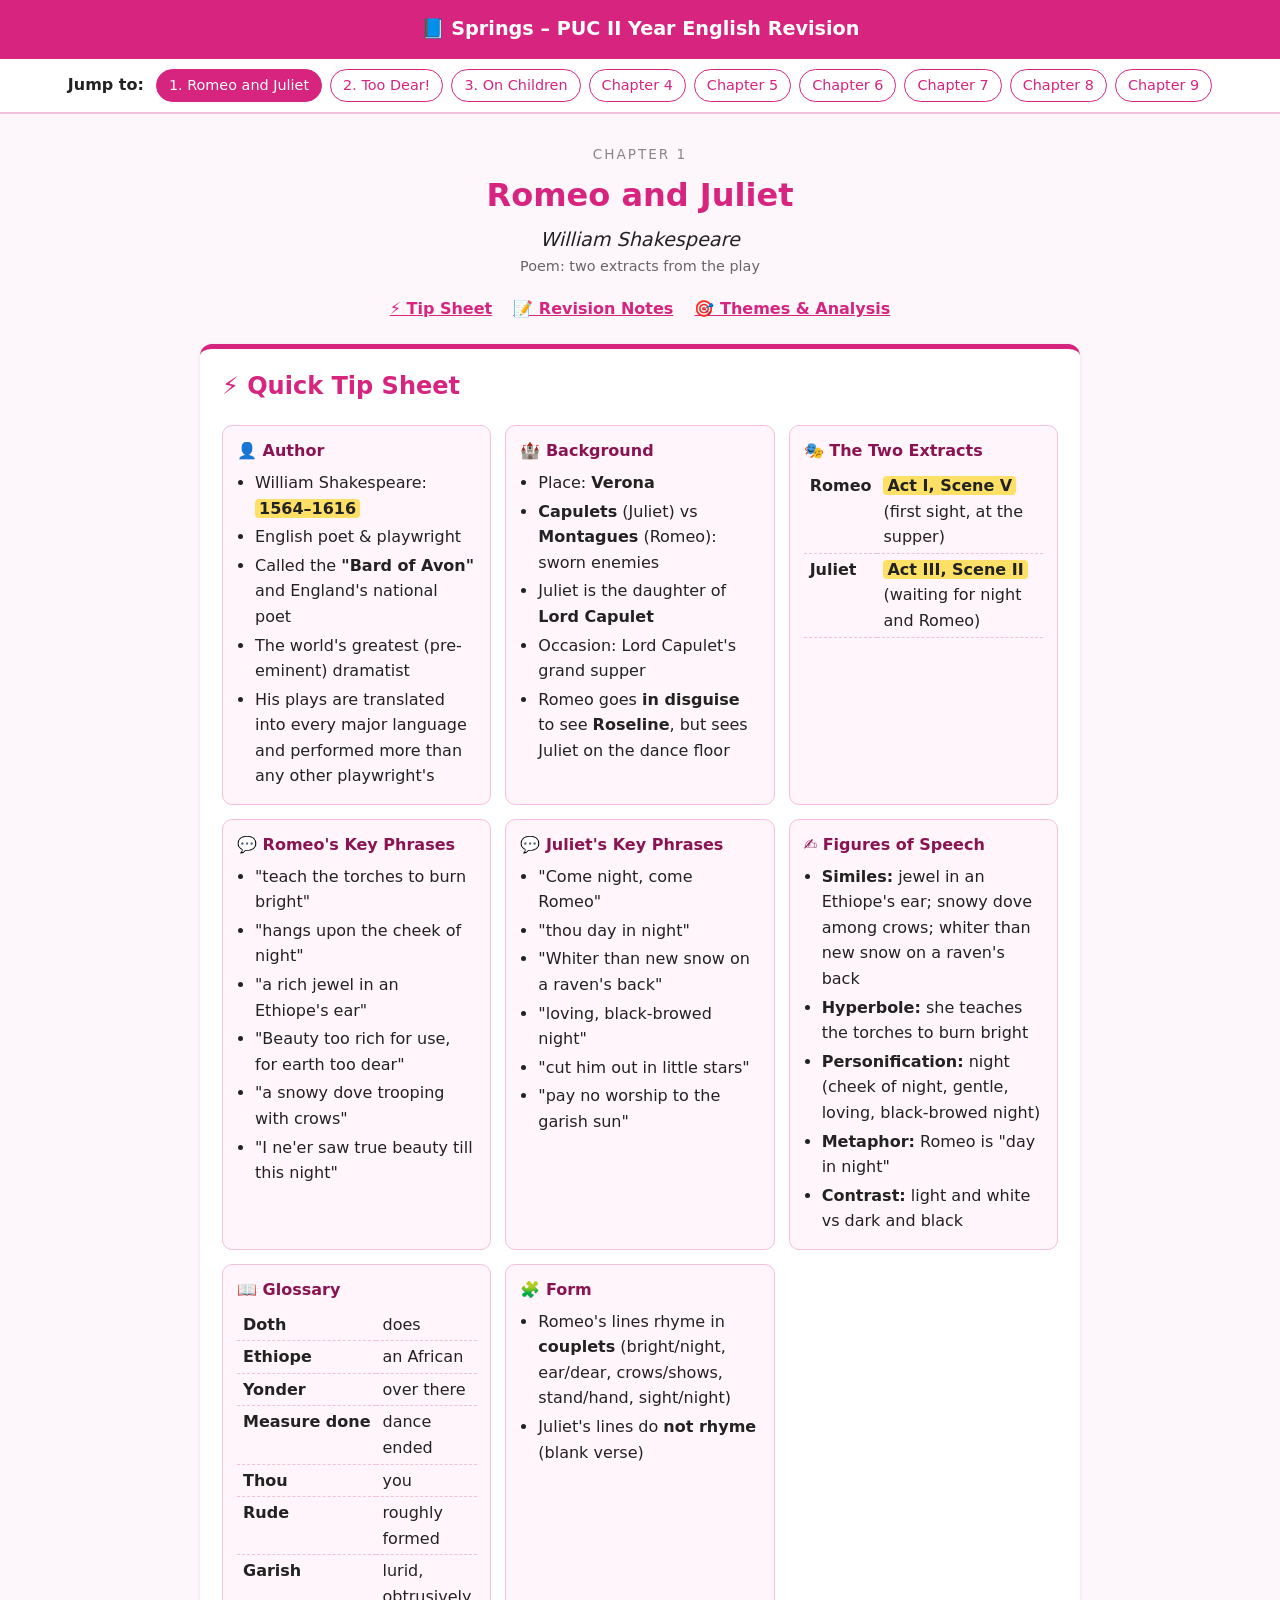
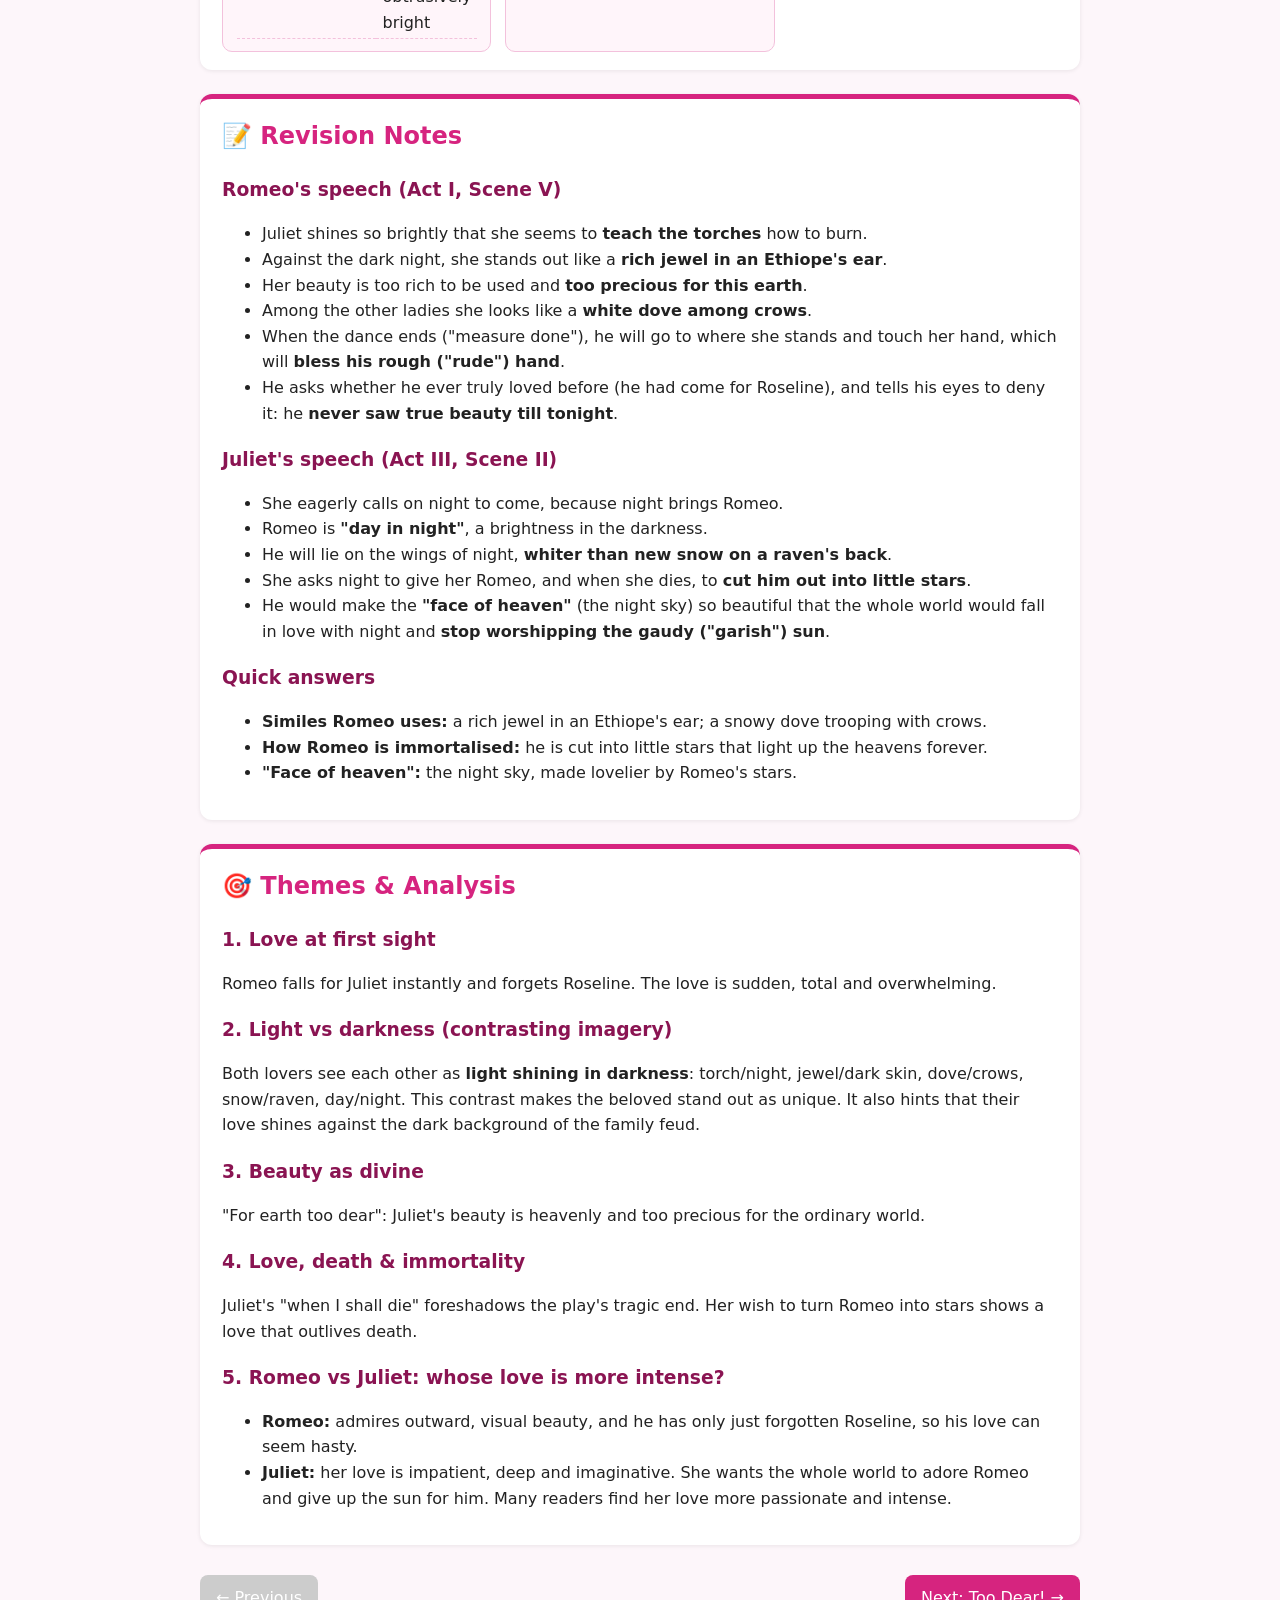
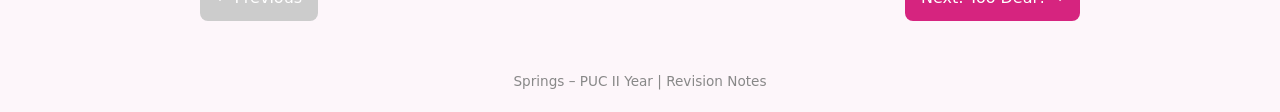
<file: index.html>
<!DOCTYPE html>
<html lang="en">
<head>
  <meta charset="UTF-8">
  <meta name="viewport" content="width=device-width, initial-scale=1.0">
  <title>Ch 1: Romeo and Juliet | Springs Revision</title>
  <link rel="stylesheet" href="style.css">
</head>
<body>

<header class="site">
  <a href="index.html">📘 Springs – PUC II Year English Revision</a>
</header>

<nav class="chapters">
  <span class="label">Jump to:</span>
  <a href="index.html" class="current">1. Romeo and Juliet</a>
  <a href="chapter2.html">2. Too Dear!</a>
  <a href="chapter3.html">3. On Children</a>
  <a href="chapter4.html">Chapter 4</a>
  <a href="chapter5.html">Chapter 5</a>
  <a href="chapter6.html">Chapter 6</a>
  <a href="chapter7.html">Chapter 7</a>
  <a href="chapter8.html">Chapter 8</a>
  <a href="chapter9.html">Chapter 9</a>
</nav>

<main>

  <div class="chapter-title">
    <div class="num">Chapter 1</div>
    <h1>Romeo and Juliet</h1>
    <div class="author">William Shakespeare</div>
    <div class="meta">Poem: two extracts from the play</div>
  </div>

  <div class="section-links">
    <a href="#tips">⚡ Tip Sheet</a>
    <a href="#notes">📝 Revision Notes</a>
    <a href="#themes">🎯 Themes &amp; Analysis</a>
  </div>

  <!-- ================= TIP SHEET ================= -->
  <section id="tips">
    <h2>⚡ Quick Tip Sheet</h2>
    <div class="tips">

      <div class="tip-card">
        <h3>👤 Author</h3>
        <ul>
          <li>William Shakespeare: <span class="hl">1564–1616</span></li>
          <li>English poet &amp; playwright</li>
          <li>Called the <b>"Bard of Avon"</b> and England's national poet</li>
          <li>The world's greatest (pre-eminent) dramatist</li>
          <li>His plays are translated into every major language and performed more than any other playwright's</li>
        </ul>
      </div>

      <div class="tip-card">
        <h3>🏰 Background</h3>
        <ul>
          <li>Place: <b>Verona</b></li>
          <li><b>Capulets</b> (Juliet) vs <b>Montagues</b> (Romeo): sworn enemies</li>
          <li>Juliet is the daughter of <b>Lord Capulet</b></li>
          <li>Occasion: Lord Capulet's grand supper</li>
          <li>Romeo goes <b>in disguise</b> to see <b>Roseline</b>, but sees Juliet on the dance floor</li>
        </ul>
      </div>

      <div class="tip-card">
        <h3>🎭 The Two Extracts</h3>
        <table>
          <tr><td>Romeo</td><td><span class="hl">Act I, Scene V</span> (first sight, at the supper)</td></tr>
          <tr><td>Juliet</td><td><span class="hl">Act III, Scene II</span> (waiting for night and Romeo)</td></tr>
        </table>
      </div>

      <div class="tip-card">
        <h3>💬 Romeo's Key Phrases</h3>
        <ul>
          <li>"teach the torches to burn bright"</li>
          <li>"hangs upon the cheek of night"</li>
          <li>"a rich jewel in an Ethiope's ear"</li>
          <li>"Beauty too rich for use, for earth too dear"</li>
          <li>"a snowy dove trooping with crows"</li>
          <li>"I ne'er saw true beauty till this night"</li>
        </ul>
      </div>

      <div class="tip-card">
        <h3>💬 Juliet's Key Phrases</h3>
        <ul>
          <li>"Come night, come Romeo"</li>
          <li>"thou day in night"</li>
          <li>"Whiter than new snow on a raven's back"</li>
          <li>"loving, black-browed night"</li>
          <li>"cut him out in little stars"</li>
          <li>"pay no worship to the garish sun"</li>
        </ul>
      </div>

      <div class="tip-card">
        <h3>✍️ Figures of Speech</h3>
        <ul>
          <li><b>Similes:</b> jewel in an Ethiope's ear; snowy dove among crows; whiter than new snow on a raven's back</li>
          <li><b>Hyperbole:</b> she teaches the torches to burn bright</li>
          <li><b>Personification:</b> night (cheek of night, gentle, loving, black-browed night)</li>
          <li><b>Metaphor:</b> Romeo is "day in night"</li>
          <li><b>Contrast:</b> light and white vs dark and black</li>
        </ul>
      </div>

      <div class="tip-card">
        <h3>📖 Glossary</h3>
        <table>
          <tr><td>Doth</td><td>does</td></tr>
          <tr><td>Ethiope</td><td>an African</td></tr>
          <tr><td>Yonder</td><td>over there</td></tr>
          <tr><td>Measure done</td><td>dance ended</td></tr>
          <tr><td>Thou</td><td>you</td></tr>
          <tr><td>Rude</td><td>roughly formed</td></tr>
          <tr><td>Garish</td><td>lurid, obtrusively bright</td></tr>
        </table>
      </div>

      <div class="tip-card">
        <h3>🧩 Form</h3>
        <ul>
          <li>Romeo's lines rhyme in <b>couplets</b> (bright/night, ear/dear, crows/shows, stand/hand, sight/night)</li>
          <li>Juliet's lines do <b>not rhyme</b> (blank verse)</li>
        </ul>
      </div>

    </div>
  </section>

  <!-- ================= REVISION NOTES ================= -->
  <section id="notes">
    <h2>📝 Revision Notes</h2>

    <h3>Romeo's speech (Act I, Scene V)</h3>
    <ul>
      <li>Juliet shines so brightly that she seems to <b>teach the torches</b> how to burn.</li>
      <li>Against the dark night, she stands out like a <b>rich jewel in an Ethiope's ear</b>.</li>
      <li>Her beauty is too rich to be used and <b>too precious for this earth</b>.</li>
      <li>Among the other ladies she looks like a <b>white dove among crows</b>.</li>
      <li>When the dance ends ("measure done"), he will go to where she stands and touch her hand, which will <b>bless his rough ("rude") hand</b>.</li>
      <li>He asks whether he ever truly loved before (he had come for Roseline), and tells his eyes to deny it: he <b>never saw true beauty till tonight</b>.</li>
    </ul>

    <h3>Juliet's speech (Act III, Scene II)</h3>
    <ul>
      <li>She eagerly calls on night to come, because night brings Romeo.</li>
      <li>Romeo is <b>"day in night"</b>, a brightness in the darkness.</li>
      <li>He will lie on the wings of night, <b>whiter than new snow on a raven's back</b>.</li>
      <li>She asks night to give her Romeo, and when she dies, to <b>cut him out into little stars</b>.</li>
      <li>He would make the <b>"face of heaven"</b> (the night sky) so beautiful that the whole world would fall in love with night and <b>stop worshipping the gaudy ("garish") sun</b>.</li>
    </ul>

    <h3>Quick answers</h3>
    <ul>
      <li><b>Similes Romeo uses:</b> a rich jewel in an Ethiope's ear; a snowy dove trooping with crows.</li>
      <li><b>How Romeo is immortalised:</b> he is cut into little stars that light up the heavens forever.</li>
      <li><b>"Face of heaven":</b> the night sky, made lovelier by Romeo's stars.</li>
    </ul>
  </section>

  <!-- ================= THEMES ================= -->
  <section id="themes">
    <h2>🎯 Themes &amp; Analysis</h2>

    <h3>1. Love at first sight</h3>
    <p>Romeo falls for Juliet instantly and forgets Roseline. The love is sudden, total and overwhelming.</p>

    <h3>2. Light vs darkness (contrasting imagery)</h3>
    <p>Both lovers see each other as <b>light shining in darkness</b>: torch/night, jewel/dark skin, dove/crows, snow/raven, day/night. This contrast makes the beloved stand out as unique. It also hints that their love shines against the dark background of the family feud.</p>

    <h3>3. Beauty as divine</h3>
    <p>"For earth too dear": Juliet's beauty is heavenly and too precious for the ordinary world.</p>

    <h3>4. Love, death &amp; immortality</h3>
    <p>Juliet's "when I shall die" foreshadows the play's tragic end. Her wish to turn Romeo into stars shows a love that outlives death.</p>

    <h3>5. Romeo vs Juliet: whose love is more intense?</h3>
    <ul>
      <li><b>Romeo:</b> admires outward, visual beauty, and he has only just forgotten Roseline, so his love can seem hasty.</li>
      <li><b>Juliet:</b> her love is impatient, deep and imaginative. She wants the whole world to adore Romeo and give up the sun for him. Many readers find her love more passionate and intense.</li>
    </ul>
  </section>

  <div class="pager">
    <span class="disabled">← Previous</span>
    <a href="chapter2.html">Next: Too Dear! →</a>
  </div>

</main>

<footer>Springs – PUC II Year | Revision Notes</footer>

</body>
</html>
</file>
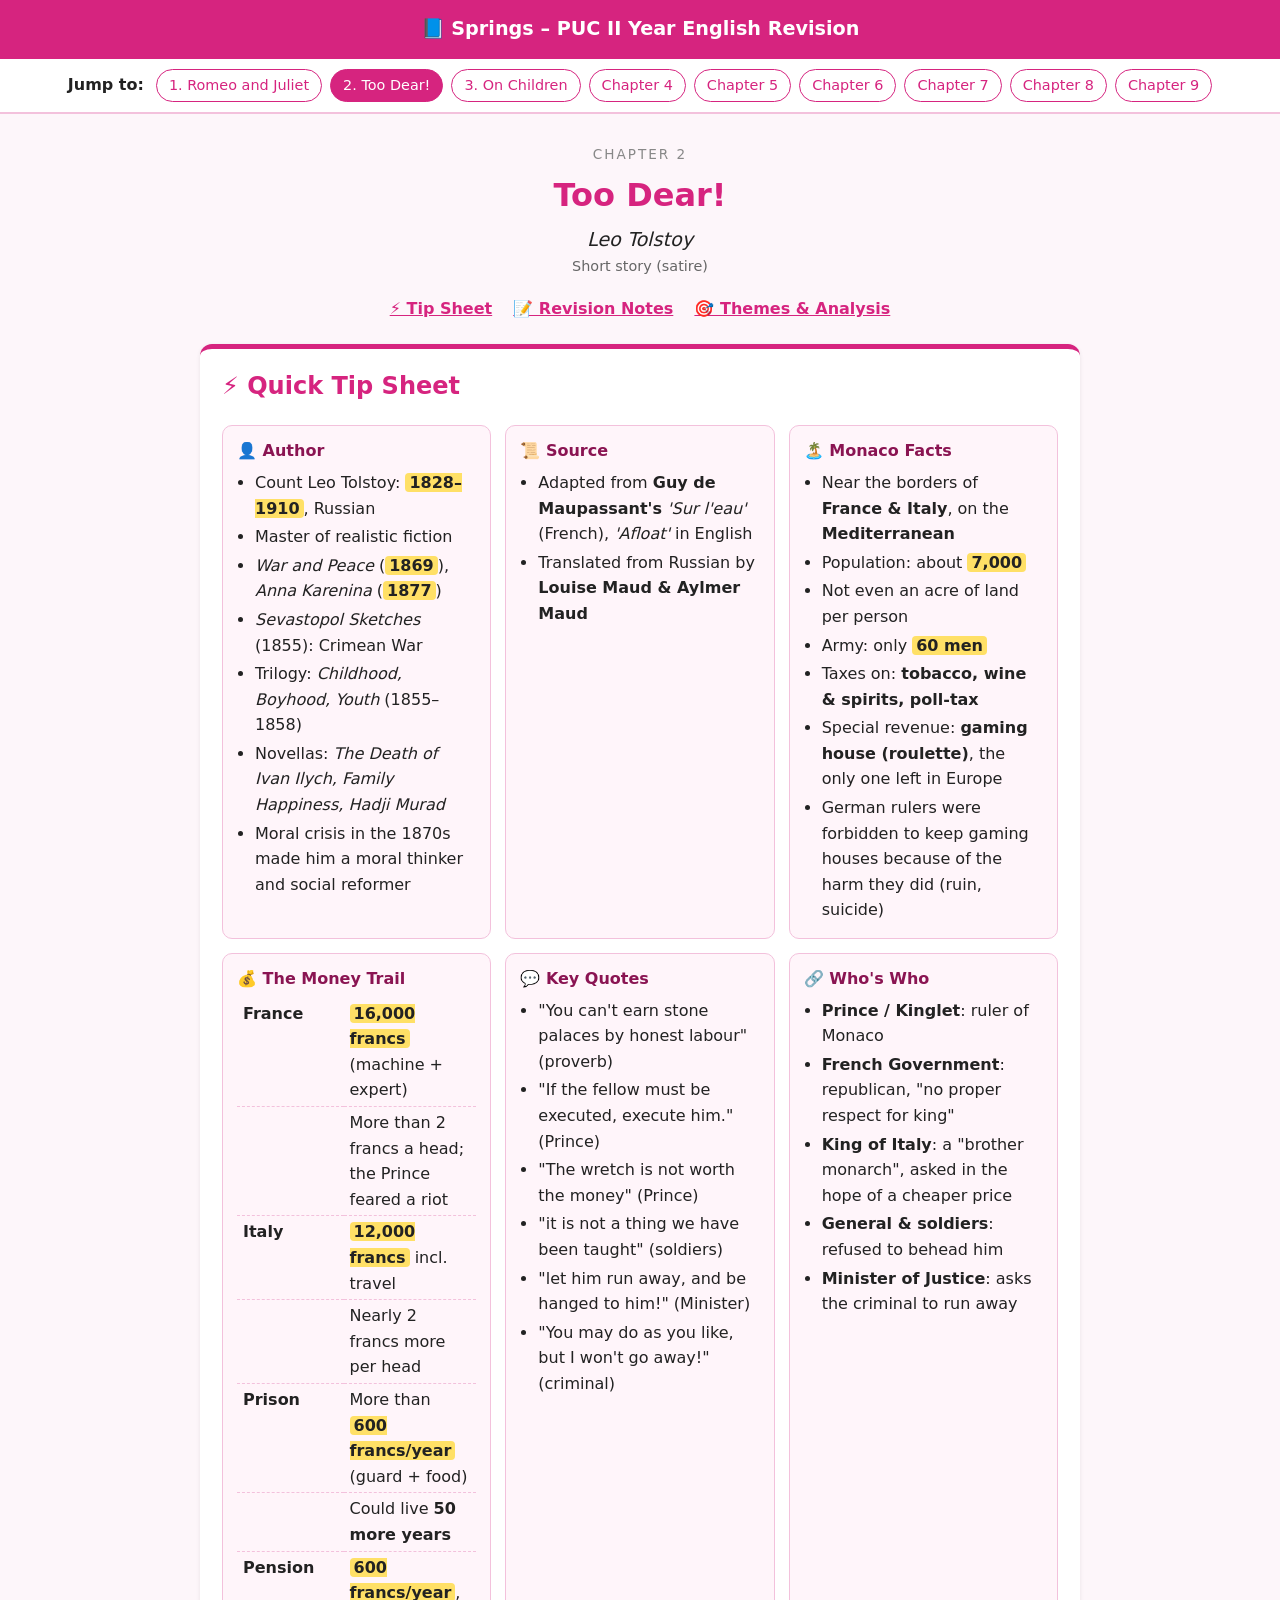
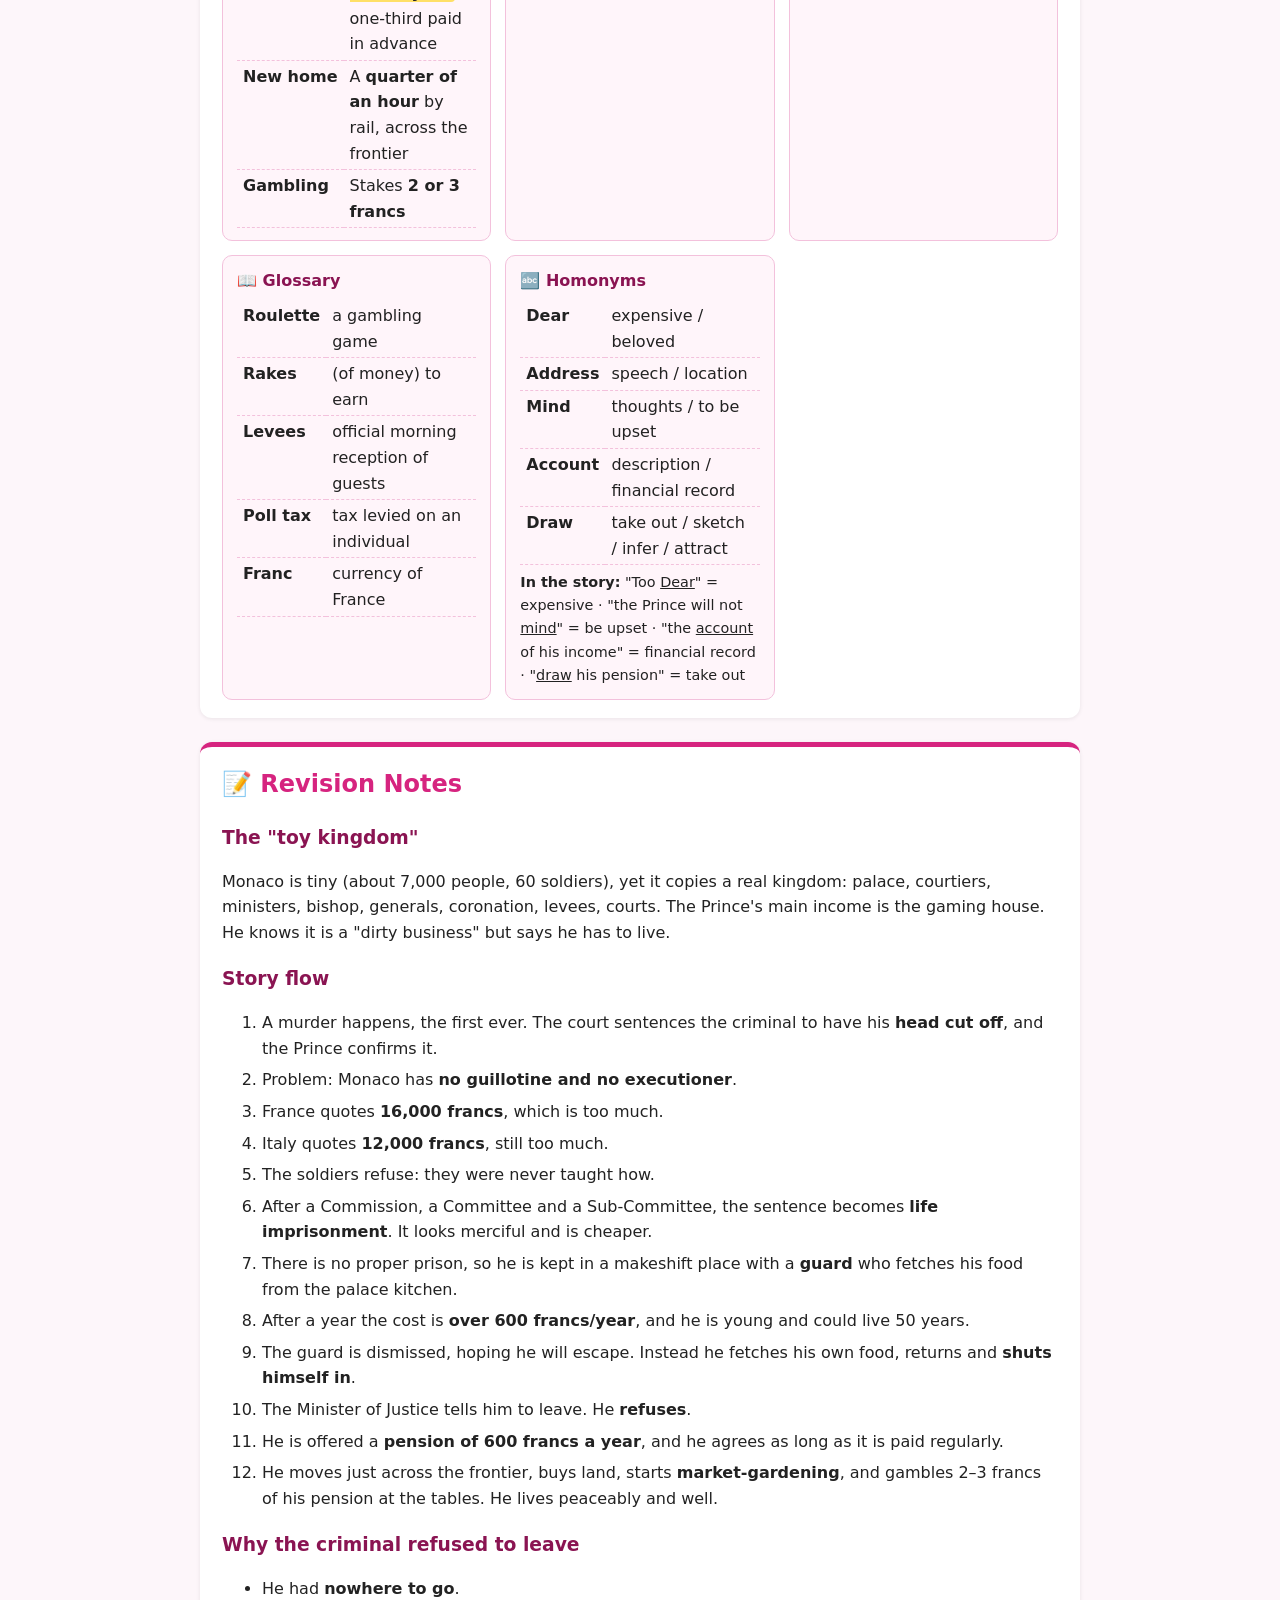
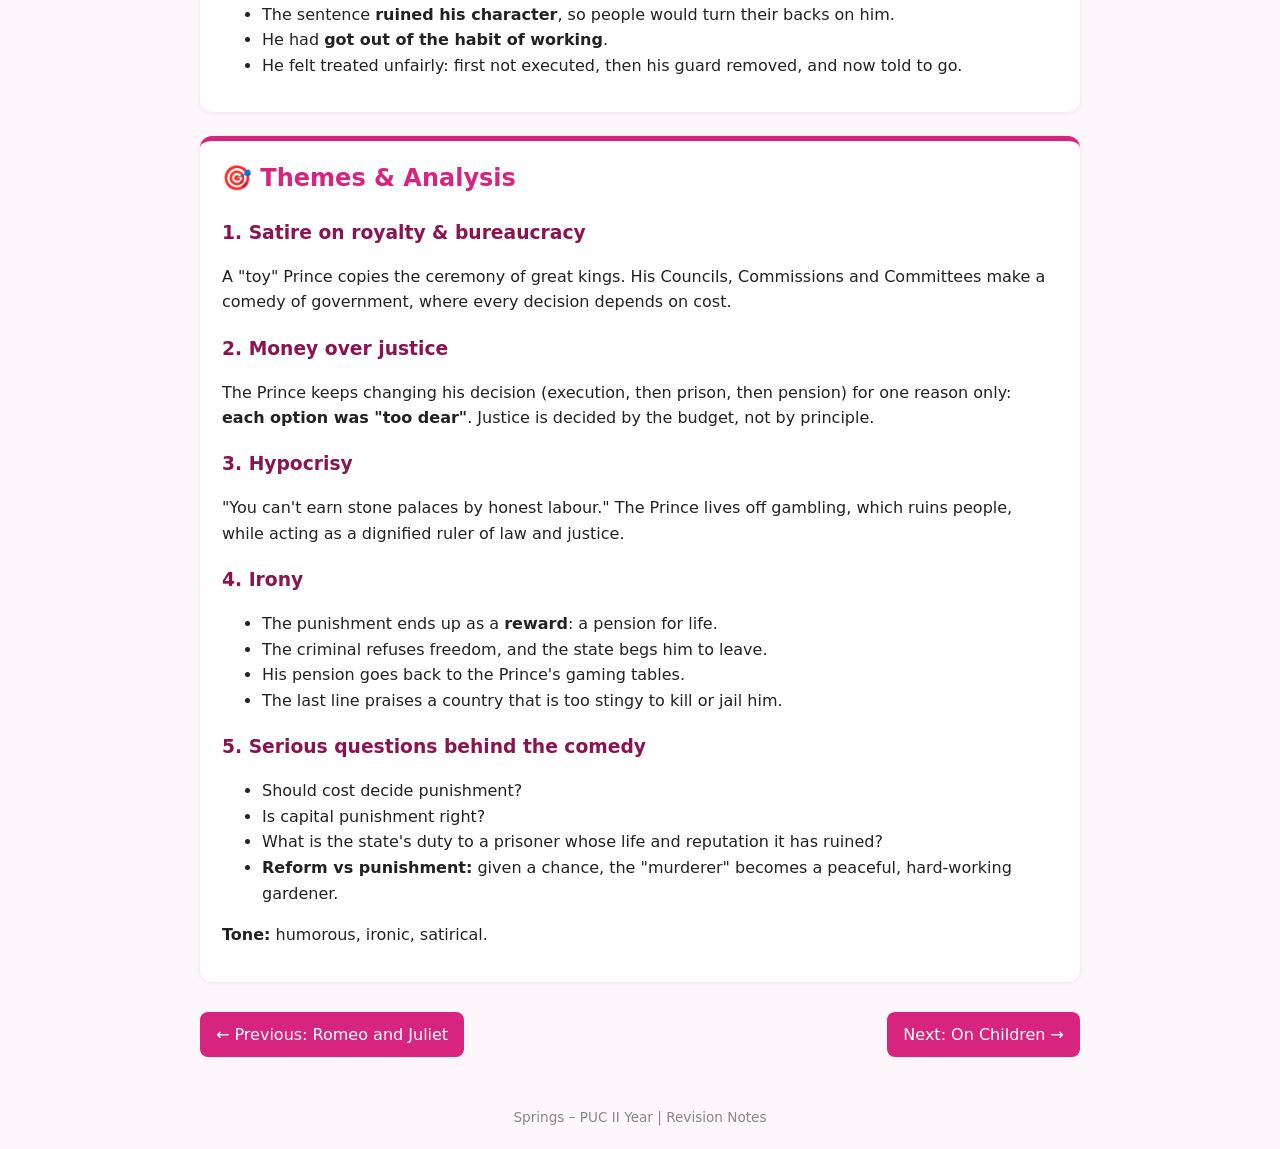
<file: chapter2.html>
<!DOCTYPE html>
<html lang="en">
<head>
  <meta charset="UTF-8">
  <meta name="viewport" content="width=device-width, initial-scale=1.0">
  <title>Ch 2: Too Dear! | Springs Revision</title>
  <link rel="stylesheet" href="style.css">
</head>
<body>

<header class="site">
  <a href="index.html">📘 Springs – PUC II Year English Revision</a>
</header>

<nav class="chapters">
  <span class="label">Jump to:</span>
  <a href="index.html">1. Romeo and Juliet</a>
  <a href="chapter2.html" class="current">2. Too Dear!</a>
  <a href="chapter3.html">3. On Children</a>
  <a href="chapter4.html">Chapter 4</a>
  <a href="chapter5.html">Chapter 5</a>
  <a href="chapter6.html">Chapter 6</a>
  <a href="chapter7.html">Chapter 7</a>
  <a href="chapter8.html">Chapter 8</a>
  <a href="chapter9.html">Chapter 9</a>
</nav>

<main>

  <div class="chapter-title">
    <div class="num">Chapter 2</div>
    <h1>Too Dear!</h1>
    <div class="author">Leo Tolstoy</div>
    <div class="meta">Short story (satire)</div>
  </div>

  <div class="section-links">
    <a href="#tips">⚡ Tip Sheet</a>
    <a href="#notes">📝 Revision Notes</a>
    <a href="#themes">🎯 Themes &amp; Analysis</a>
  </div>

  <!-- ================= TIP SHEET ================= -->
  <section id="tips">
    <h2>⚡ Quick Tip Sheet</h2>
    <div class="tips">

      <div class="tip-card">
        <h3>👤 Author</h3>
        <ul>
          <li>Count Leo Tolstoy: <span class="hl">1828–1910</span>, Russian</li>
          <li>Master of realistic fiction</li>
          <li><i>War and Peace</i> (<span class="hl">1869</span>), <i>Anna Karenina</i> (<span class="hl">1877</span>)</li>
          <li><i>Sevastopol Sketches</i> (1855): Crimean War</li>
          <li>Trilogy: <i>Childhood, Boyhood, Youth</i> (1855–1858)</li>
          <li>Novellas: <i>The Death of Ivan Ilych, Family Happiness, Hadji Murad</i></li>
          <li>Moral crisis in the 1870s made him a moral thinker and social reformer</li>
        </ul>
      </div>

      <div class="tip-card">
        <h3>📜 Source</h3>
        <ul>
          <li>Adapted from <b>Guy de Maupassant's</b> <i>'Sur l'eau'</i> (French), <i>'Afloat'</i> in English</li>
          <li>Translated from Russian by <b>Louise Maud &amp; Aylmer Maud</b></li>
        </ul>
      </div>

      <div class="tip-card">
        <h3>🏝️ Monaco Facts</h3>
        <ul>
          <li>Near the borders of <b>France &amp; Italy</b>, on the <b>Mediterranean</b></li>
          <li>Population: about <span class="hl">7,000</span></li>
          <li>Not even an acre of land per person</li>
          <li>Army: only <span class="hl">60 men</span></li>
          <li>Taxes on: <b>tobacco, wine &amp; spirits, poll-tax</b></li>
          <li>Special revenue: <b>gaming house (roulette)</b>, the only one left in Europe</li>
          <li>German rulers were forbidden to keep gaming houses because of the harm they did (ruin, suicide)</li>
        </ul>
      </div>

      <div class="tip-card">
        <h3>💰 The Money Trail</h3>
        <table>
          <tr><td>France</td><td><span class="hl">16,000 francs</span> (machine + expert)</td></tr>
          <tr><td></td><td>More than 2 francs a head; the Prince feared a riot</td></tr>
          <tr><td>Italy</td><td><span class="hl">12,000 francs</span> incl. travel</td></tr>
          <tr><td></td><td>Nearly 2 francs more per head</td></tr>
          <tr><td>Prison</td><td>More than <span class="hl">600 francs/year</span> (guard + food)</td></tr>
          <tr><td></td><td>Could live <b>50 more years</b></td></tr>
          <tr><td>Pension</td><td><span class="hl">600 francs/year</span>, one-third paid in advance</td></tr>
          <tr><td>New home</td><td>A <b>quarter of an hour</b> by rail, across the frontier</td></tr>
          <tr><td>Gambling</td><td>Stakes <b>2 or 3 francs</b></td></tr>
        </table>
      </div>

      <div class="tip-card">
        <h3>💬 Key Quotes</h3>
        <ul>
          <li>"You can't earn stone palaces by honest labour" (proverb)</li>
          <li>"If the fellow must be executed, execute him." (Prince)</li>
          <li>"The wretch is not worth the money" (Prince)</li>
          <li>"it is not a thing we have been taught" (soldiers)</li>
          <li>"let him run away, and be hanged to him!" (Minister)</li>
          <li>"You may do as you like, but I won't go away!" (criminal)</li>
        </ul>
      </div>

      <div class="tip-card">
        <h3>🔗 Who's Who</h3>
        <ul>
          <li><b>Prince / Kinglet</b>: ruler of Monaco</li>
          <li><b>French Government</b>: republican, "no proper respect for king"</li>
          <li><b>King of Italy</b>: a "brother monarch", asked in the hope of a cheaper price</li>
          <li><b>General &amp; soldiers</b>: refused to behead him</li>
          <li><b>Minister of Justice</b>: asks the criminal to run away</li>
        </ul>
      </div>

      <div class="tip-card">
        <h3>📖 Glossary</h3>
        <table>
          <tr><td>Roulette</td><td>a gambling game</td></tr>
          <tr><td>Rakes</td><td>(of money) to earn</td></tr>
          <tr><td>Levees</td><td>official morning reception of guests</td></tr>
          <tr><td>Poll tax</td><td>tax levied on an individual</td></tr>
          <tr><td>Franc</td><td>currency of France</td></tr>
        </table>
      </div>

      <div class="tip-card">
        <h3>🔤 Homonyms</h3>
        <table>
          <tr><td>Dear</td><td>expensive / beloved</td></tr>
          <tr><td>Address</td><td>speech / location</td></tr>
          <tr><td>Mind</td><td>thoughts / to be upset</td></tr>
          <tr><td>Account</td><td>description / financial record</td></tr>
          <tr><td>Draw</td><td>take out / sketch / infer / attract</td></tr>
        </table>
        <p style="margin:6px 0 0;font-size:0.9rem;"><b>In the story:</b> "Too <u>Dear</u>" = expensive · "the Prince will not <u>mind</u>" = be upset · "the <u>account</u> of his income" = financial record · "<u>draw</u> his pension" = take out</p>
      </div>

    </div>
  </section>

  <!-- ================= REVISION NOTES ================= -->
  <section id="notes">
    <h2>📝 Revision Notes</h2>

    <h3>The "toy kingdom"</h3>
    <p>Monaco is tiny (about 7,000 people, 60 soldiers), yet it copies a real kingdom: palace, courtiers, ministers, bishop, generals, coronation, levees, courts. The Prince's main income is the gaming house. He knows it is a "dirty business" but says he has to live.</p>

    <h3>Story flow</h3>
    <ol class="flow">
      <li>A murder happens, the first ever. The court sentences the criminal to have his <b>head cut off</b>, and the Prince confirms it.</li>
      <li>Problem: Monaco has <b>no guillotine and no executioner</b>.</li>
      <li>France quotes <b>16,000 francs</b>, which is too much.</li>
      <li>Italy quotes <b>12,000 francs</b>, still too much.</li>
      <li>The soldiers refuse: they were never taught how.</li>
      <li>After a Commission, a Committee and a Sub-Committee, the sentence becomes <b>life imprisonment</b>. It looks merciful and is cheaper.</li>
      <li>There is no proper prison, so he is kept in a makeshift place with a <b>guard</b> who fetches his food from the palace kitchen.</li>
      <li>After a year the cost is <b>over 600 francs/year</b>, and he is young and could live 50 years.</li>
      <li>The guard is dismissed, hoping he will escape. Instead he fetches his own food, returns and <b>shuts himself in</b>.</li>
      <li>The Minister of Justice tells him to leave. He <b>refuses</b>.</li>
      <li>He is offered a <b>pension of 600 francs a year</b>, and he agrees as long as it is paid regularly.</li>
      <li>He moves just across the frontier, buys land, starts <b>market-gardening</b>, and gambles 2–3 francs of his pension at the tables. He lives peaceably and well.</li>
    </ol>

    <h3>Why the criminal refused to leave</h3>
    <ul>
      <li>He had <b>nowhere to go</b>.</li>
      <li>The sentence <b>ruined his character</b>, so people would turn their backs on him.</li>
      <li>He had <b>got out of the habit of working</b>.</li>
      <li>He felt treated unfairly: first not executed, then his guard removed, and now told to go.</li>
    </ul>
  </section>

  <!-- ================= THEMES ================= -->
  <section id="themes">
    <h2>🎯 Themes &amp; Analysis</h2>

    <h3>1. Satire on royalty &amp; bureaucracy</h3>
    <p>A "toy" Prince copies the ceremony of great kings. His Councils, Commissions and Committees make a comedy of government, where every decision depends on cost.</p>

    <h3>2. Money over justice</h3>
    <p>The Prince keeps changing his decision (execution, then prison, then pension) for one reason only: <b>each option was "too dear"</b>. Justice is decided by the budget, not by principle.</p>

    <h3>3. Hypocrisy</h3>
    <p>"You can't earn stone palaces by honest labour." The Prince lives off gambling, which ruins people, while acting as a dignified ruler of law and justice.</p>

    <h3>4. Irony</h3>
    <ul>
      <li>The punishment ends up as a <b>reward</b>: a pension for life.</li>
      <li>The criminal refuses freedom, and the state begs him to leave.</li>
      <li>His pension goes back to the Prince's gaming tables.</li>
      <li>The last line praises a country that is too stingy to kill or jail him.</li>
    </ul>

    <h3>5. Serious questions behind the comedy</h3>
    <ul>
      <li>Should cost decide punishment?</li>
      <li>Is capital punishment right?</li>
      <li>What is the state's duty to a prisoner whose life and reputation it has ruined?</li>
      <li><b>Reform vs punishment:</b> given a chance, the "murderer" becomes a peaceful, hard-working gardener.</li>
    </ul>

    <p><b>Tone:</b> humorous, ironic, satirical.</p>
  </section>

  <div class="pager">
    <a href="index.html">← Previous: Romeo and Juliet</a>
    <a href="chapter3.html">Next: On Children →</a>
  </div>

</main>

<footer>Springs – PUC II Year | Revision Notes</footer>

</body>
</html>
</file>
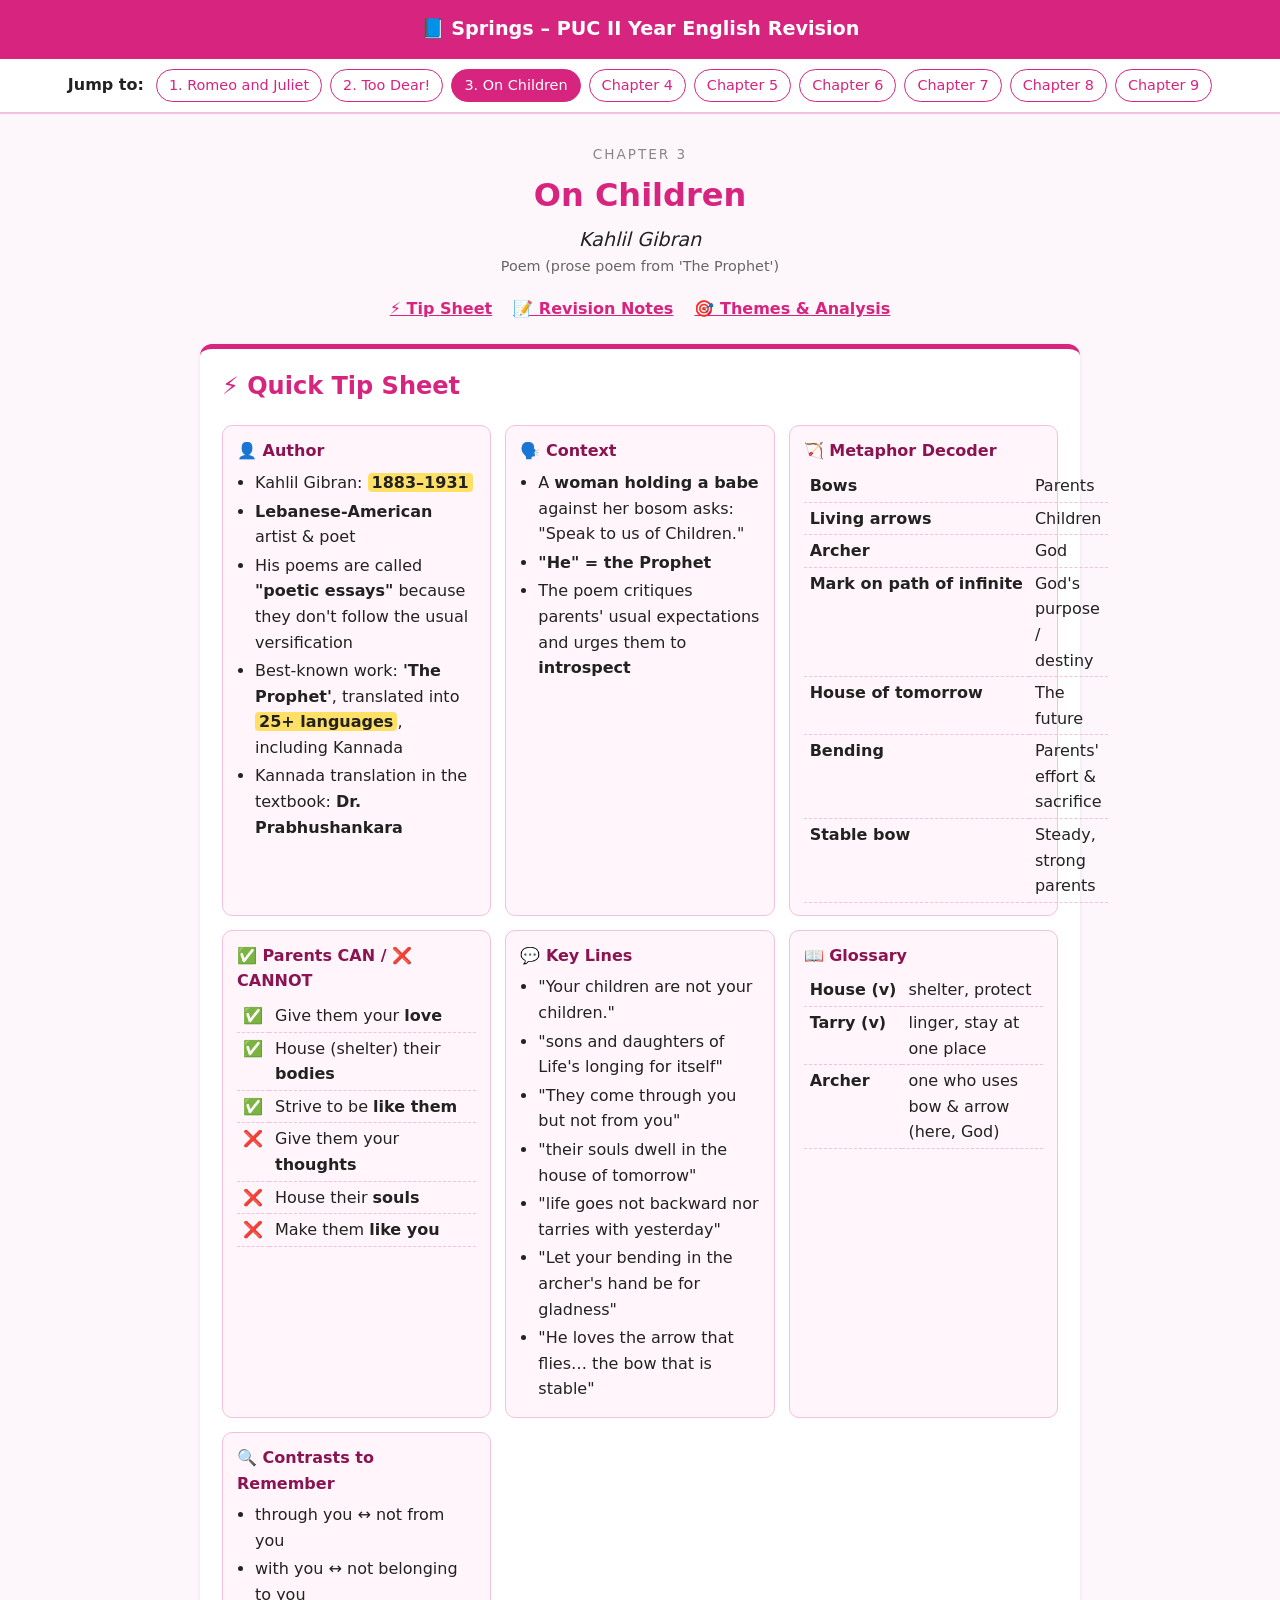
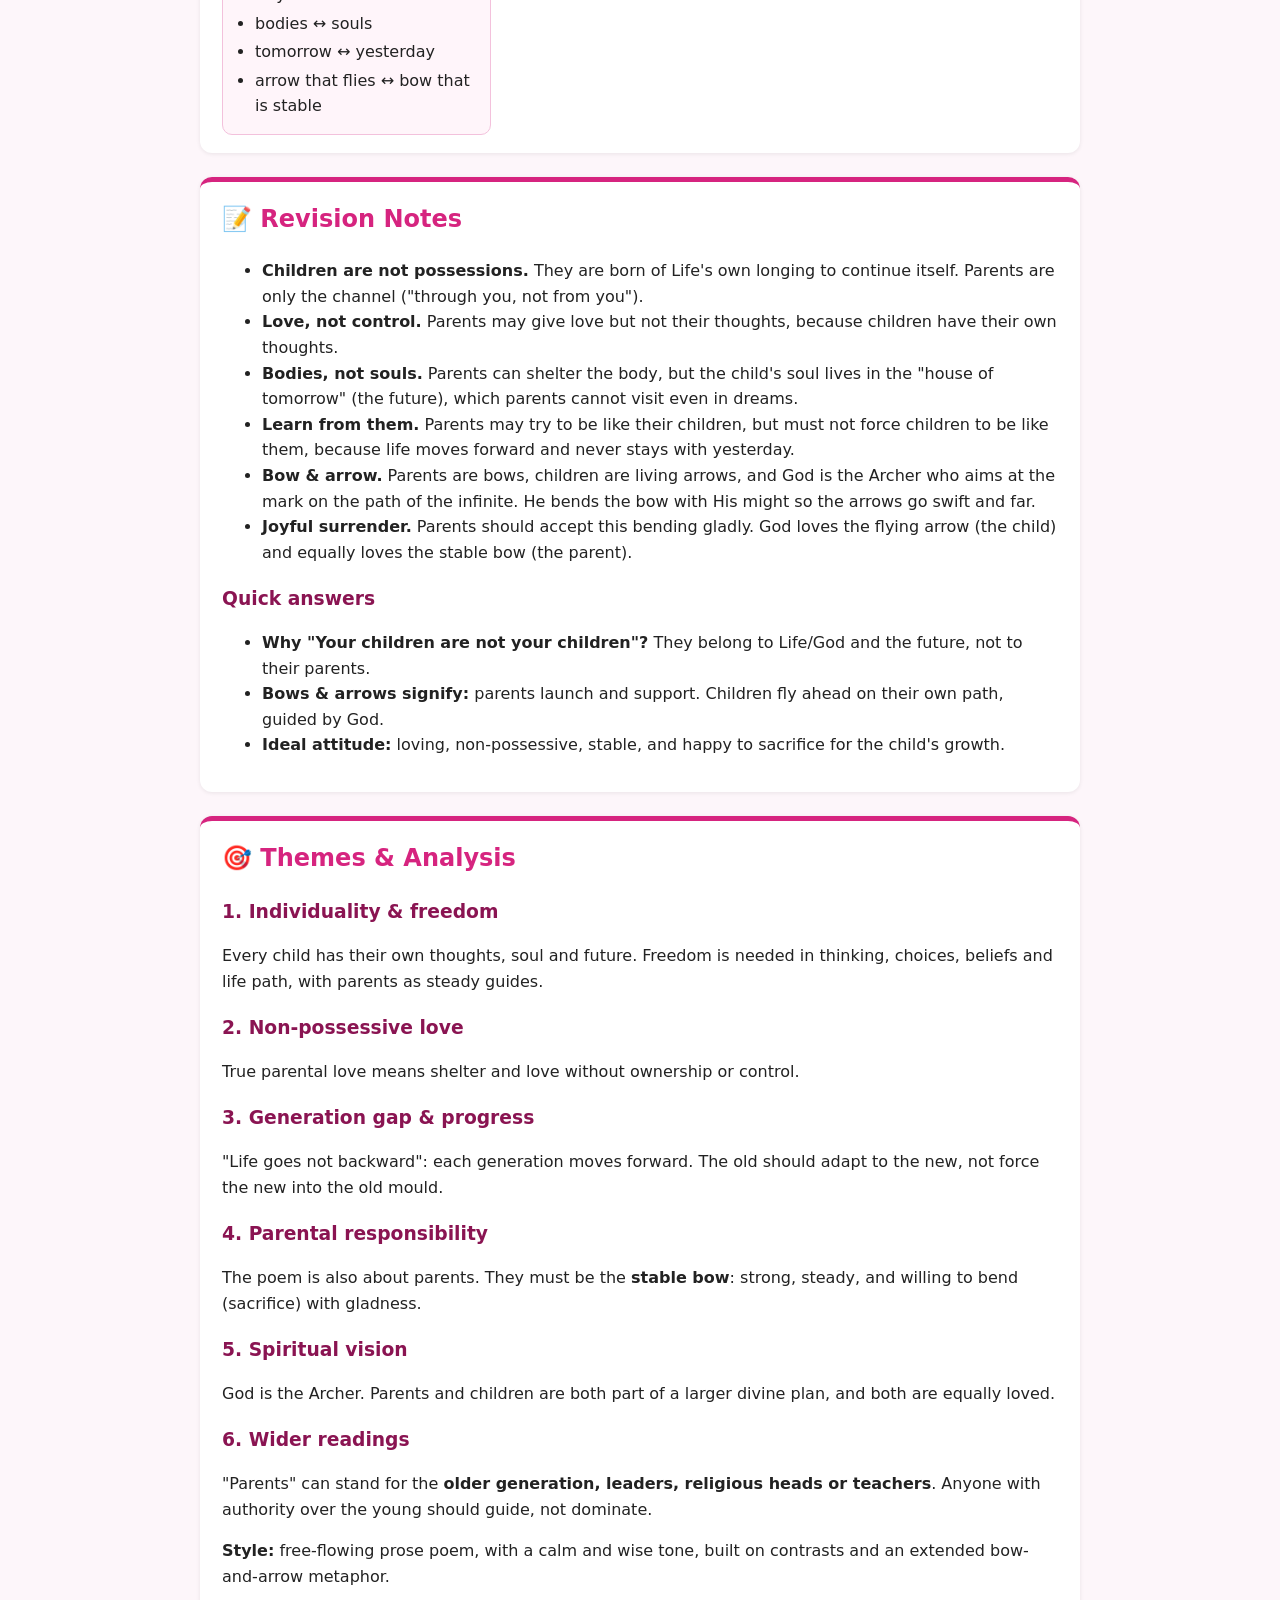
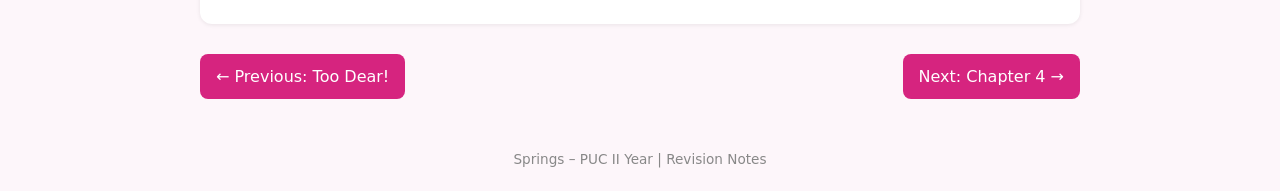
<file: chapter3.html>
<!DOCTYPE html>
<html lang="en">
<head>
  <meta charset="UTF-8">
  <meta name="viewport" content="width=device-width, initial-scale=1.0">
  <title>Ch 3: On Children | Springs Revision</title>
  <link rel="stylesheet" href="style.css">
</head>
<body>

<header class="site">
  <a href="index.html">📘 Springs – PUC II Year English Revision</a>
</header>

<nav class="chapters">
  <span class="label">Jump to:</span>
  <a href="index.html">1. Romeo and Juliet</a>
  <a href="chapter2.html">2. Too Dear!</a>
  <a href="chapter3.html" class="current">3. On Children</a>
  <a href="chapter4.html">Chapter 4</a>
  <a href="chapter5.html">Chapter 5</a>
  <a href="chapter6.html">Chapter 6</a>
  <a href="chapter7.html">Chapter 7</a>
  <a href="chapter8.html">Chapter 8</a>
  <a href="chapter9.html">Chapter 9</a>
</nav>

<main>

  <div class="chapter-title">
    <div class="num">Chapter 3</div>
    <h1>On Children</h1>
    <div class="author">Kahlil Gibran</div>
    <div class="meta">Poem (prose poem from 'The Prophet')</div>
  </div>

  <div class="section-links">
    <a href="#tips">⚡ Tip Sheet</a>
    <a href="#notes">📝 Revision Notes</a>
    <a href="#themes">🎯 Themes &amp; Analysis</a>
  </div>

  <!-- ================= TIP SHEET ================= -->
  <section id="tips">
    <h2>⚡ Quick Tip Sheet</h2>
    <div class="tips">

      <div class="tip-card">
        <h3>👤 Author</h3>
        <ul>
          <li>Kahlil Gibran: <span class="hl">1883–1931</span></li>
          <li><b>Lebanese-American</b> artist &amp; poet</li>
          <li>His poems are called <b>"poetic essays"</b> because they don't follow the usual versification</li>
          <li>Best-known work: <b>'The Prophet'</b>, translated into <span class="hl">25+ languages</span>, including Kannada</li>
          <li>Kannada translation in the textbook: <b>Dr. Prabhushankara</b></li>
        </ul>
      </div>

      <div class="tip-card">
        <h3>🗣️ Context</h3>
        <ul>
          <li>A <b>woman holding a babe</b> against her bosom asks: "Speak to us of Children."</li>
          <li><b>"He" = the Prophet</b></li>
          <li>The poem critiques parents' usual expectations and urges them to <b>introspect</b></li>
        </ul>
      </div>

      <div class="tip-card">
        <h3>🏹 Metaphor Decoder</h3>
        <table>
          <tr><td>Bows</td><td>Parents</td></tr>
          <tr><td>Living arrows</td><td>Children</td></tr>
          <tr><td>Archer</td><td>God</td></tr>
          <tr><td>Mark on path of infinite</td><td>God's purpose / destiny</td></tr>
          <tr><td>House of tomorrow</td><td>The future</td></tr>
          <tr><td>Bending</td><td>Parents' effort &amp; sacrifice</td></tr>
          <tr><td>Stable bow</td><td>Steady, strong parents</td></tr>
        </table>
      </div>

      <div class="tip-card">
        <h3>✅ Parents CAN / ❌ CANNOT</h3>
        <table>
          <tr><td>✅</td><td>Give them your <b>love</b></td></tr>
          <tr><td>✅</td><td>House (shelter) their <b>bodies</b></td></tr>
          <tr><td>✅</td><td>Strive to be <b>like them</b></td></tr>
          <tr><td>❌</td><td>Give them your <b>thoughts</b></td></tr>
          <tr><td>❌</td><td>House their <b>souls</b></td></tr>
          <tr><td>❌</td><td>Make them <b>like you</b></td></tr>
        </table>
      </div>

      <div class="tip-card">
        <h3>💬 Key Lines</h3>
        <ul>
          <li>"Your children are not your children."</li>
          <li>"sons and daughters of Life's longing for itself"</li>
          <li>"They come through you but not from you"</li>
          <li>"their souls dwell in the house of tomorrow"</li>
          <li>"life goes not backward nor tarries with yesterday"</li>
          <li>"Let your bending in the archer's hand be for gladness"</li>
          <li>"He loves the arrow that flies… the bow that is stable"</li>
        </ul>
      </div>

      <div class="tip-card">
        <h3>📖 Glossary</h3>
        <table>
          <tr><td>House (v)</td><td>shelter, protect</td></tr>
          <tr><td>Tarry (v)</td><td>linger, stay at one place</td></tr>
          <tr><td>Archer</td><td>one who uses bow &amp; arrow (here, God)</td></tr>
        </table>
      </div>

      <div class="tip-card">
        <h3>🔍 Contrasts to Remember</h3>
        <ul>
          <li>through you ↔ not from you</li>
          <li>with you ↔ not belonging to you</li>
          <li>bodies ↔ souls</li>
          <li>tomorrow ↔ yesterday</li>
          <li>arrow that flies ↔ bow that is stable</li>
        </ul>
      </div>

    </div>
  </section>

  <!-- ================= REVISION NOTES ================= -->
  <section id="notes">
    <h2>📝 Revision Notes</h2>
    <ul>
      <li><b>Children are not possessions.</b> They are born of Life's own longing to continue itself. Parents are only the channel ("through you, not from you").</li>
      <li><b>Love, not control.</b> Parents may give love but not their thoughts, because children have their own thoughts.</li>
      <li><b>Bodies, not souls.</b> Parents can shelter the body, but the child's soul lives in the "house of tomorrow" (the future), which parents cannot visit even in dreams.</li>
      <li><b>Learn from them.</b> Parents may try to be like their children, but must not force children to be like them, because life moves forward and never stays with yesterday.</li>
      <li><b>Bow &amp; arrow.</b> Parents are bows, children are living arrows, and God is the Archer who aims at the mark on the path of the infinite. He bends the bow with His might so the arrows go swift and far.</li>
      <li><b>Joyful surrender.</b> Parents should accept this bending gladly. God loves the flying arrow (the child) and equally loves the stable bow (the parent).</li>
    </ul>

    <h3>Quick answers</h3>
    <ul>
      <li><b>Why "Your children are not your children"?</b> They belong to Life/God and the future, not to their parents.</li>
      <li><b>Bows &amp; arrows signify:</b> parents launch and support. Children fly ahead on their own path, guided by God.</li>
      <li><b>Ideal attitude:</b> loving, non-possessive, stable, and happy to sacrifice for the child's growth.</li>
    </ul>
  </section>

  <!-- ================= THEMES ================= -->
  <section id="themes">
    <h2>🎯 Themes &amp; Analysis</h2>

    <h3>1. Individuality &amp; freedom</h3>
    <p>Every child has their own thoughts, soul and future. Freedom is needed in thinking, choices, beliefs and life path, with parents as steady guides.</p>

    <h3>2. Non-possessive love</h3>
    <p>True parental love means shelter and love without ownership or control.</p>

    <h3>3. Generation gap &amp; progress</h3>
    <p>"Life goes not backward": each generation moves forward. The old should adapt to the new, not force the new into the old mould.</p>

    <h3>4. Parental responsibility</h3>
    <p>The poem is also about parents. They must be the <b>stable bow</b>: strong, steady, and willing to bend (sacrifice) with gladness.</p>

    <h3>5. Spiritual vision</h3>
    <p>God is the Archer. Parents and children are both part of a larger divine plan, and both are equally loved.</p>

    <h3>6. Wider readings</h3>
    <p>"Parents" can stand for the <b>older generation, leaders, religious heads or teachers</b>. Anyone with authority over the young should guide, not dominate.</p>

    <p><b>Style:</b> free-flowing prose poem, with a calm and wise tone, built on contrasts and an extended bow-and-arrow metaphor.</p>
  </section>

  <div class="pager">
    <a href="chapter2.html">← Previous: Too Dear!</a>
    <a href="chapter4.html">Next: Chapter 4 →</a>
  </div>

</main>

<footer>Springs – PUC II Year | Revision Notes</footer>

</body>
</html>
</file>
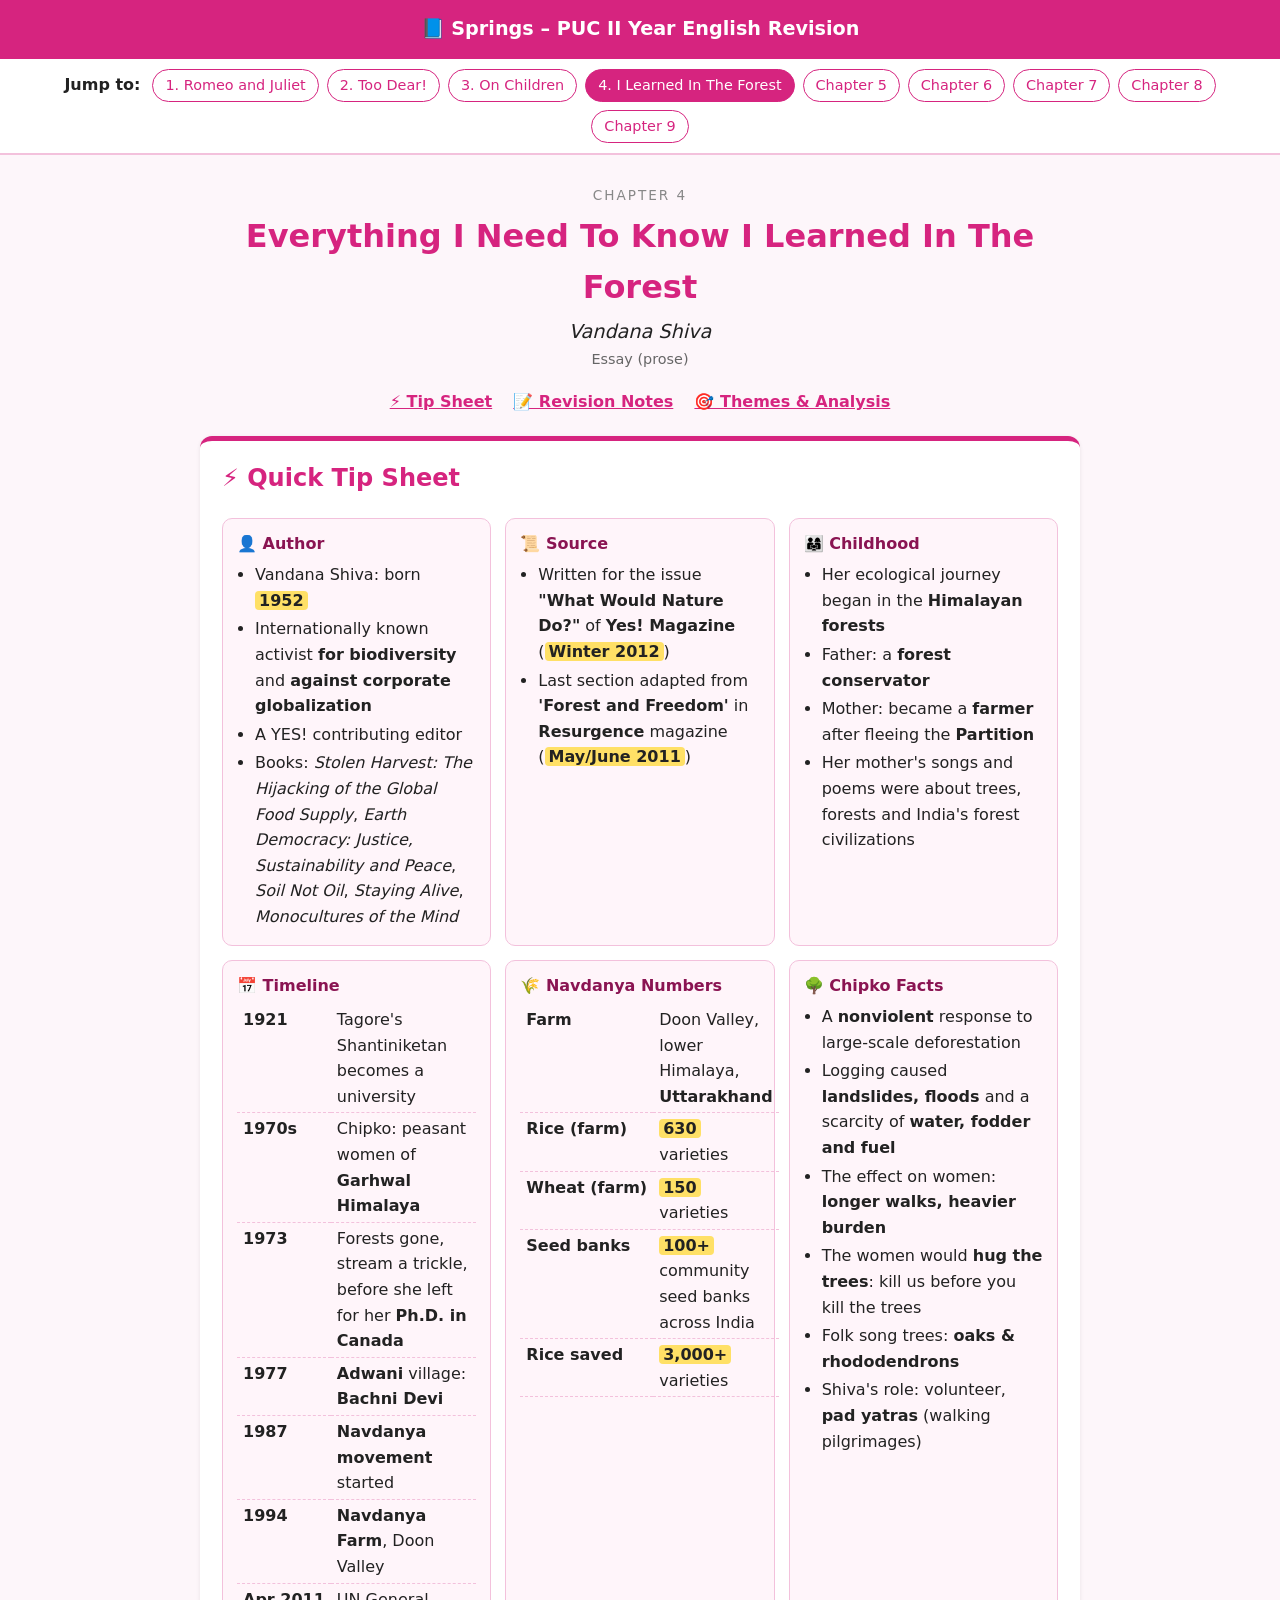
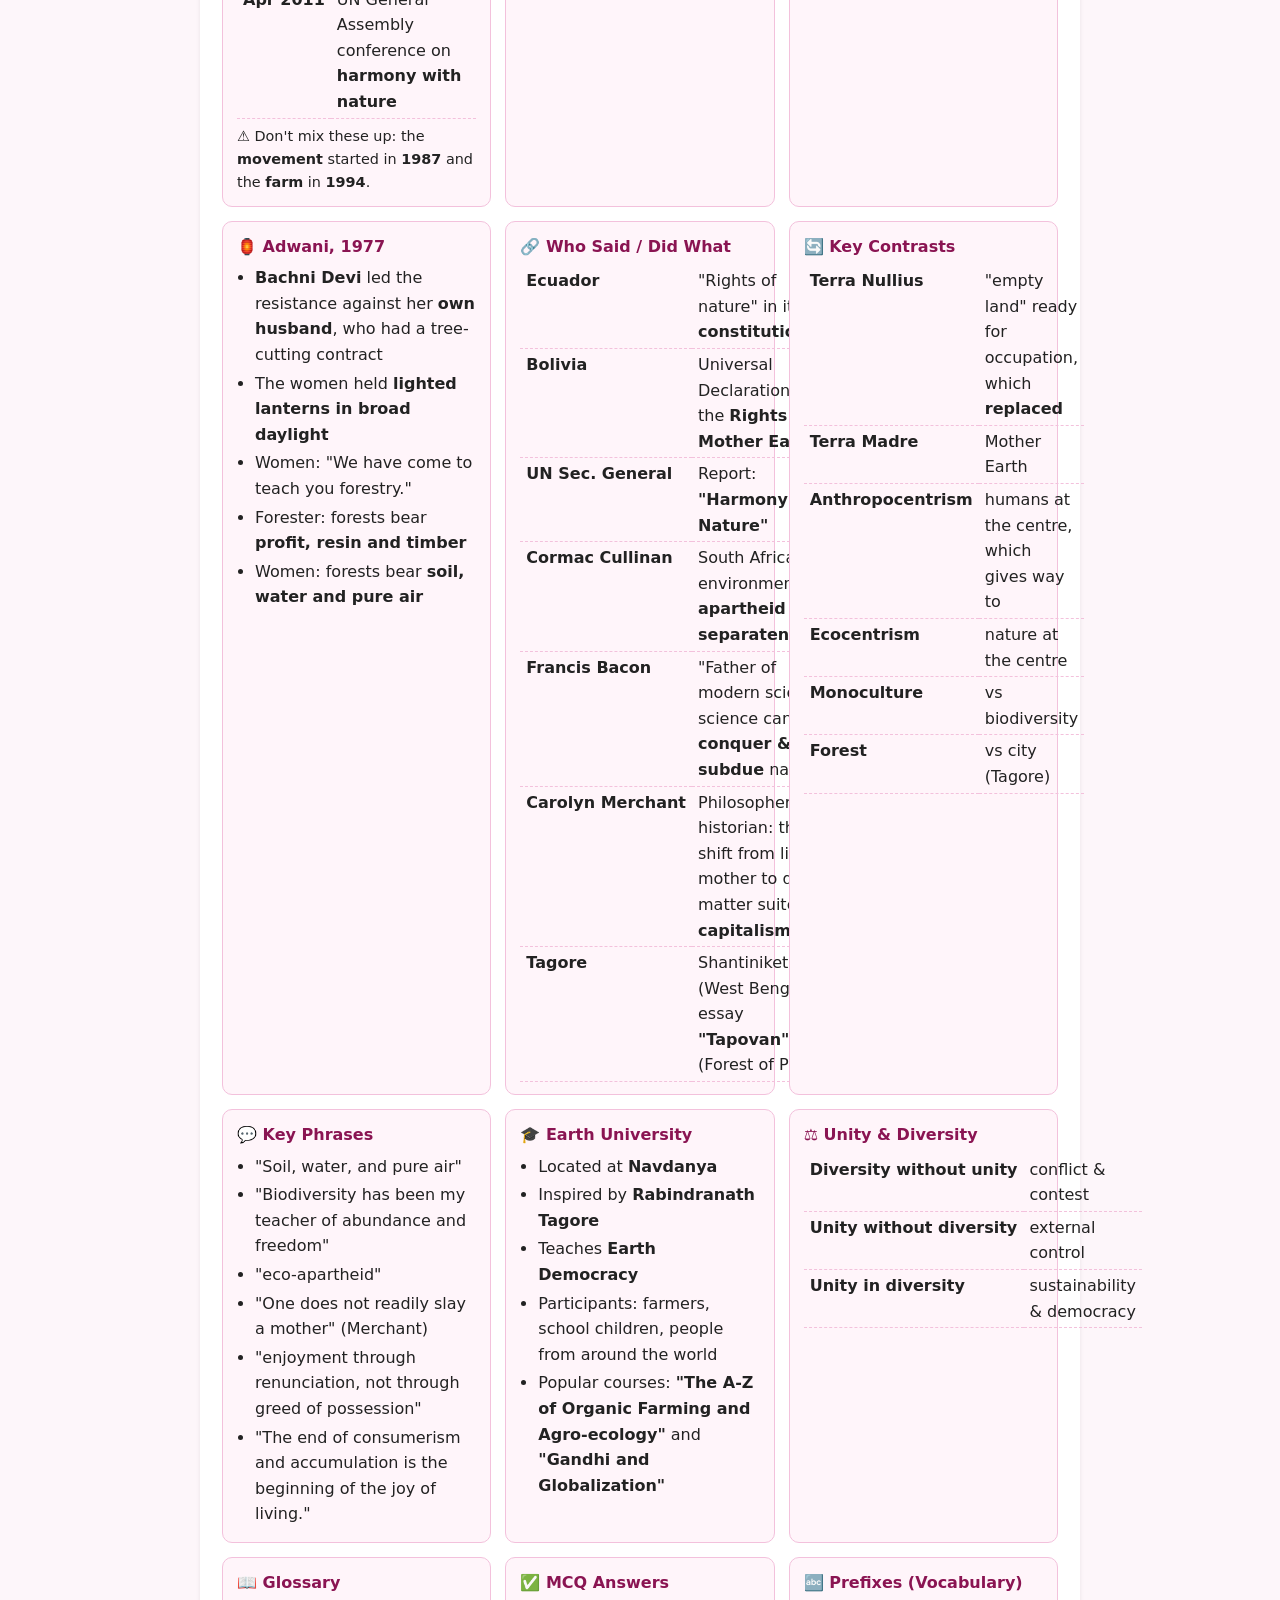
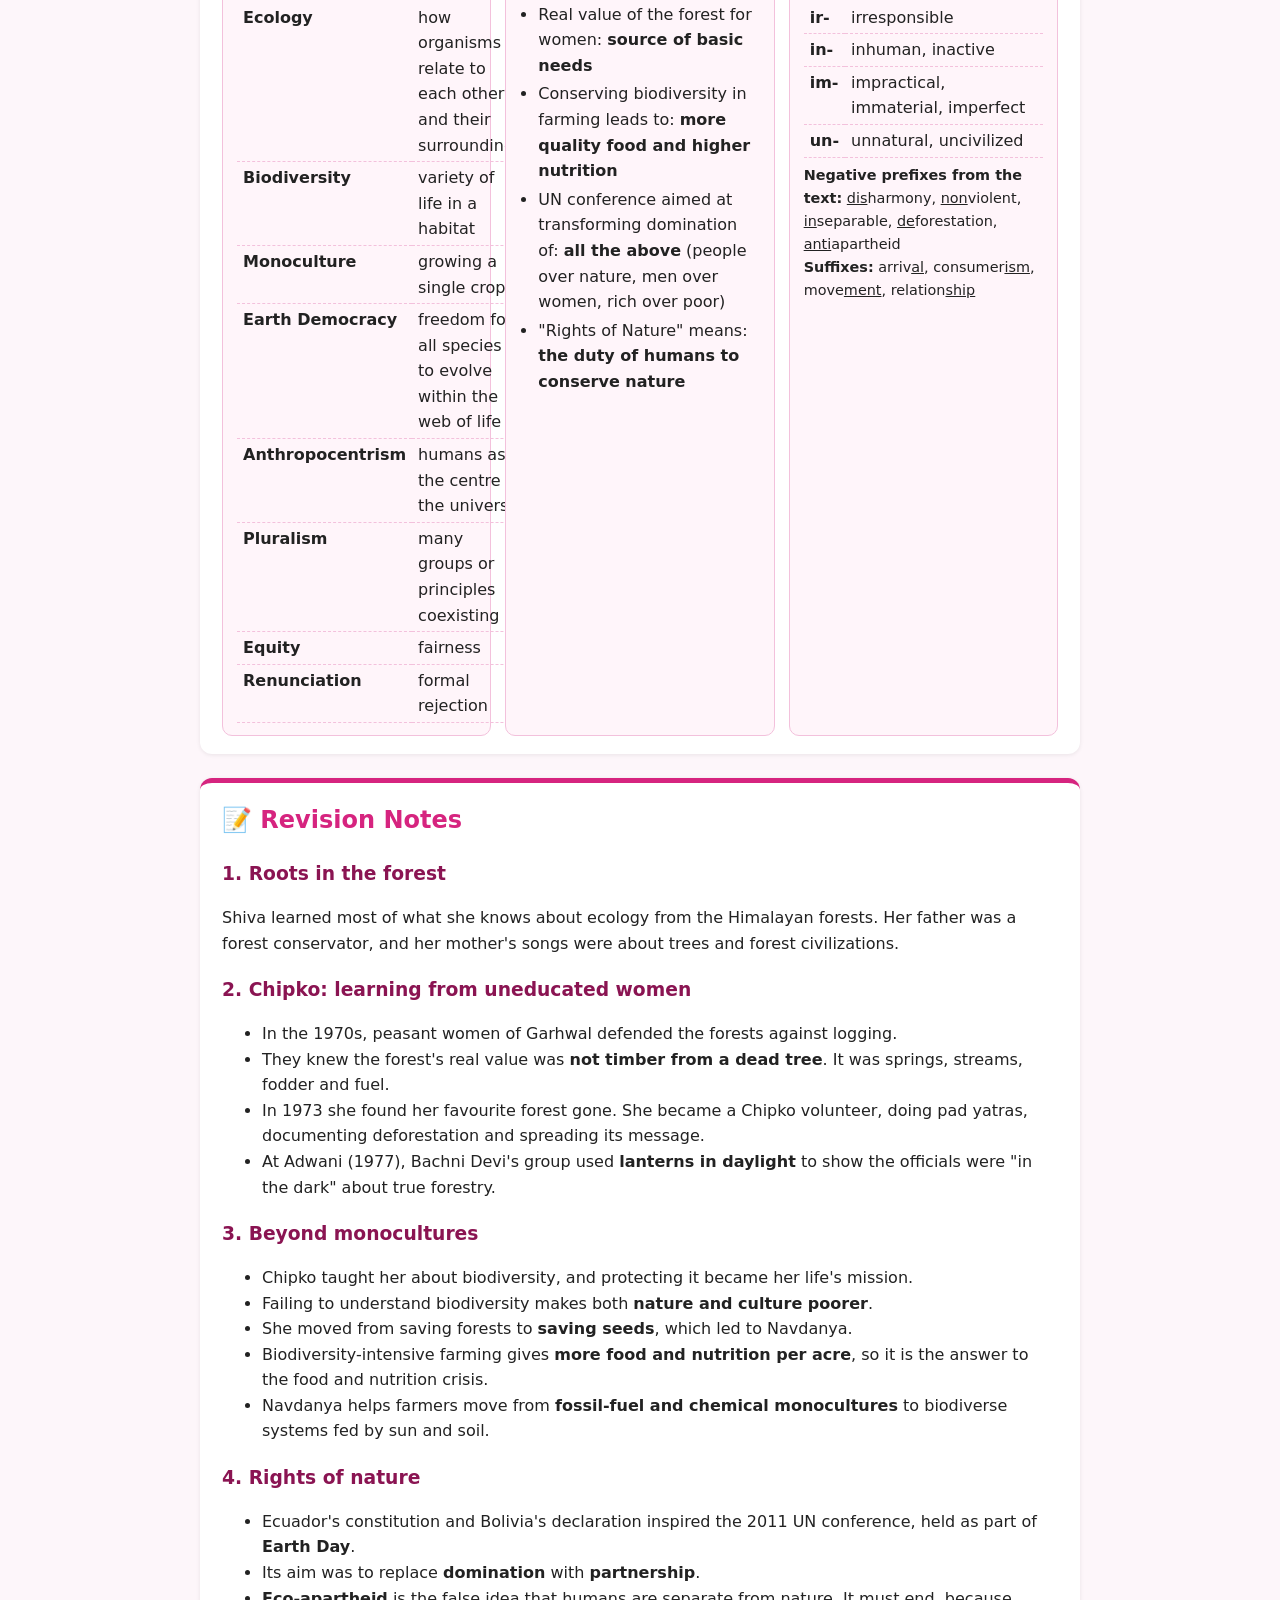
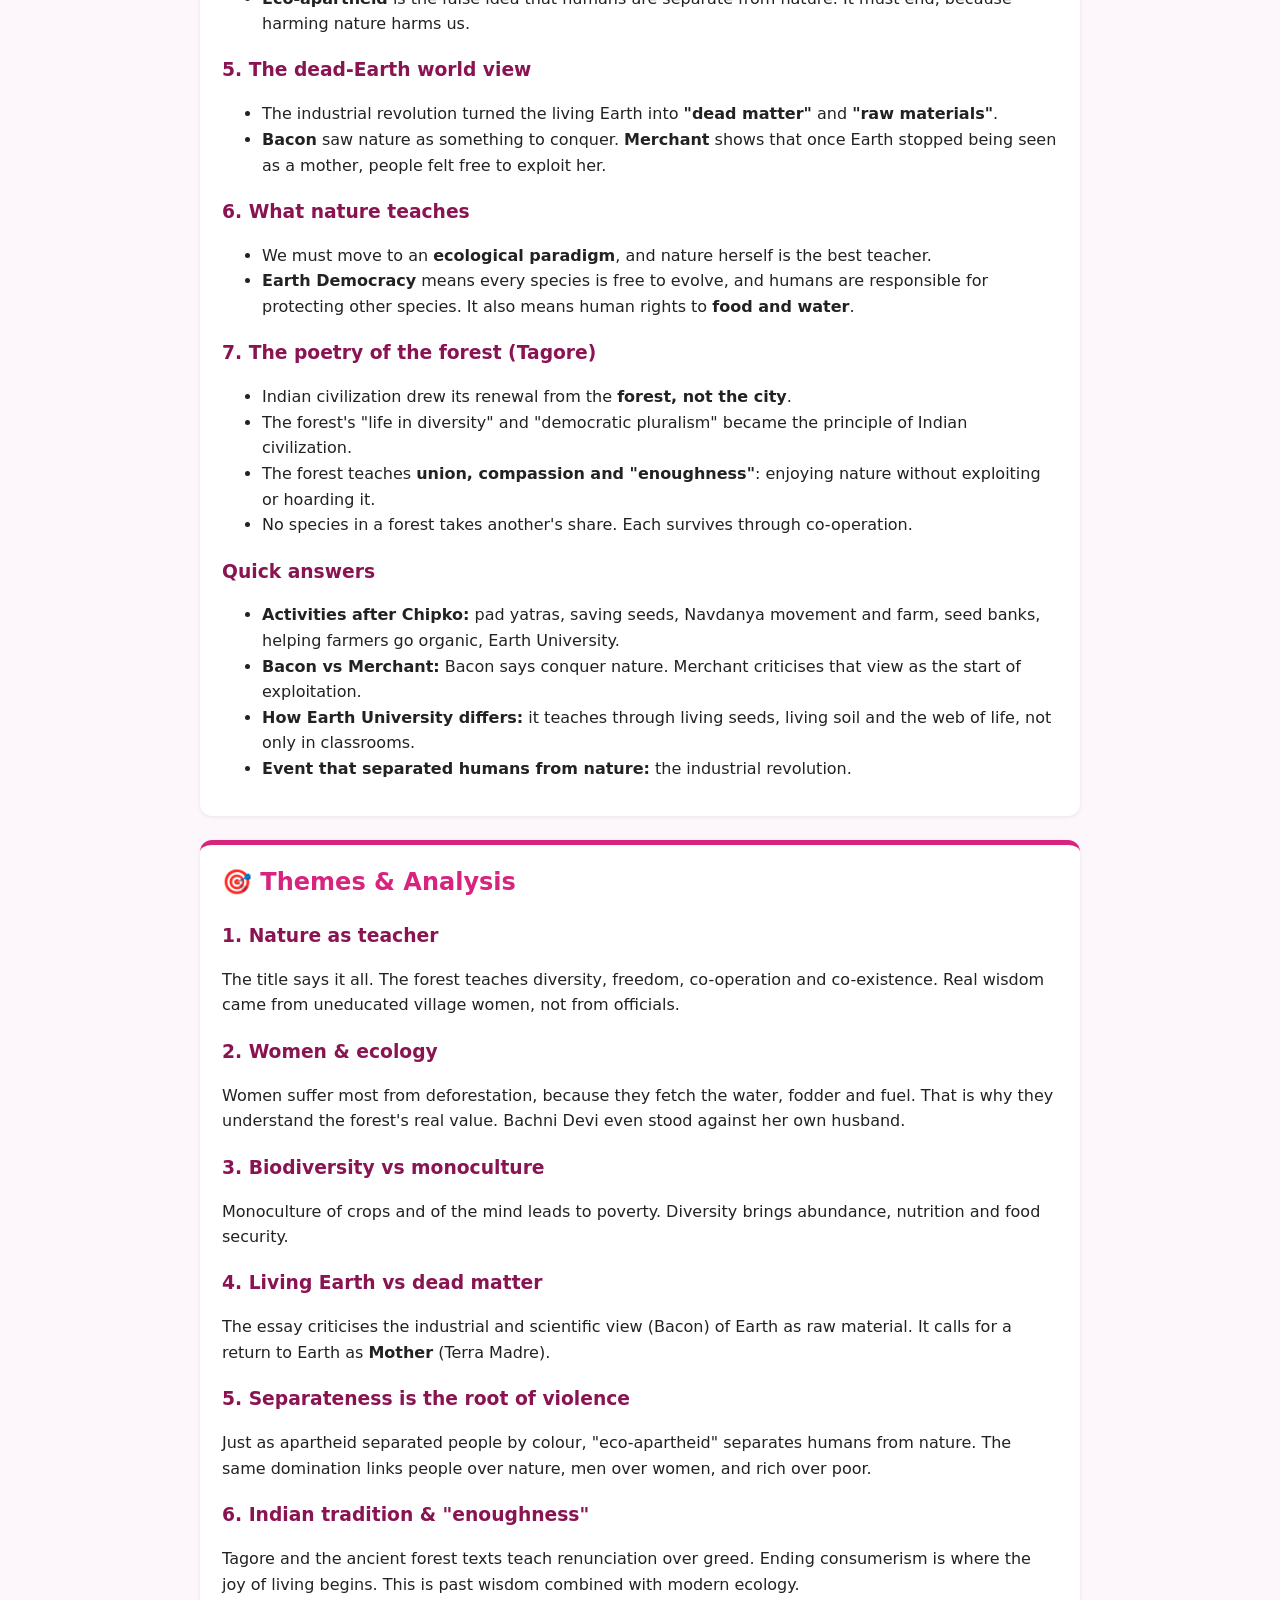
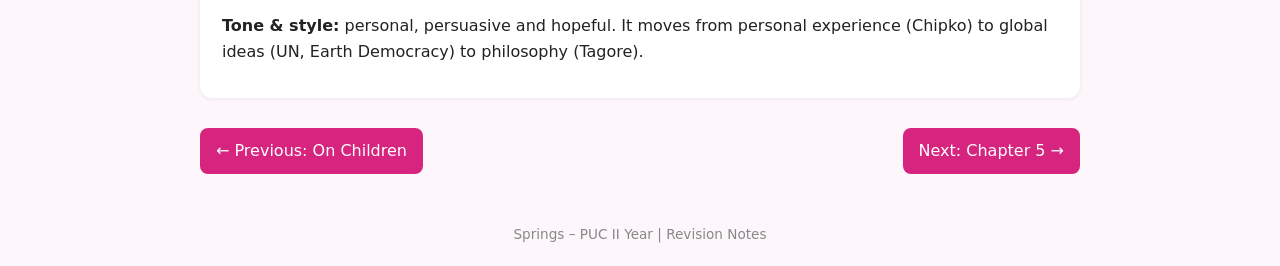
<file: chapter4.html>
<!DOCTYPE html>
<html lang="en">
<head>
  <meta charset="UTF-8">
  <meta name="viewport" content="width=device-width, initial-scale=1.0">
  <title>Ch 4: Everything I Need To Know I Learned In The Forest | Springs Revision</title>
  <link rel="stylesheet" href="style.css">
</head>
<body>

<header class="site">
  <a href="index.html">📘 Springs – PUC II Year English Revision</a>
</header>

<nav class="chapters">
  <span class="label">Jump to:</span>
  <a href="index.html">1. Romeo and Juliet</a>
  <a href="chapter2.html">2. Too Dear!</a>
  <a href="chapter3.html">3. On Children</a>
  <a href="chapter4.html" class="current">4. I Learned In The Forest</a>
  <a href="chapter5.html">Chapter 5</a>
  <a href="chapter6.html">Chapter 6</a>
  <a href="chapter7.html">Chapter 7</a>
  <a href="chapter8.html">Chapter 8</a>
  <a href="chapter9.html">Chapter 9</a>
</nav>

<main>

  <div class="chapter-title">
    <div class="num">Chapter 4</div>
    <h1>Everything I Need To Know I Learned In The Forest</h1>
    <div class="author">Vandana Shiva</div>
    <div class="meta">Essay (prose)</div>
  </div>

  <div class="section-links">
    <a href="#tips">⚡ Tip Sheet</a>
    <a href="#notes">📝 Revision Notes</a>
    <a href="#themes">🎯 Themes &amp; Analysis</a>
  </div>

  <!-- ================= TIP SHEET ================= -->
  <section id="tips">
    <h2>⚡ Quick Tip Sheet</h2>
    <div class="tips">

      <div class="tip-card">
        <h3>👤 Author</h3>
        <ul>
          <li>Vandana Shiva: born <span class="hl">1952</span></li>
          <li>Internationally known activist <b>for biodiversity</b> and <b>against corporate globalization</b></li>
          <li>A YES! contributing editor</li>
          <li>Books: <i>Stolen Harvest: The Hijacking of the Global Food Supply</i>, <i>Earth Democracy: Justice, Sustainability and Peace</i>, <i>Soil Not Oil</i>, <i>Staying Alive</i>, <i>Monocultures of the Mind</i></li>
        </ul>
      </div>

      <div class="tip-card">
        <h3>📜 Source</h3>
        <ul>
          <li>Written for the issue <b>"What Would Nature Do?"</b> of <b>Yes! Magazine</b> (<span class="hl">Winter 2012</span>)</li>
          <li>Last section adapted from <b>'Forest and Freedom'</b> in <b>Resurgence</b> magazine (<span class="hl">May/June 2011</span>)</li>
        </ul>
      </div>

      <div class="tip-card">
        <h3>👨‍👩‍👧 Childhood</h3>
        <ul>
          <li>Her ecological journey began in the <b>Himalayan forests</b></li>
          <li>Father: a <b>forest conservator</b></li>
          <li>Mother: became a <b>farmer</b> after fleeing the <b>Partition</b></li>
          <li>Her mother's songs and poems were about trees, forests and India's forest civilizations</li>
        </ul>
      </div>

      <div class="tip-card">
        <h3>📅 Timeline</h3>
        <table>
          <tr><td>1921</td><td>Tagore's Shantiniketan becomes a university</td></tr>
          <tr><td>1970s</td><td>Chipko: peasant women of <b>Garhwal Himalaya</b></td></tr>
          <tr><td>1973</td><td>Forests gone, stream a trickle, before she left for her <b>Ph.D. in Canada</b></td></tr>
          <tr><td>1977</td><td><b>Adwani</b> village: <b>Bachni Devi</b></td></tr>
          <tr><td>1987</td><td><b>Navdanya movement</b> started</td></tr>
          <tr><td>1994</td><td><b>Navdanya Farm</b>, Doon Valley</td></tr>
          <tr><td>Apr 2011</td><td>UN General Assembly conference on <b>harmony with nature</b></td></tr>
        </table>
        <p style="margin:6px 0 0;font-size:0.9rem;">⚠️ Don't mix these up: the <b>movement</b> started in <b>1987</b> and the <b>farm</b> in <b>1994</b>.</p>
      </div>

      <div class="tip-card">
        <h3>🌾 Navdanya Numbers</h3>
        <table>
          <tr><td>Farm</td><td>Doon Valley, lower Himalaya, <b>Uttarakhand</b></td></tr>
          <tr><td>Rice (farm)</td><td><span class="hl">630</span> varieties</td></tr>
          <tr><td>Wheat (farm)</td><td><span class="hl">150</span> varieties</td></tr>
          <tr><td>Seed banks</td><td><span class="hl">100+</span> community seed banks across India</td></tr>
          <tr><td>Rice saved</td><td><span class="hl">3,000+</span> varieties</td></tr>
        </table>
      </div>

      <div class="tip-card">
        <h3>🌳 Chipko Facts</h3>
        <ul>
          <li>A <b>nonviolent</b> response to large-scale deforestation</li>
          <li>Logging caused <b>landslides, floods</b> and a scarcity of <b>water, fodder and fuel</b></li>
          <li>The effect on women: <b>longer walks, heavier burden</b></li>
          <li>The women would <b>hug the trees</b>: kill us before you kill the trees</li>
          <li>Folk song trees: <b>oaks &amp; rhododendrons</b></li>
          <li>Shiva's role: volunteer, <b>pad yatras</b> (walking pilgrimages)</li>
        </ul>
      </div>

      <div class="tip-card">
        <h3>🏮 Adwani, 1977</h3>
        <ul>
          <li><b>Bachni Devi</b> led the resistance against her <b>own husband</b>, who had a tree-cutting contract</li>
          <li>The women held <b>lighted lanterns in broad daylight</b></li>
          <li>Women: "We have come to teach you forestry."</li>
          <li>Forester: forests bear <b>profit, resin and timber</b></li>
          <li>Women: forests bear <b>soil, water and pure air</b></li>
        </ul>
      </div>

      <div class="tip-card">
        <h3>🔗 Who Said / Did What</h3>
        <table>
          <tr><td>Ecuador</td><td>"Rights of nature" in its <b>constitution</b></td></tr>
          <tr><td>Bolivia</td><td>Universal Declaration of the <b>Rights of Mother Earth</b></td></tr>
          <tr><td>UN Sec. General</td><td>Report: <b>"Harmony with Nature"</b></td></tr>
          <tr><td>Cormac Cullinan</td><td>South African environmentalist: <b>apartheid = separateness</b></td></tr>
          <tr><td>Francis Bacon</td><td>"Father of modern science": science can <b>conquer &amp; subdue</b> nature</td></tr>
          <tr><td>Carolyn Merchant</td><td>Philosopher &amp; historian: the shift from living mother to dead matter suited <b>capitalism</b></td></tr>
          <tr><td>Tagore</td><td>Shantiniketan (West Bengal), essay <b>"Tapovan"</b> (Forest of Purity)</td></tr>
        </table>
      </div>

      <div class="tip-card">
        <h3>🔄 Key Contrasts</h3>
        <table>
          <tr><td>Terra Nullius</td><td>"empty land" ready for occupation, which <b>replaced</b></td></tr>
          <tr><td>Terra Madre</td><td>Mother Earth</td></tr>
          <tr><td>Anthropocentrism</td><td>humans at the centre, which gives way to</td></tr>
          <tr><td>Ecocentrism</td><td>nature at the centre</td></tr>
          <tr><td>Monoculture</td><td>vs biodiversity</td></tr>
          <tr><td>Forest</td><td>vs city (Tagore)</td></tr>
        </table>
      </div>

      <div class="tip-card">
        <h3>💬 Key Phrases</h3>
        <ul>
          <li>"Soil, water, and pure air"</li>
          <li>"Biodiversity has been my teacher of abundance and freedom"</li>
          <li>"eco-apartheid"</li>
          <li>"One does not readily slay a mother" (Merchant)</li>
          <li>"enjoyment through renunciation, not through greed of possession"</li>
          <li>"The end of consumerism and accumulation is the beginning of the joy of living."</li>
        </ul>
      </div>

      <div class="tip-card">
        <h3>🎓 Earth University</h3>
        <ul>
          <li>Located at <b>Navdanya</b></li>
          <li>Inspired by <b>Rabindranath Tagore</b></li>
          <li>Teaches <b>Earth Democracy</b></li>
          <li>Participants: farmers, school children, people from around the world</li>
          <li>Popular courses: <b>"The A-Z of Organic Farming and Agro-ecology"</b> and <b>"Gandhi and Globalization"</b></li>
        </ul>
      </div>

      <div class="tip-card">
        <h3>⚖️ Unity &amp; Diversity</h3>
        <table>
          <tr><td>Diversity without unity</td><td>conflict &amp; contest</td></tr>
          <tr><td>Unity without diversity</td><td>external control</td></tr>
          <tr><td>Unity in diversity</td><td>sustainability &amp; democracy</td></tr>
        </table>
      </div>

      <div class="tip-card">
        <h3>📖 Glossary</h3>
        <table>
          <tr><td>Ecology</td><td>how organisms relate to each other and their surroundings</td></tr>
          <tr><td>Biodiversity</td><td>variety of life in a habitat</td></tr>
          <tr><td>Monoculture</td><td>growing a single crop</td></tr>
          <tr><td>Earth Democracy</td><td>freedom for all species to evolve within the web of life</td></tr>
          <tr><td>Anthropocentrism</td><td>humans as the centre of the universe</td></tr>
          <tr><td>Pluralism</td><td>many groups or principles coexisting</td></tr>
          <tr><td>Equity</td><td>fairness</td></tr>
          <tr><td>Renunciation</td><td>formal rejection</td></tr>
        </table>
      </div>

      <div class="tip-card">
        <h3>✅ MCQ Answers</h3>
        <ul>
          <li>Real value of the forest for women: <b>source of basic needs</b></li>
          <li>Conserving biodiversity in farming leads to: <b>more quality food and higher nutrition</b></li>
          <li>UN conference aimed at transforming domination of: <b>all the above</b> (people over nature, men over women, rich over poor)</li>
          <li>"Rights of Nature" means: <b>the duty of humans to conserve nature</b></li>
        </ul>
      </div>

      <div class="tip-card">
        <h3>🔤 Prefixes (Vocabulary)</h3>
        <table>
          <tr><td>ir-</td><td>irresponsible</td></tr>
          <tr><td>in-</td><td>inhuman, inactive</td></tr>
          <tr><td>im-</td><td>impractical, immaterial, imperfect</td></tr>
          <tr><td>un-</td><td>unnatural, uncivilized</td></tr>
        </table>
        <p style="margin:6px 0 0;font-size:0.9rem;"><b>Negative prefixes from the text:</b> <u>dis</u>harmony, <u>non</u>violent, <u>in</u>separable, <u>de</u>forestation, <u>anti</u>apartheid<br>
        <b>Suffixes:</b> arriv<u>al</u>, consumer<u>ism</u>, move<u>ment</u>, relation<u>ship</u></p>
      </div>

    </div>
  </section>

  <!-- ================= REVISION NOTES ================= -->
  <section id="notes">
    <h2>📝 Revision Notes</h2>

    <h3>1. Roots in the forest</h3>
    <p>Shiva learned most of what she knows about ecology from the Himalayan forests. Her father was a forest conservator, and her mother's songs were about trees and forest civilizations.</p>

    <h3>2. Chipko: learning from uneducated women</h3>
    <ul>
      <li>In the 1970s, peasant women of Garhwal defended the forests against logging.</li>
      <li>They knew the forest's real value was <b>not timber from a dead tree</b>. It was springs, streams, fodder and fuel.</li>
      <li>In 1973 she found her favourite forest gone. She became a Chipko volunteer, doing pad yatras, documenting deforestation and spreading its message.</li>
      <li>At Adwani (1977), Bachni Devi's group used <b>lanterns in daylight</b> to show the officials were "in the dark" about true forestry.</li>
    </ul>

    <h3>3. Beyond monocultures</h3>
    <ul>
      <li>Chipko taught her about biodiversity, and protecting it became her life's mission.</li>
      <li>Failing to understand biodiversity makes both <b>nature and culture poorer</b>.</li>
      <li>She moved from saving forests to <b>saving seeds</b>, which led to Navdanya.</li>
      <li>Biodiversity-intensive farming gives <b>more food and nutrition per acre</b>, so it is the answer to the food and nutrition crisis.</li>
      <li>Navdanya helps farmers move from <b>fossil-fuel and chemical monocultures</b> to biodiverse systems fed by sun and soil.</li>
    </ul>

    <h3>4. Rights of nature</h3>
    <ul>
      <li>Ecuador's constitution and Bolivia's declaration inspired the 2011 UN conference, held as part of <b>Earth Day</b>.</li>
      <li>Its aim was to replace <b>domination</b> with <b>partnership</b>.</li>
      <li><b>Eco-apartheid</b> is the false idea that humans are separate from nature. It must end, because harming nature harms us.</li>
    </ul>

    <h3>5. The dead-Earth world view</h3>
    <ul>
      <li>The industrial revolution turned the living Earth into <b>"dead matter"</b> and <b>"raw materials"</b>.</li>
      <li><b>Bacon</b> saw nature as something to conquer. <b>Merchant</b> shows that once Earth stopped being seen as a mother, people felt free to exploit her.</li>
    </ul>

    <h3>6. What nature teaches</h3>
    <ul>
      <li>We must move to an <b>ecological paradigm</b>, and nature herself is the best teacher.</li>
      <li><b>Earth Democracy</b> means every species is free to evolve, and humans are responsible for protecting other species. It also means human rights to <b>food and water</b>.</li>
    </ul>

    <h3>7. The poetry of the forest (Tagore)</h3>
    <ul>
      <li>Indian civilization drew its renewal from the <b>forest, not the city</b>.</li>
      <li>The forest's "life in diversity" and "democratic pluralism" became the principle of Indian civilization.</li>
      <li>The forest teaches <b>union, compassion and "enoughness"</b>: enjoying nature without exploiting or hoarding it.</li>
      <li>No species in a forest takes another's share. Each survives through co-operation.</li>
    </ul>

    <h3>Quick answers</h3>
    <ul>
      <li><b>Activities after Chipko:</b> pad yatras, saving seeds, Navdanya movement and farm, seed banks, helping farmers go organic, Earth University.</li>
      <li><b>Bacon vs Merchant:</b> Bacon says conquer nature. Merchant criticises that view as the start of exploitation.</li>
      <li><b>How Earth University differs:</b> it teaches through living seeds, living soil and the web of life, not only in classrooms.</li>
      <li><b>Event that separated humans from nature:</b> the industrial revolution.</li>
    </ul>
  </section>

  <!-- ================= THEMES ================= -->
  <section id="themes">
    <h2>🎯 Themes &amp; Analysis</h2>

    <h3>1. Nature as teacher</h3>
    <p>The title says it all. The forest teaches diversity, freedom, co-operation and co-existence. Real wisdom came from uneducated village women, not from officials.</p>

    <h3>2. Women &amp; ecology</h3>
    <p>Women suffer most from deforestation, because they fetch the water, fodder and fuel. That is why they understand the forest's real value. Bachni Devi even stood against her own husband.</p>

    <h3>3. Biodiversity vs monoculture</h3>
    <p>Monoculture of crops and of the mind leads to poverty. Diversity brings abundance, nutrition and food security.</p>

    <h3>4. Living Earth vs dead matter</h3>
    <p>The essay criticises the industrial and scientific view (Bacon) of Earth as raw material. It calls for a return to Earth as <b>Mother</b> (Terra Madre).</p>

    <h3>5. Separateness is the root of violence</h3>
    <p>Just as apartheid separated people by colour, "eco-apartheid" separates humans from nature. The same domination links people over nature, men over women, and rich over poor.</p>

    <h3>6. Indian tradition &amp; "enoughness"</h3>
    <p>Tagore and the ancient forest texts teach renunciation over greed. Ending consumerism is where the joy of living begins. This is past wisdom combined with modern ecology.</p>

    <p><b>Tone &amp; style:</b> personal, persuasive and hopeful. It moves from personal experience (Chipko) to global ideas (UN, Earth Democracy) to philosophy (Tagore).</p>
  </section>

  <div class="pager">
    <a href="chapter3.html">← Previous: On Children</a>
    <a href="chapter5.html">Next: Chapter 5 →</a>
  </div>

</main>

<footer>Springs – PUC II Year | Revision Notes</footer>

</body>
</html>
</file>
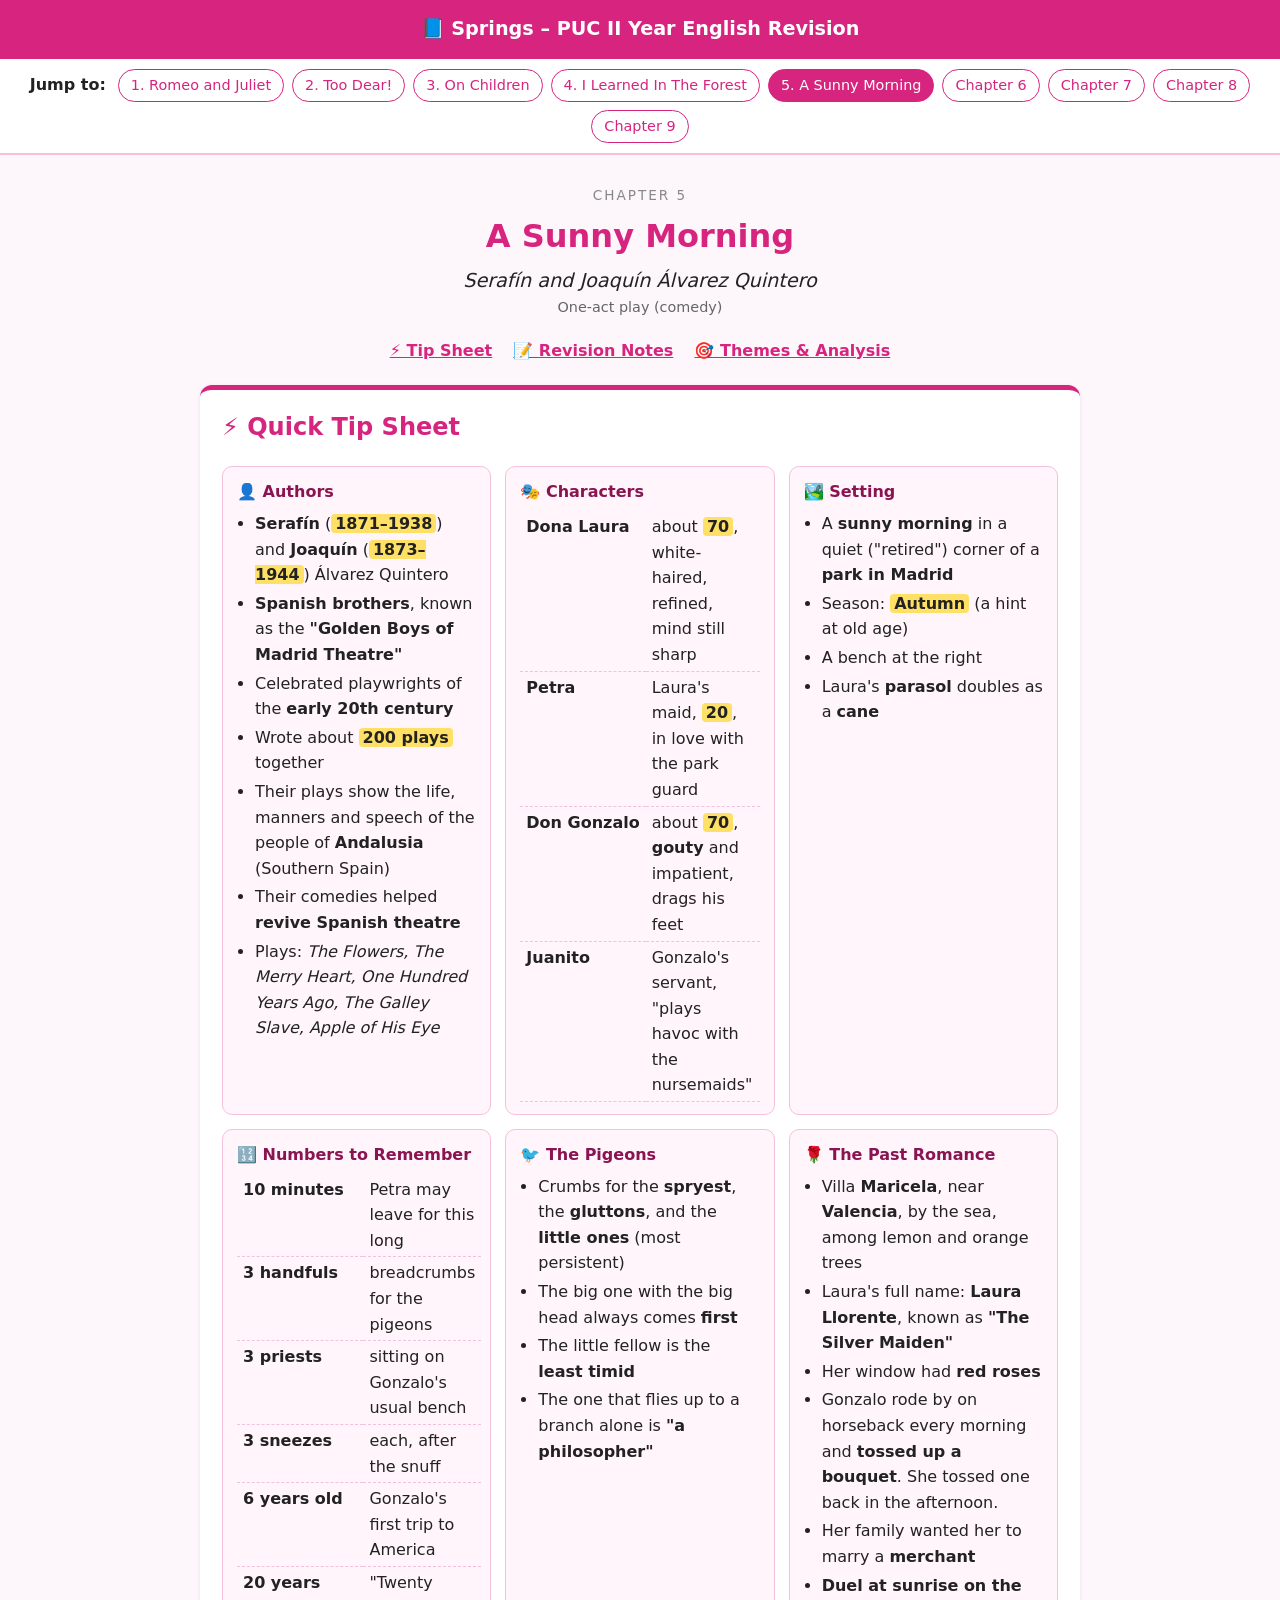
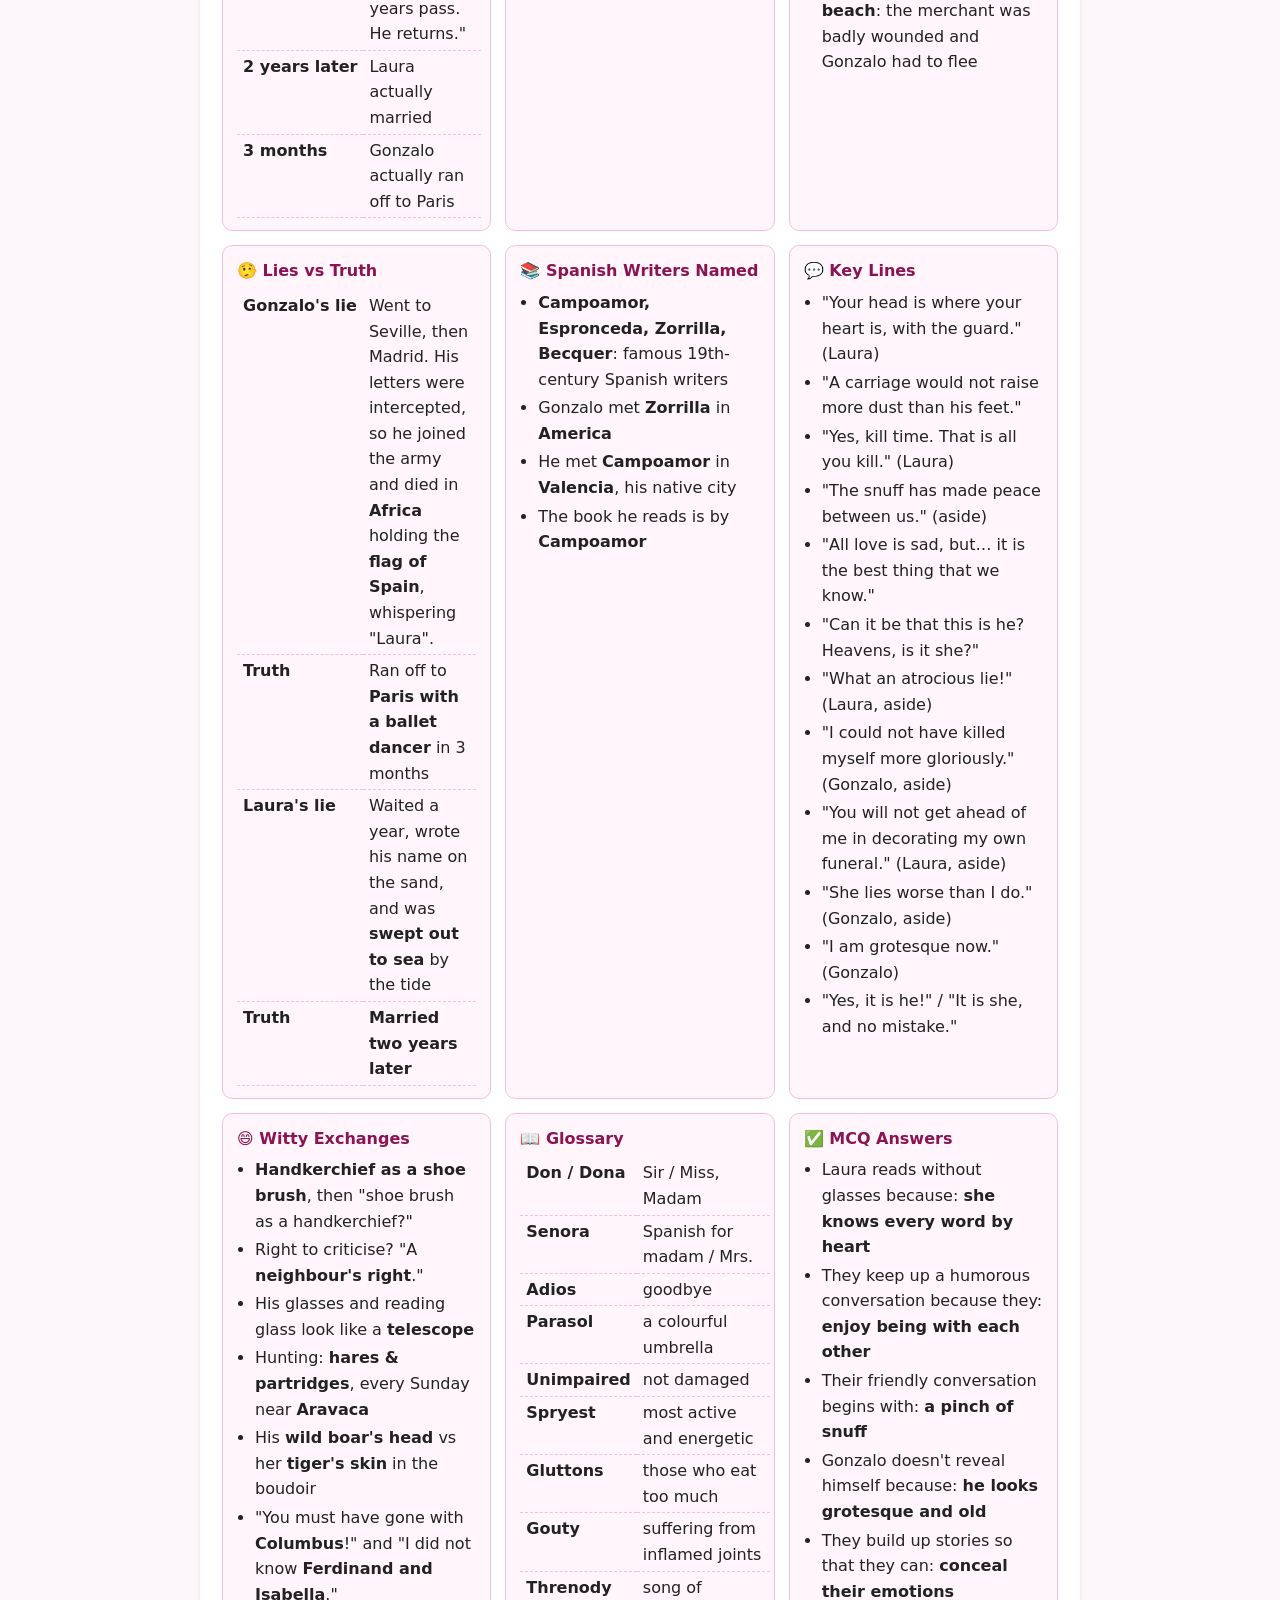
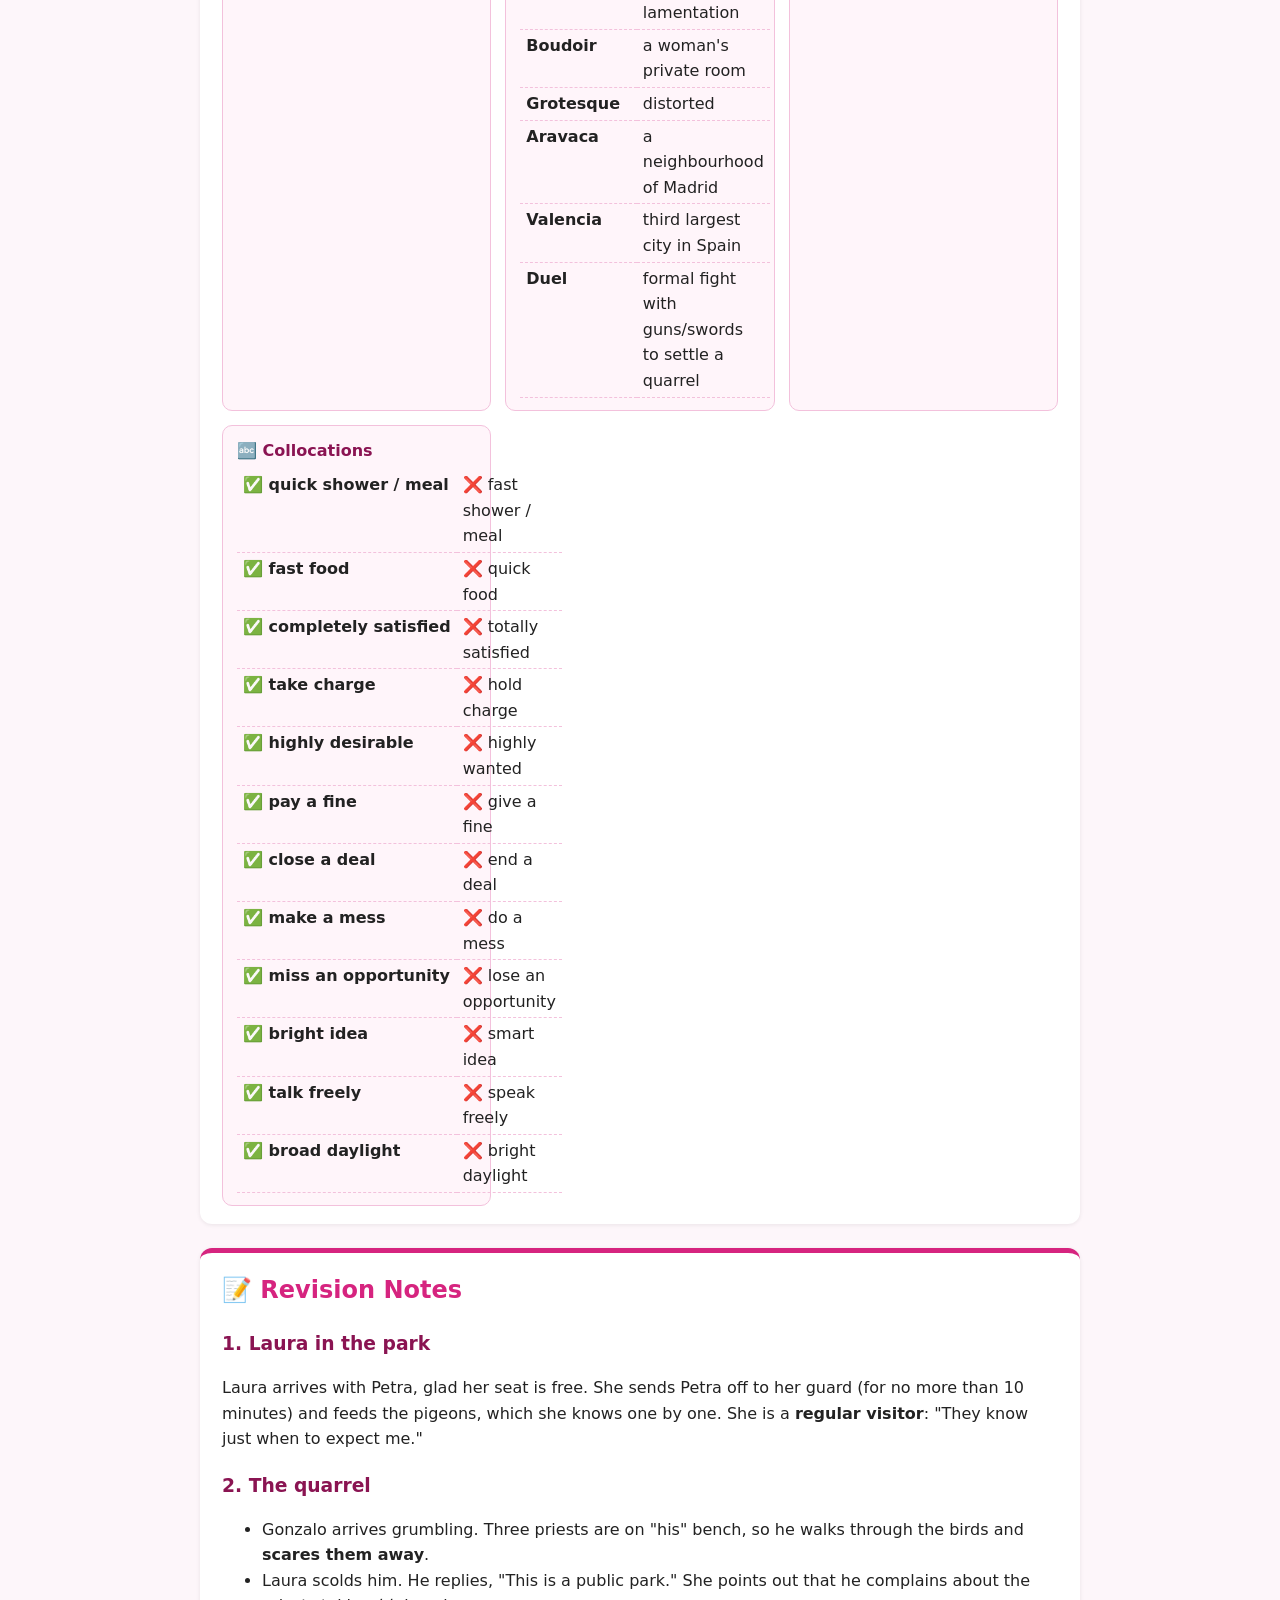
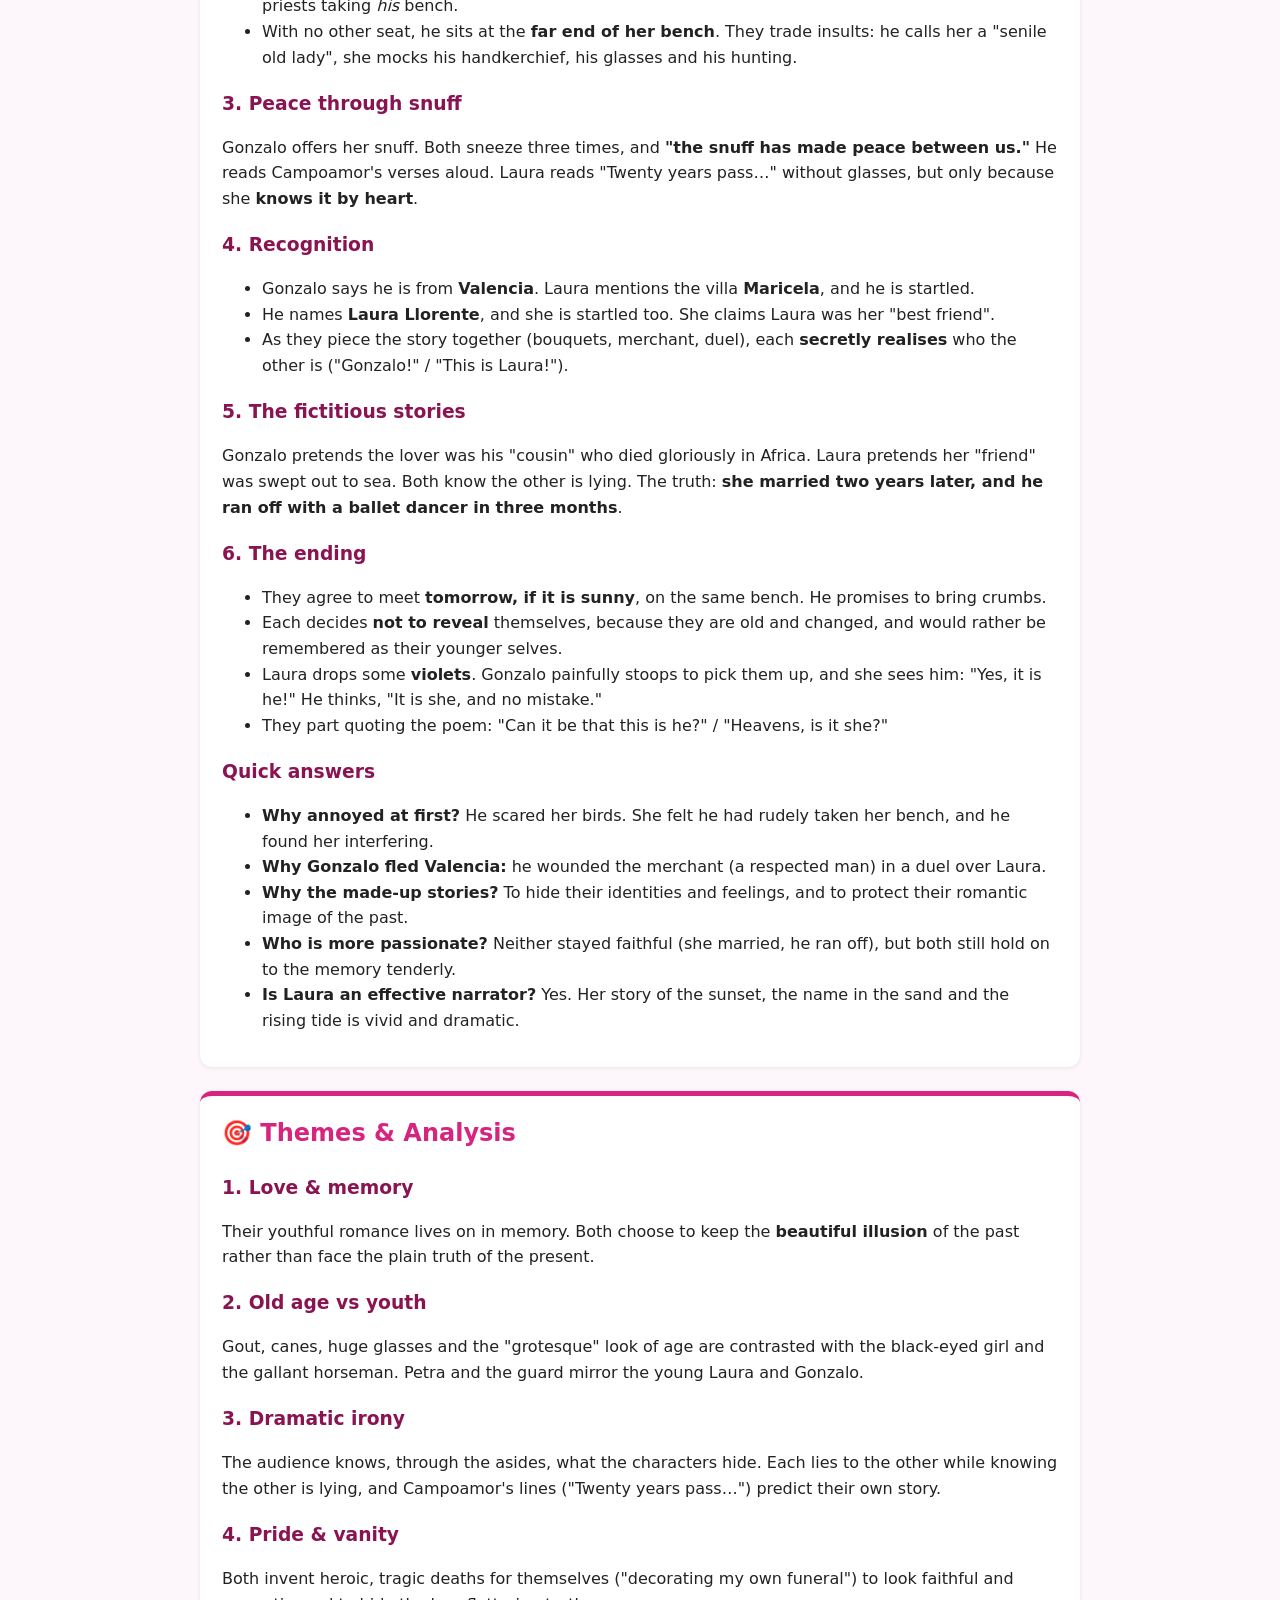
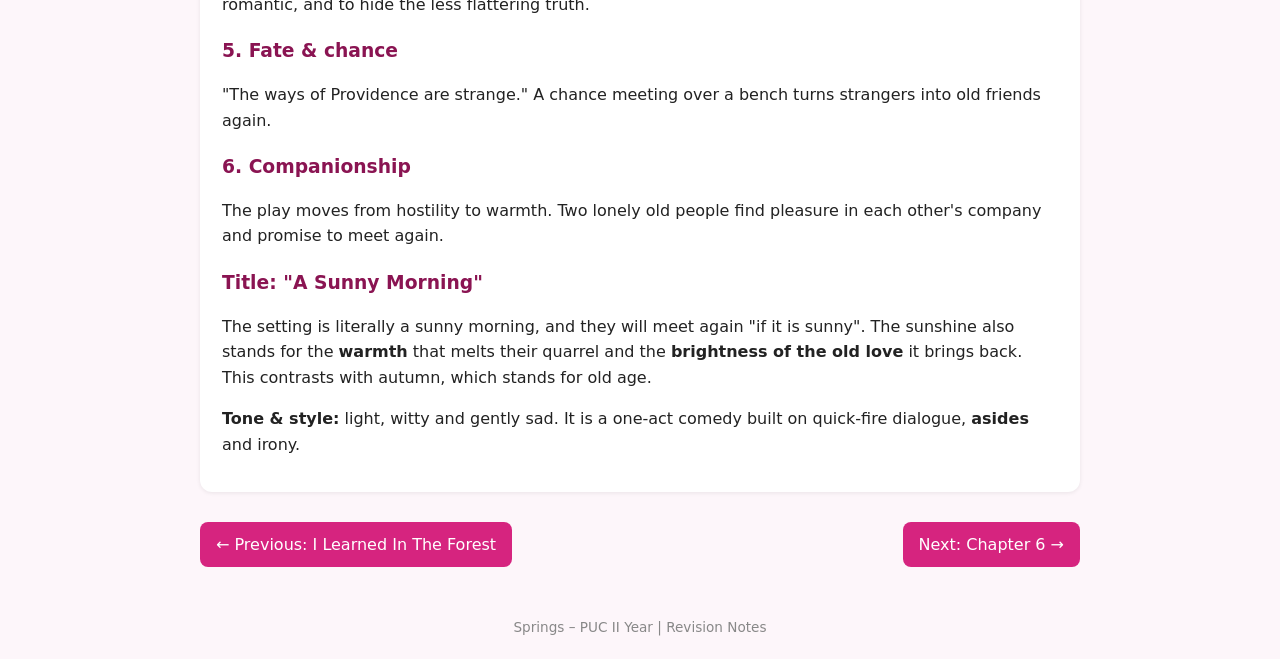
<file: chapter5.html>
<!DOCTYPE html>
<html lang="en">
<head>
  <meta charset="UTF-8">
  <meta name="viewport" content="width=device-width, initial-scale=1.0">
  <title>Ch 5: A Sunny Morning | Springs Revision</title>
  <link rel="stylesheet" href="style.css">
</head>
<body>

<header class="site">
  <a href="index.html">📘 Springs – PUC II Year English Revision</a>
</header>

<nav class="chapters">
  <span class="label">Jump to:</span>
  <a href="index.html">1. Romeo and Juliet</a>
  <a href="chapter2.html">2. Too Dear!</a>
  <a href="chapter3.html">3. On Children</a>
  <a href="chapter4.html">4. I Learned In The Forest</a>
  <a href="chapter5.html" class="current">5. A Sunny Morning</a>
  <a href="chapter6.html">Chapter 6</a>
  <a href="chapter7.html">Chapter 7</a>
  <a href="chapter8.html">Chapter 8</a>
  <a href="chapter9.html">Chapter 9</a>
</nav>

<main>

  <div class="chapter-title">
    <div class="num">Chapter 5</div>
    <h1>A Sunny Morning</h1>
    <div class="author">Serafín and Joaquín Álvarez Quintero</div>
    <div class="meta">One-act play (comedy)</div>
  </div>

  <div class="section-links">
    <a href="#tips">⚡ Tip Sheet</a>
    <a href="#notes">📝 Revision Notes</a>
    <a href="#themes">🎯 Themes &amp; Analysis</a>
  </div>

  <!-- ================= TIP SHEET ================= -->
  <section id="tips">
    <h2>⚡ Quick Tip Sheet</h2>
    <div class="tips">

      <div class="tip-card">
        <h3>👤 Authors</h3>
        <ul>
          <li><b>Serafín</b> (<span class="hl">1871–1938</span>) and <b>Joaquín</b> (<span class="hl">1873–1944</span>) Álvarez Quintero</li>
          <li><b>Spanish brothers</b>, known as the <b>"Golden Boys of Madrid Theatre"</b></li>
          <li>Celebrated playwrights of the <b>early 20th century</b></li>
          <li>Wrote about <span class="hl">200 plays</span> together</li>
          <li>Their plays show the life, manners and speech of the people of <b>Andalusia</b> (Southern Spain)</li>
          <li>Their comedies helped <b>revive Spanish theatre</b></li>
          <li>Plays: <i>The Flowers, The Merry Heart, One Hundred Years Ago, The Galley Slave, Apple of His Eye</i></li>
        </ul>
      </div>

      <div class="tip-card">
        <h3>🎭 Characters</h3>
        <table>
          <tr><td>Dona Laura</td><td>about <span class="hl">70</span>, white-haired, refined, mind still sharp</td></tr>
          <tr><td>Petra</td><td>Laura's maid, <span class="hl">20</span>, in love with the park guard</td></tr>
          <tr><td>Don Gonzalo</td><td>about <span class="hl">70</span>, <b>gouty</b> and impatient, drags his feet</td></tr>
          <tr><td>Juanito</td><td>Gonzalo's servant, "plays havoc with the nursemaids"</td></tr>
        </table>
      </div>

      <div class="tip-card">
        <h3>🏞️ Setting</h3>
        <ul>
          <li>A <b>sunny morning</b> in a quiet ("retired") corner of a <b>park in Madrid</b></li>
          <li>Season: <span class="hl">Autumn</span> (a hint at old age)</li>
          <li>A bench at the right</li>
          <li>Laura's <b>parasol</b> doubles as a <b>cane</b></li>
        </ul>
      </div>

      <div class="tip-card">
        <h3>🔢 Numbers to Remember</h3>
        <table>
          <tr><td>10 minutes</td><td>Petra may leave for this long</td></tr>
          <tr><td>3 handfuls</td><td>breadcrumbs for the pigeons</td></tr>
          <tr><td>3 priests</td><td>sitting on Gonzalo's usual bench</td></tr>
          <tr><td>3 sneezes</td><td>each, after the snuff</td></tr>
          <tr><td>6 years old</td><td>Gonzalo's first trip to America</td></tr>
          <tr><td>20 years</td><td>"Twenty years pass. He returns."</td></tr>
          <tr><td>2 years later</td><td>Laura actually married</td></tr>
          <tr><td>3 months</td><td>Gonzalo actually ran off to Paris</td></tr>
        </table>
      </div>

      <div class="tip-card">
        <h3>🐦 The Pigeons</h3>
        <ul>
          <li>Crumbs for the <b>spryest</b>, the <b>gluttons</b>, and the <b>little ones</b> (most persistent)</li>
          <li>The big one with the big head always comes <b>first</b></li>
          <li>The little fellow is the <b>least timid</b></li>
          <li>The one that flies up to a branch alone is <b>"a philosopher"</b></li>
        </ul>
      </div>

      <div class="tip-card">
        <h3>🌹 The Past Romance</h3>
        <ul>
          <li>Villa <b>Maricela</b>, near <b>Valencia</b>, by the sea, among lemon and orange trees</li>
          <li>Laura's full name: <b>Laura Llorente</b>, known as <b>"The Silver Maiden"</b></li>
          <li>Her window had <b>red roses</b></li>
          <li>Gonzalo rode by on horseback every morning and <b>tossed up a bouquet</b>. She tossed one back in the afternoon.</li>
          <li>Her family wanted her to marry a <b>merchant</b></li>
          <li><b>Duel at sunrise on the beach</b>: the merchant was badly wounded and Gonzalo had to flee</li>
        </ul>
      </div>

      <div class="tip-card">
        <h3>🤥 Lies vs Truth</h3>
        <table>
          <tr><td>Gonzalo's lie</td><td>Went to Seville, then Madrid. His letters were intercepted, so he joined the army and died in <b>Africa</b> holding the <b>flag of Spain</b>, whispering "Laura".</td></tr>
          <tr><td>Truth</td><td>Ran off to <b>Paris with a ballet dancer</b> in 3 months</td></tr>
          <tr><td>Laura's lie</td><td>Waited a year, wrote his name on the sand, and was <b>swept out to sea</b> by the tide</td></tr>
          <tr><td>Truth</td><td><b>Married two years later</b></td></tr>
        </table>
      </div>

      <div class="tip-card">
        <h3>📚 Spanish Writers Named</h3>
        <ul>
          <li><b>Campoamor, Espronceda, Zorrilla, Becquer</b>: famous 19th-century Spanish writers</li>
          <li>Gonzalo met <b>Zorrilla</b> in <b>America</b></li>
          <li>He met <b>Campoamor</b> in <b>Valencia</b>, his native city</li>
          <li>The book he reads is by <b>Campoamor</b></li>
        </ul>
      </div>

      <div class="tip-card">
        <h3>💬 Key Lines</h3>
        <ul>
          <li>"Your head is where your heart is, with the guard." (Laura)</li>
          <li>"A carriage would not raise more dust than his feet."</li>
          <li>"Yes, kill time. That is all you kill." (Laura)</li>
          <li>"The snuff has made peace between us." (aside)</li>
          <li>"All love is sad, but… it is the best thing that we know."</li>
          <li>"Can it be that this is he? Heavens, is it she?"</li>
          <li>"What an atrocious lie!" (Laura, aside)</li>
          <li>"I could not have killed myself more gloriously." (Gonzalo, aside)</li>
          <li>"You will not get ahead of me in decorating my own funeral." (Laura, aside)</li>
          <li>"She lies worse than I do." (Gonzalo, aside)</li>
          <li>"I am grotesque now." (Gonzalo)</li>
          <li>"Yes, it is he!" / "It is she, and no mistake."</li>
        </ul>
      </div>

      <div class="tip-card">
        <h3>😄 Witty Exchanges</h3>
        <ul>
          <li><b>Handkerchief as a shoe brush</b>, then "shoe brush as a handkerchief?"</li>
          <li>Right to criticise? "A <b>neighbour's right</b>."</li>
          <li>His glasses and reading glass look like a <b>telescope</b></li>
          <li>Hunting: <b>hares &amp; partridges</b>, every Sunday near <b>Aravaca</b></li>
          <li>His <b>wild boar's head</b> vs her <b>tiger's skin</b> in the boudoir</li>
          <li>"You must have gone with <b>Columbus</b>!" and "I did not know <b>Ferdinand and Isabella</b>."</li>
        </ul>
      </div>

      <div class="tip-card">
        <h3>📖 Glossary</h3>
        <table>
          <tr><td>Don / Dona</td><td>Sir / Miss, Madam</td></tr>
          <tr><td>Senora</td><td>Spanish for madam / Mrs.</td></tr>
          <tr><td>Adios</td><td>goodbye</td></tr>
          <tr><td>Parasol</td><td>a colourful umbrella</td></tr>
          <tr><td>Unimpaired</td><td>not damaged</td></tr>
          <tr><td>Spryest</td><td>most active and energetic</td></tr>
          <tr><td>Gluttons</td><td>those who eat too much</td></tr>
          <tr><td>Gouty</td><td>suffering from inflamed joints</td></tr>
          <tr><td>Threnody</td><td>song of lamentation</td></tr>
          <tr><td>Boudoir</td><td>a woman's private room</td></tr>
          <tr><td>Grotesque</td><td>distorted</td></tr>
          <tr><td>Aravaca</td><td>a neighbourhood of Madrid</td></tr>
          <tr><td>Valencia</td><td>third largest city in Spain</td></tr>
          <tr><td>Duel</td><td>formal fight with guns/swords to settle a quarrel</td></tr>
        </table>
      </div>

      <div class="tip-card">
        <h3>✅ MCQ Answers</h3>
        <ul>
          <li>Laura reads without glasses because: <b>she knows every word by heart</b></li>
          <li>They keep up a humorous conversation because they: <b>enjoy being with each other</b></li>
          <li>Their friendly conversation begins with: <b>a pinch of snuff</b></li>
          <li>Gonzalo doesn't reveal himself because: <b>he looks grotesque and old</b></li>
          <li>They build up stories so that they can: <b>conceal their emotions</b></li>
        </ul>
      </div>

      <div class="tip-card">
        <h3>🔤 Collocations</h3>
        <table>
          <tr><td>✅ quick shower / meal</td><td>❌ fast shower / meal</td></tr>
          <tr><td>✅ fast food</td><td>❌ quick food</td></tr>
          <tr><td>✅ completely satisfied</td><td>❌ totally satisfied</td></tr>
          <tr><td>✅ take charge</td><td>❌ hold charge</td></tr>
          <tr><td>✅ highly desirable</td><td>❌ highly wanted</td></tr>
          <tr><td>✅ pay a fine</td><td>❌ give a fine</td></tr>
          <tr><td>✅ close a deal</td><td>❌ end a deal</td></tr>
          <tr><td>✅ make a mess</td><td>❌ do a mess</td></tr>
          <tr><td>✅ miss an opportunity</td><td>❌ lose an opportunity</td></tr>
          <tr><td>✅ bright idea</td><td>❌ smart idea</td></tr>
          <tr><td>✅ talk freely</td><td>❌ speak freely</td></tr>
          <tr><td>✅ broad daylight</td><td>❌ bright daylight</td></tr>
        </table>
      </div>

    </div>
  </section>

  <!-- ================= REVISION NOTES ================= -->
  <section id="notes">
    <h2>📝 Revision Notes</h2>

    <h3>1. Laura in the park</h3>
    <p>Laura arrives with Petra, glad her seat is free. She sends Petra off to her guard (for no more than 10 minutes) and feeds the pigeons, which she knows one by one. She is a <b>regular visitor</b>: "They know just when to expect me."</p>

    <h3>2. The quarrel</h3>
    <ul>
      <li>Gonzalo arrives grumbling. Three priests are on "his" bench, so he walks through the birds and <b>scares them away</b>.</li>
      <li>Laura scolds him. He replies, "This is a public park." She points out that he complains about the priests taking <i>his</i> bench.</li>
      <li>With no other seat, he sits at the <b>far end of her bench</b>. They trade insults: he calls her a "senile old lady", she mocks his handkerchief, his glasses and his hunting.</li>
    </ul>

    <h3>3. Peace through snuff</h3>
    <p>Gonzalo offers her snuff. Both sneeze three times, and <b>"the snuff has made peace between us."</b> He reads Campoamor's verses aloud. Laura reads "Twenty years pass…" without glasses, but only because she <b>knows it by heart</b>.</p>

    <h3>4. Recognition</h3>
    <ul>
      <li>Gonzalo says he is from <b>Valencia</b>. Laura mentions the villa <b>Maricela</b>, and he is startled.</li>
      <li>He names <b>Laura Llorente</b>, and she is startled too. She claims Laura was her "best friend".</li>
      <li>As they piece the story together (bouquets, merchant, duel), each <b>secretly realises</b> who the other is ("Gonzalo!" / "This is Laura!").</li>
    </ul>

    <h3>5. The fictitious stories</h3>
    <p>Gonzalo pretends the lover was his "cousin" who died gloriously in Africa. Laura pretends her "friend" was swept out to sea. Both know the other is lying. The truth: <b>she married two years later, and he ran off with a ballet dancer in three months</b>.</p>

    <h3>6. The ending</h3>
    <ul>
      <li>They agree to meet <b>tomorrow, if it is sunny</b>, on the same bench. He promises to bring crumbs.</li>
      <li>Each decides <b>not to reveal</b> themselves, because they are old and changed, and would rather be remembered as their younger selves.</li>
      <li>Laura drops some <b>violets</b>. Gonzalo painfully stoops to pick them up, and she sees him: "Yes, it is he!" He thinks, "It is she, and no mistake."</li>
      <li>They part quoting the poem: "Can it be that this is he?" / "Heavens, is it she?"</li>
    </ul>

    <h3>Quick answers</h3>
    <ul>
      <li><b>Why annoyed at first?</b> He scared her birds. She felt he had rudely taken her bench, and he found her interfering.</li>
      <li><b>Why Gonzalo fled Valencia:</b> he wounded the merchant (a respected man) in a duel over Laura.</li>
      <li><b>Why the made-up stories?</b> To hide their identities and feelings, and to protect their romantic image of the past.</li>
      <li><b>Who is more passionate?</b> Neither stayed faithful (she married, he ran off), but both still hold on to the memory tenderly.</li>
      <li><b>Is Laura an effective narrator?</b> Yes. Her story of the sunset, the name in the sand and the rising tide is vivid and dramatic.</li>
    </ul>
  </section>

  <!-- ================= THEMES ================= -->
  <section id="themes">
    <h2>🎯 Themes &amp; Analysis</h2>

    <h3>1. Love &amp; memory</h3>
    <p>Their youthful romance lives on in memory. Both choose to keep the <b>beautiful illusion</b> of the past rather than face the plain truth of the present.</p>

    <h3>2. Old age vs youth</h3>
    <p>Gout, canes, huge glasses and the "grotesque" look of age are contrasted with the black-eyed girl and the gallant horseman. Petra and the guard mirror the young Laura and Gonzalo.</p>

    <h3>3. Dramatic irony</h3>
    <p>The audience knows, through the asides, what the characters hide. Each lies to the other while knowing the other is lying, and Campoamor's lines ("Twenty years pass…") predict their own story.</p>

    <h3>4. Pride &amp; vanity</h3>
    <p>Both invent heroic, tragic deaths for themselves ("decorating my own funeral") to look faithful and romantic, and to hide the less flattering truth.</p>

    <h3>5. Fate &amp; chance</h3>
    <p>"The ways of Providence are strange." A chance meeting over a bench turns strangers into old friends again.</p>

    <h3>6. Companionship</h3>
    <p>The play moves from hostility to warmth. Two lonely old people find pleasure in each other's company and promise to meet again.</p>

    <h3>Title: "A Sunny Morning"</h3>
    <p>The setting is literally a sunny morning, and they will meet again "if it is sunny". The sunshine also stands for the <b>warmth</b> that melts their quarrel and the <b>brightness of the old love</b> it brings back. This contrasts with autumn, which stands for old age.</p>

    <p><b>Tone &amp; style:</b> light, witty and gently sad. It is a one-act comedy built on quick-fire dialogue, <b>asides</b> and irony.</p>
  </section>

  <div class="pager">
    <a href="chapter4.html">← Previous: I Learned In The Forest</a>
    <a href="chapter6.html">Next: Chapter 6 →</a>
  </div>

</main>

<footer>Springs – PUC II Year | Revision Notes</footer>

</body>
</html>
</file>
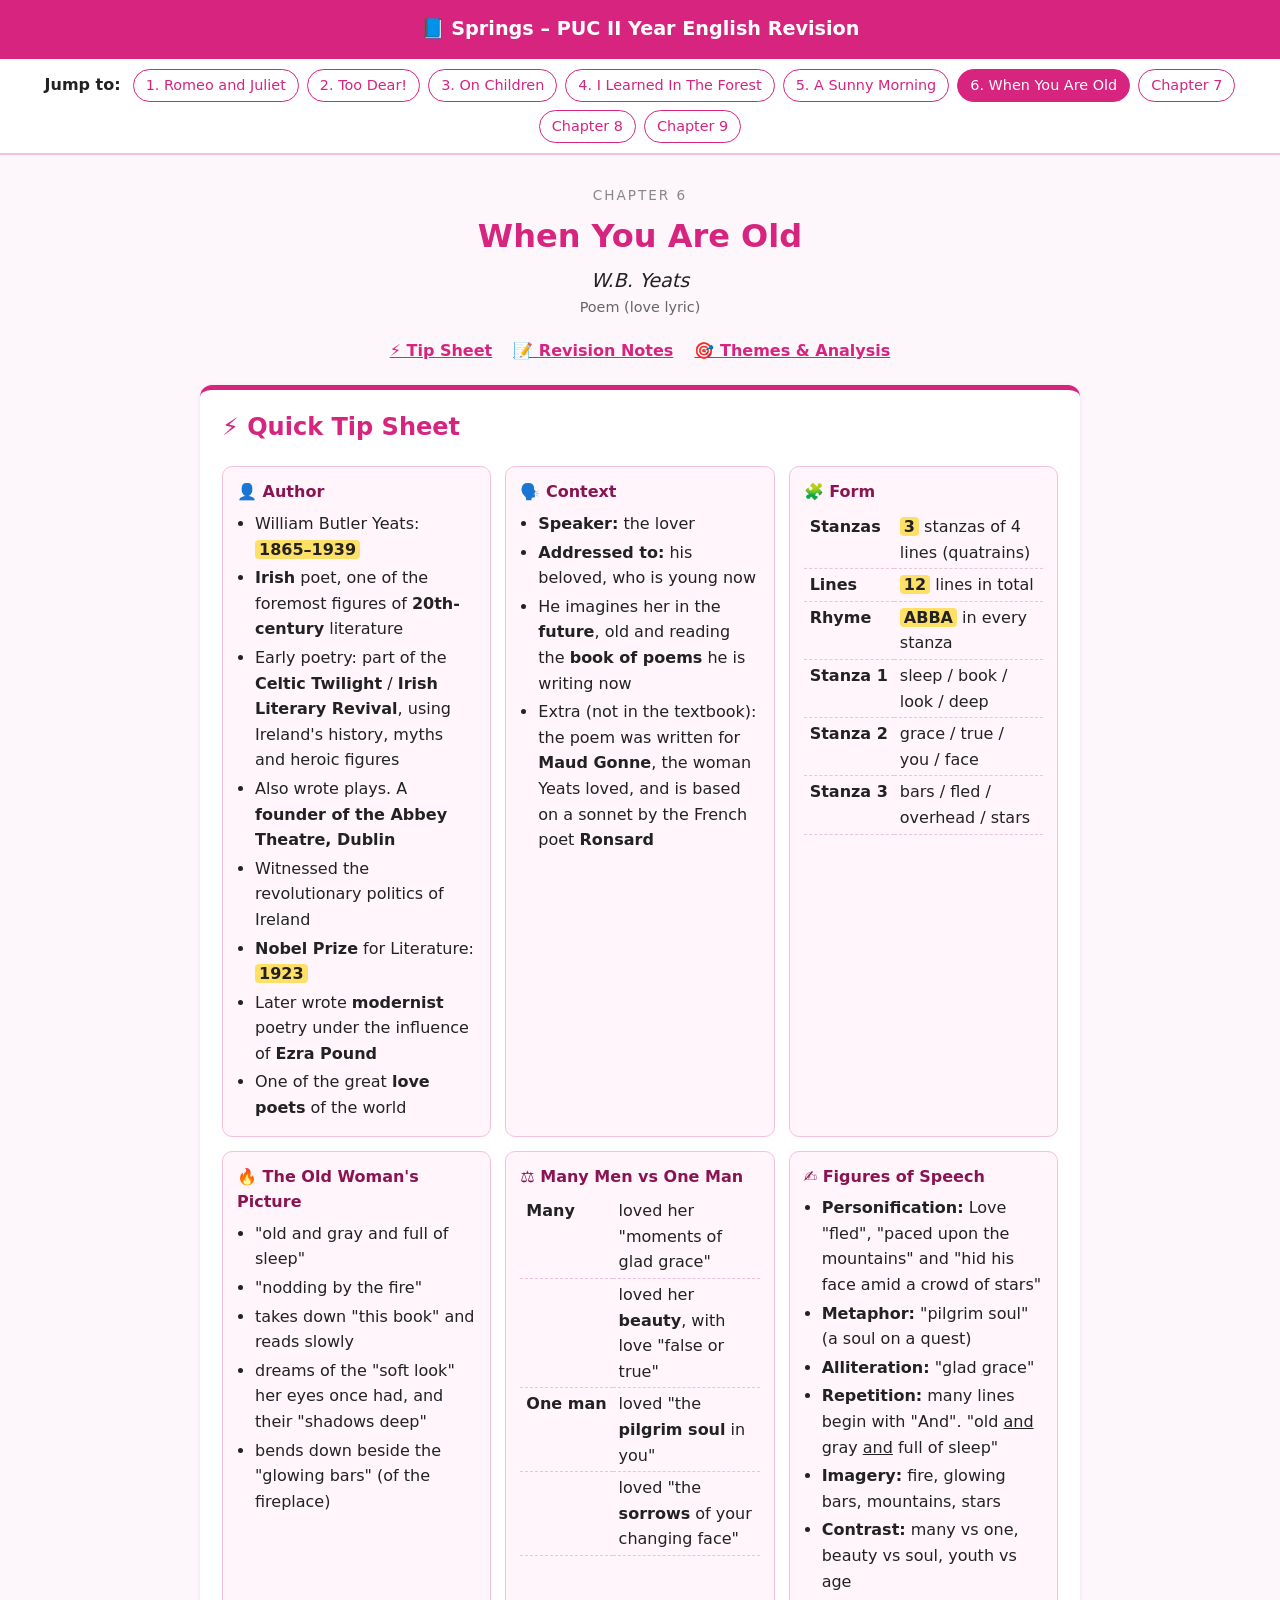
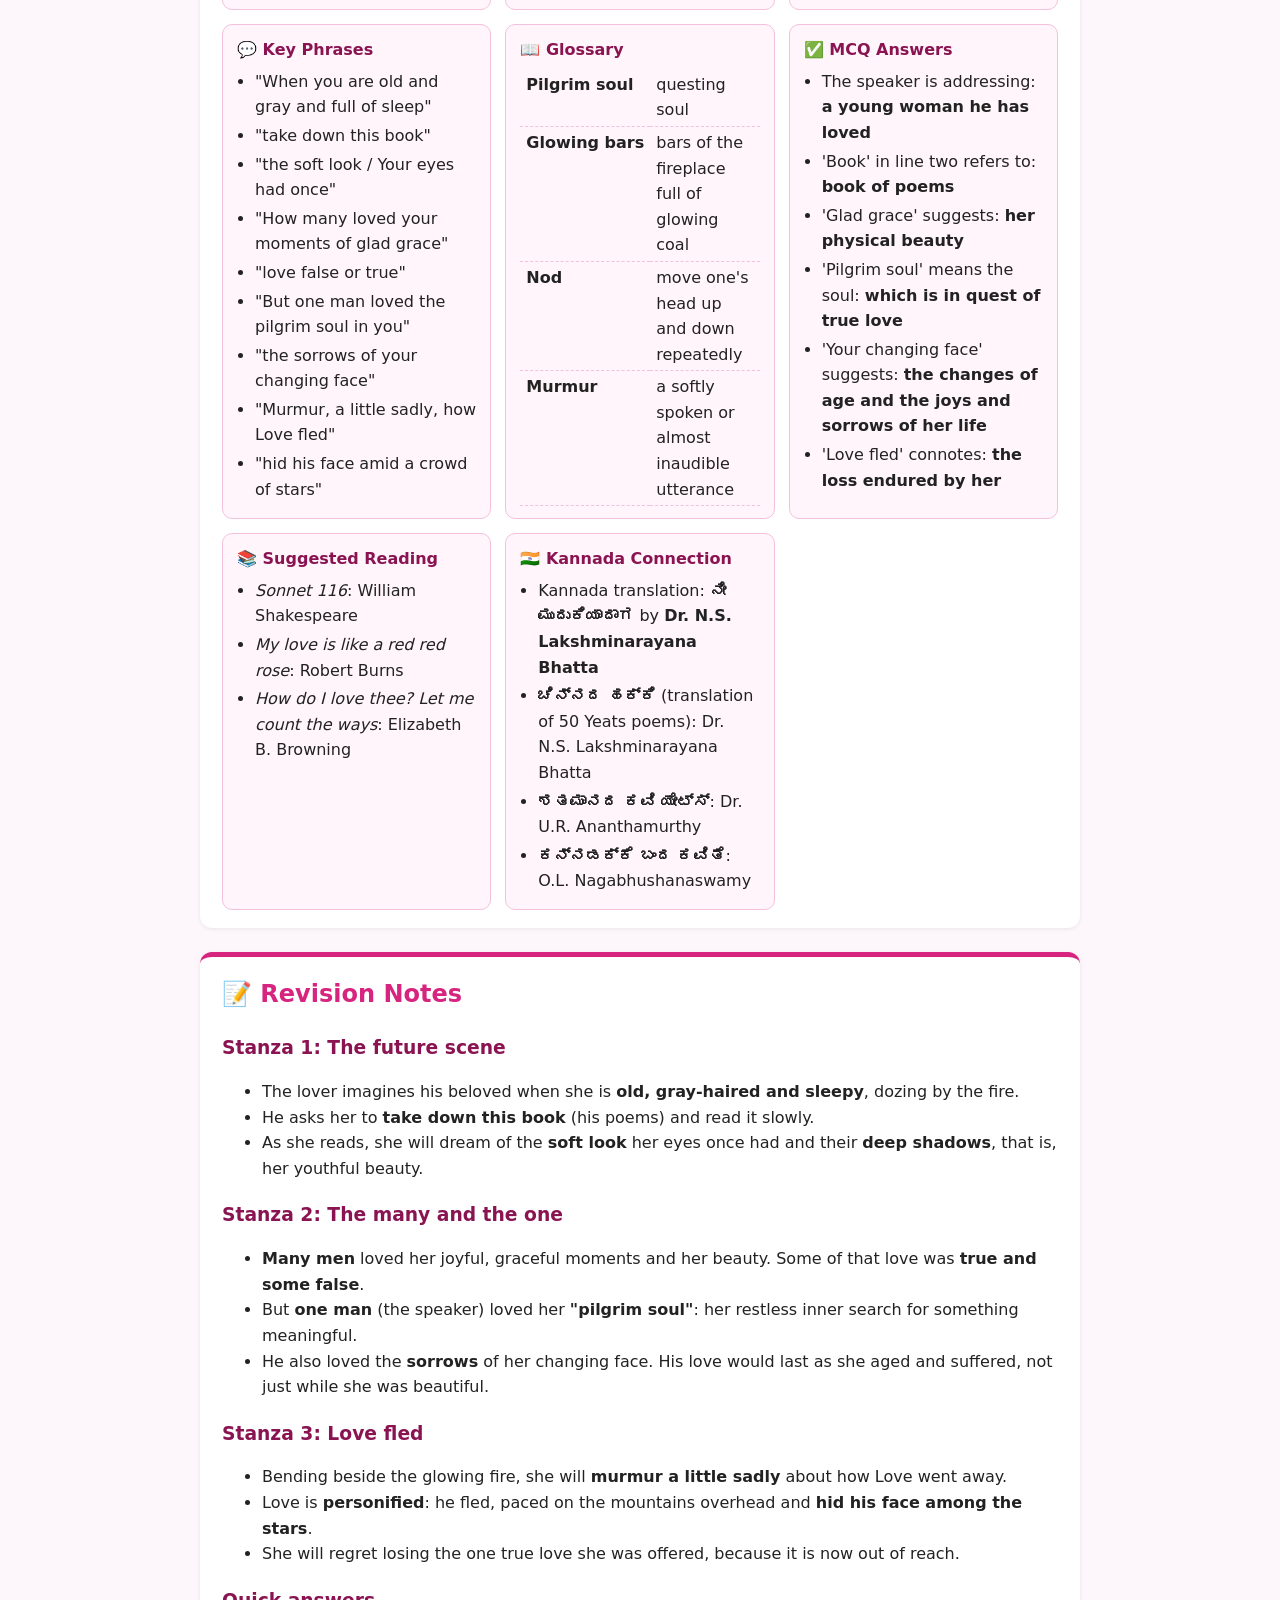
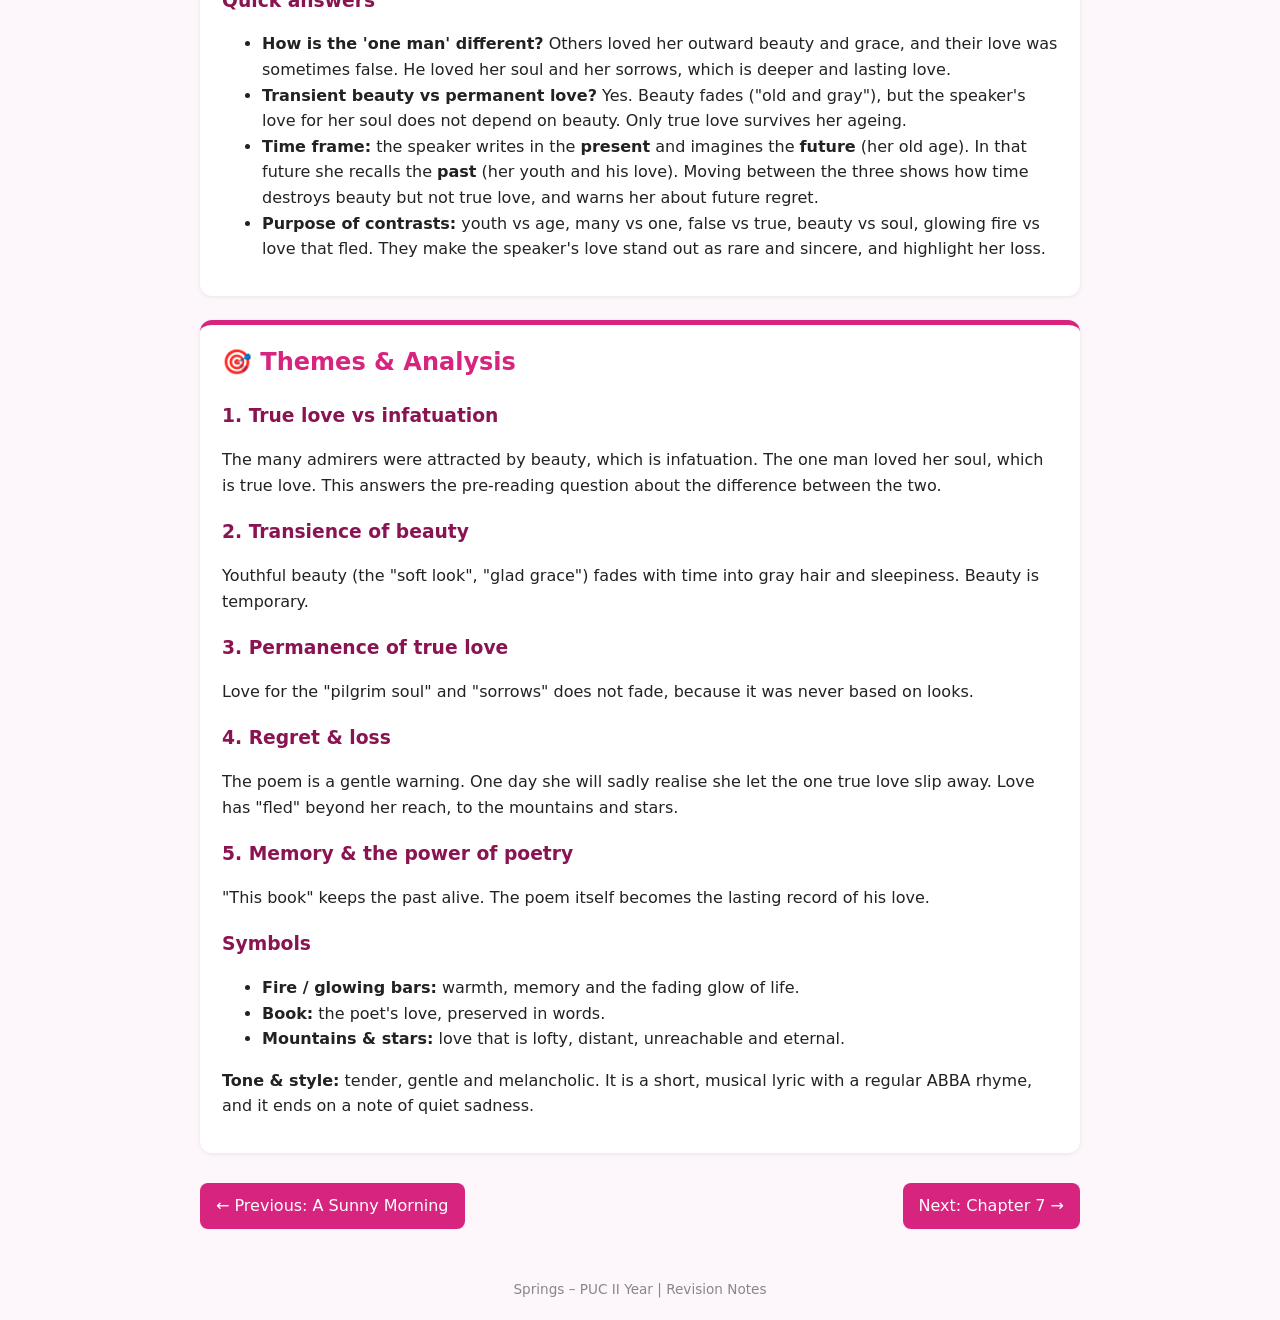
<file: chapter6.html>
<!DOCTYPE html>
<html lang="en">
<head>
  <meta charset="UTF-8">
  <meta name="viewport" content="width=device-width, initial-scale=1.0">
  <title>Ch 6: When You Are Old | Springs Revision</title>
  <link rel="stylesheet" href="style.css">
</head>
<body>

<header class="site">
  <a href="index.html">📘 Springs – PUC II Year English Revision</a>
</header>

<nav class="chapters">
  <span class="label">Jump to:</span>
  <a href="index.html">1. Romeo and Juliet</a>
  <a href="chapter2.html">2. Too Dear!</a>
  <a href="chapter3.html">3. On Children</a>
  <a href="chapter4.html">4. I Learned In The Forest</a>
  <a href="chapter5.html">5. A Sunny Morning</a>
  <a href="chapter6.html" class="current">6. When You Are Old</a>
  <a href="chapter7.html">Chapter 7</a>
  <a href="chapter8.html">Chapter 8</a>
  <a href="chapter9.html">Chapter 9</a>
</nav>

<main>

  <div class="chapter-title">
    <div class="num">Chapter 6</div>
    <h1>When You Are Old</h1>
    <div class="author">W.B. Yeats</div>
    <div class="meta">Poem (love lyric)</div>
  </div>

  <div class="section-links">
    <a href="#tips">⚡ Tip Sheet</a>
    <a href="#notes">📝 Revision Notes</a>
    <a href="#themes">🎯 Themes &amp; Analysis</a>
  </div>

  <!-- ================= TIP SHEET ================= -->
  <section id="tips">
    <h2>⚡ Quick Tip Sheet</h2>
    <div class="tips">

      <div class="tip-card">
        <h3>👤 Author</h3>
        <ul>
          <li>William Butler Yeats: <span class="hl">1865–1939</span></li>
          <li><b>Irish</b> poet, one of the foremost figures of <b>20th-century</b> literature</li>
          <li>Early poetry: part of the <b>Celtic Twilight</b> / <b>Irish Literary Revival</b>, using Ireland's history, myths and heroic figures</li>
          <li>Also wrote plays. A <b>founder of the Abbey Theatre, Dublin</b></li>
          <li>Witnessed the revolutionary politics of Ireland</li>
          <li><b>Nobel Prize</b> for Literature: <span class="hl">1923</span></li>
          <li>Later wrote <b>modernist</b> poetry under the influence of <b>Ezra Pound</b></li>
          <li>One of the great <b>love poets</b> of the world</li>
        </ul>
      </div>

      <div class="tip-card">
        <h3>🗣️ Context</h3>
        <ul>
          <li><b>Speaker:</b> the lover</li>
          <li><b>Addressed to:</b> his beloved, who is young now</li>
          <li>He imagines her in the <b>future</b>, old and reading the <b>book of poems</b> he is writing now</li>
          <li>Extra (not in the textbook): the poem was written for <b>Maud Gonne</b>, the woman Yeats loved, and is based on a sonnet by the French poet <b>Ronsard</b></li>
        </ul>
      </div>

      <div class="tip-card">
        <h3>🧩 Form</h3>
        <table>
          <tr><td>Stanzas</td><td><span class="hl">3</span> stanzas of 4 lines (quatrains)</td></tr>
          <tr><td>Lines</td><td><span class="hl">12</span> lines in total</td></tr>
          <tr><td>Rhyme</td><td><span class="hl">ABBA</span> in every stanza</td></tr>
          <tr><td>Stanza 1</td><td>sleep / book / look / deep</td></tr>
          <tr><td>Stanza 2</td><td>grace / true / you / face</td></tr>
          <tr><td>Stanza 3</td><td>bars / fled / overhead / stars</td></tr>
        </table>
      </div>

      <div class="tip-card">
        <h3>🔥 The Old Woman's Picture</h3>
        <ul>
          <li>"old and gray and full of sleep"</li>
          <li>"nodding by the fire"</li>
          <li>takes down "this book" and reads slowly</li>
          <li>dreams of the "soft look" her eyes once had, and their "shadows deep"</li>
          <li>bends down beside the "glowing bars" (of the fireplace)</li>
        </ul>
      </div>

      <div class="tip-card">
        <h3>⚖️ Many Men vs One Man</h3>
        <table>
          <tr><td>Many</td><td>loved her "moments of glad grace"</td></tr>
          <tr><td></td><td>loved her <b>beauty</b>, with love "false or true"</td></tr>
          <tr><td>One man</td><td>loved "the <b>pilgrim soul</b> in you"</td></tr>
          <tr><td></td><td>loved "the <b>sorrows</b> of your changing face"</td></tr>
        </table>
      </div>

      <div class="tip-card">
        <h3>✍️ Figures of Speech</h3>
        <ul>
          <li><b>Personification:</b> Love "fled", "paced upon the mountains" and "hid his face amid a crowd of stars"</li>
          <li><b>Metaphor:</b> "pilgrim soul" (a soul on a quest)</li>
          <li><b>Alliteration:</b> "<u>g</u>lad <u>g</u>race"</li>
          <li><b>Repetition:</b> many lines begin with "And". "old <u>and</u> gray <u>and</u> full of sleep"</li>
          <li><b>Imagery:</b> fire, glowing bars, mountains, stars</li>
          <li><b>Contrast:</b> many vs one, beauty vs soul, youth vs age</li>
        </ul>
      </div>

      <div class="tip-card">
        <h3>💬 Key Phrases</h3>
        <ul>
          <li>"When you are old and gray and full of sleep"</li>
          <li>"take down this book"</li>
          <li>"the soft look / Your eyes had once"</li>
          <li>"How many loved your moments of glad grace"</li>
          <li>"love false or true"</li>
          <li>"But one man loved the pilgrim soul in you"</li>
          <li>"the sorrows of your changing face"</li>
          <li>"Murmur, a little sadly, how Love fled"</li>
          <li>"hid his face amid a crowd of stars"</li>
        </ul>
      </div>

      <div class="tip-card">
        <h3>📖 Glossary</h3>
        <table>
          <tr><td>Pilgrim soul</td><td>questing soul</td></tr>
          <tr><td>Glowing bars</td><td>bars of the fireplace full of glowing coal</td></tr>
          <tr><td>Nod</td><td>move one's head up and down repeatedly</td></tr>
          <tr><td>Murmur</td><td>a softly spoken or almost inaudible utterance</td></tr>
        </table>
      </div>

      <div class="tip-card">
        <h3>✅ MCQ Answers</h3>
        <ul>
          <li>The speaker is addressing: <b>a young woman he has loved</b></li>
          <li>'Book' in line two refers to: <b>book of poems</b></li>
          <li>'Glad grace' suggests: <b>her physical beauty</b></li>
          <li>'Pilgrim soul' means the soul: <b>which is in quest of true love</b></li>
          <li>'Your changing face' suggests: <b>the changes of age and the joys and sorrows of her life</b></li>
          <li>'Love fled' connotes: <b>the loss endured by her</b></li>
        </ul>
      </div>

      <div class="tip-card">
        <h3>📚 Suggested Reading</h3>
        <ul>
          <li><i>Sonnet 116</i>: William Shakespeare</li>
          <li><i>My love is like a red red rose</i>: Robert Burns</li>
          <li><i>How do I love thee? Let me count the ways</i>: Elizabeth B. Browning</li>
        </ul>
      </div>

      <div class="tip-card">
        <h3>🇮🇳 Kannada Connection</h3>
        <ul>
          <li>Kannada translation: <b>ನೀ ಮುದುಕಿಯಾದಾಗ</b> by <b>Dr. N.S. Lakshminarayana Bhatta</b></li>
          <li><b>ಚಿನ್ನದ ಹಕ್ಕಿ</b> (translation of 50 Yeats poems): Dr. N.S. Lakshminarayana Bhatta</li>
          <li><b>ಶತಮಾನದ ಕವಿ ಯೇಟ್ಸ್</b>: Dr. U.R. Ananthamurthy</li>
          <li><b>ಕನ್ನಡಕ್ಕೆ ಬಂದ ಕವಿತೆ</b>: O.L. Nagabhushanaswamy</li>
        </ul>
      </div>

    </div>
  </section>

  <!-- ================= REVISION NOTES ================= -->
  <section id="notes">
    <h2>📝 Revision Notes</h2>

    <h3>Stanza 1: The future scene</h3>
    <ul>
      <li>The lover imagines his beloved when she is <b>old, gray-haired and sleepy</b>, dozing by the fire.</li>
      <li>He asks her to <b>take down this book</b> (his poems) and read it slowly.</li>
      <li>As she reads, she will dream of the <b>soft look</b> her eyes once had and their <b>deep shadows</b>, that is, her youthful beauty.</li>
    </ul>

    <h3>Stanza 2: The many and the one</h3>
    <ul>
      <li><b>Many men</b> loved her joyful, graceful moments and her beauty. Some of that love was <b>true and some false</b>.</li>
      <li>But <b>one man</b> (the speaker) loved her <b>"pilgrim soul"</b>: her restless inner search for something meaningful.</li>
      <li>He also loved the <b>sorrows</b> of her changing face. His love would last as she aged and suffered, not just while she was beautiful.</li>
    </ul>

    <h3>Stanza 3: Love fled</h3>
    <ul>
      <li>Bending beside the glowing fire, she will <b>murmur a little sadly</b> about how Love went away.</li>
      <li>Love is <b>personified</b>: he fled, paced on the mountains overhead and <b>hid his face among the stars</b>.</li>
      <li>She will regret losing the one true love she was offered, because it is now out of reach.</li>
    </ul>

    <h3>Quick answers</h3>
    <ul>
      <li><b>How is the 'one man' different?</b> Others loved her outward beauty and grace, and their love was sometimes false. He loved her soul and her sorrows, which is deeper and lasting love.</li>
      <li><b>Transient beauty vs permanent love?</b> Yes. Beauty fades ("old and gray"), but the speaker's love for her soul does not depend on beauty. Only true love survives her ageing.</li>
      <li><b>Time frame:</b> the speaker writes in the <b>present</b> and imagines the <b>future</b> (her old age). In that future she recalls the <b>past</b> (her youth and his love). Moving between the three shows how time destroys beauty but not true love, and warns her about future regret.</li>
      <li><b>Purpose of contrasts:</b> youth vs age, many vs one, false vs true, beauty vs soul, glowing fire vs love that fled. They make the speaker's love stand out as rare and sincere, and highlight her loss.</li>
    </ul>
  </section>

  <!-- ================= THEMES ================= -->
  <section id="themes">
    <h2>🎯 Themes &amp; Analysis</h2>

    <h3>1. True love vs infatuation</h3>
    <p>The many admirers were attracted by beauty, which is infatuation. The one man loved her soul, which is true love. This answers the pre-reading question about the difference between the two.</p>

    <h3>2. Transience of beauty</h3>
    <p>Youthful beauty (the "soft look", "glad grace") fades with time into gray hair and sleepiness. Beauty is temporary.</p>

    <h3>3. Permanence of true love</h3>
    <p>Love for the "pilgrim soul" and "sorrows" does not fade, because it was never based on looks.</p>

    <h3>4. Regret &amp; loss</h3>
    <p>The poem is a gentle warning. One day she will sadly realise she let the one true love slip away. Love has "fled" beyond her reach, to the mountains and stars.</p>

    <h3>5. Memory &amp; the power of poetry</h3>
    <p>"This book" keeps the past alive. The poem itself becomes the lasting record of his love.</p>

    <h3>Symbols</h3>
    <ul>
      <li><b>Fire / glowing bars:</b> warmth, memory and the fading glow of life.</li>
      <li><b>Book:</b> the poet's love, preserved in words.</li>
      <li><b>Mountains &amp; stars:</b> love that is lofty, distant, unreachable and eternal.</li>
    </ul>

    <p><b>Tone &amp; style:</b> tender, gentle and melancholic. It is a short, musical lyric with a regular ABBA rhyme, and it ends on a note of quiet sadness.</p>
  </section>

  <div class="pager">
    <a href="chapter5.html">← Previous: A Sunny Morning</a>
    <a href="chapter7.html">Next: Chapter 7 →</a>
  </div>

</main>

<footer>Springs – PUC II Year | Revision Notes</footer>

</body>
</html>
</file>
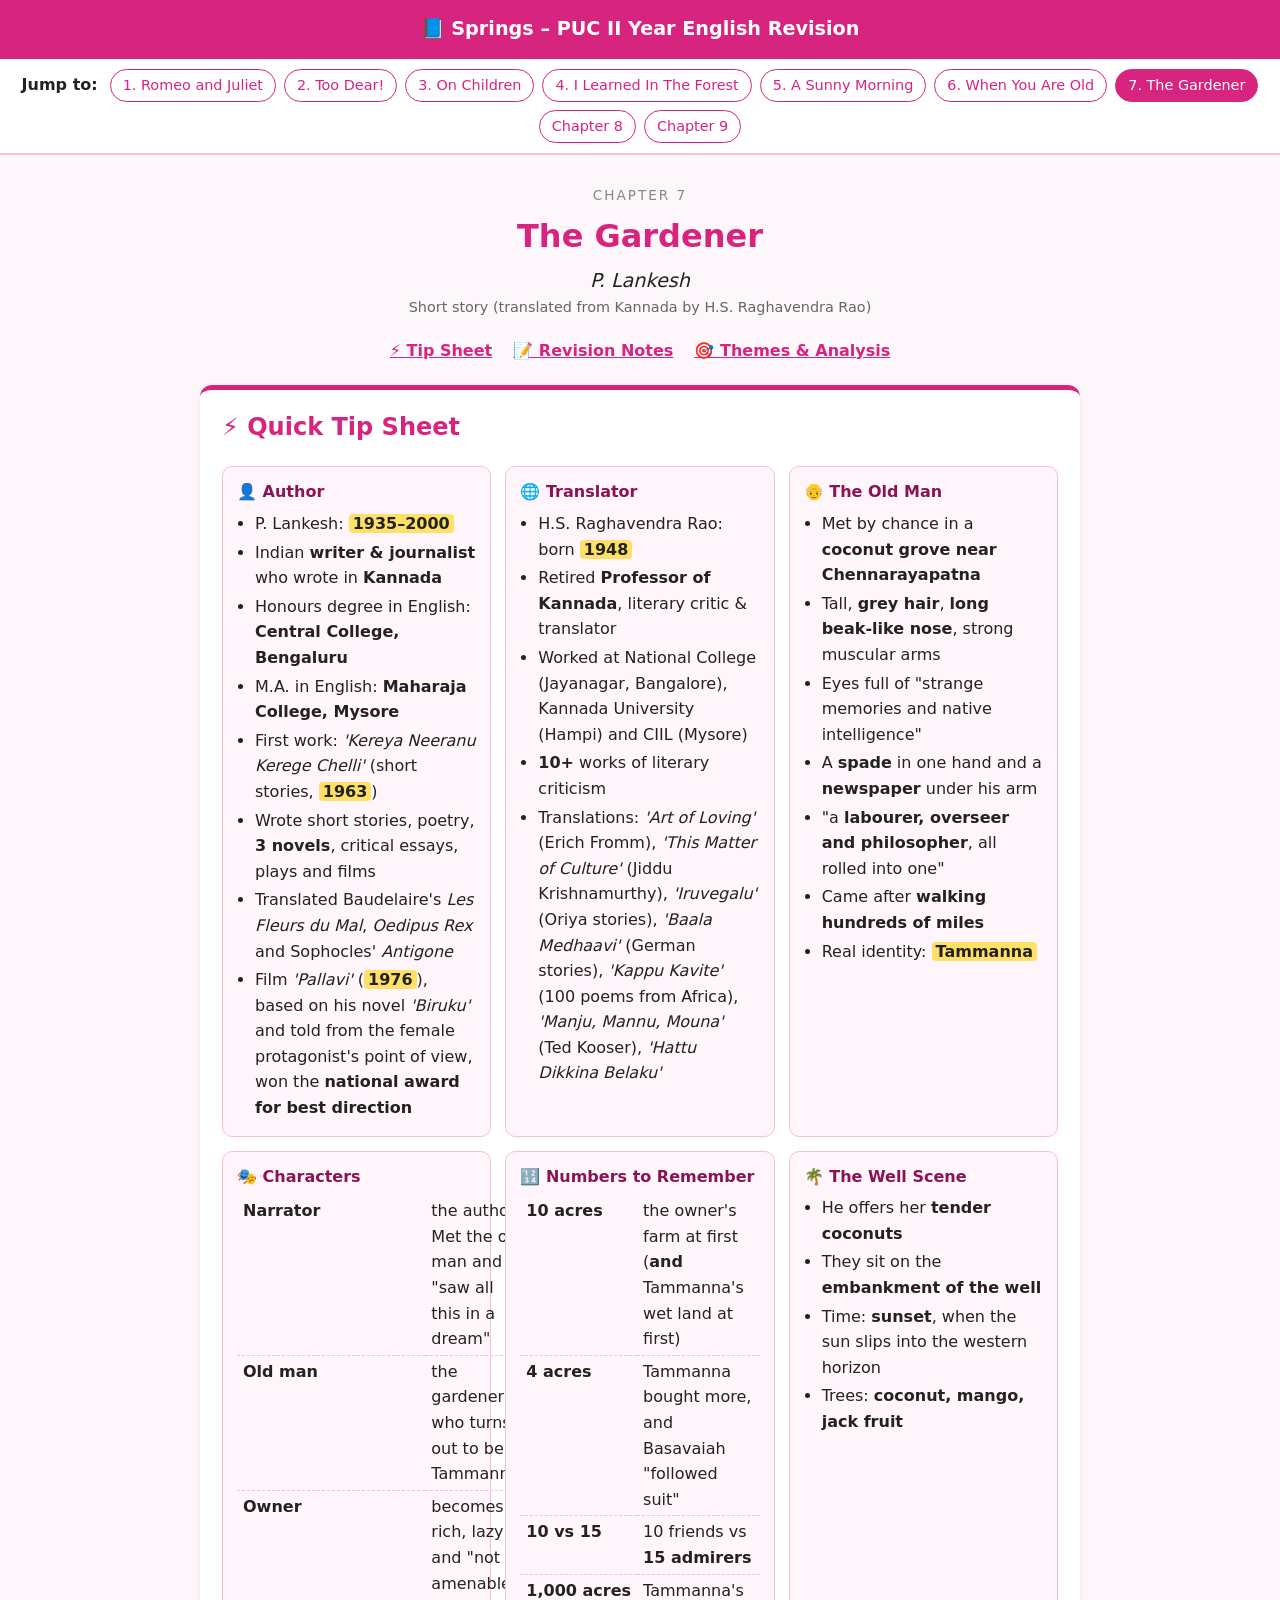
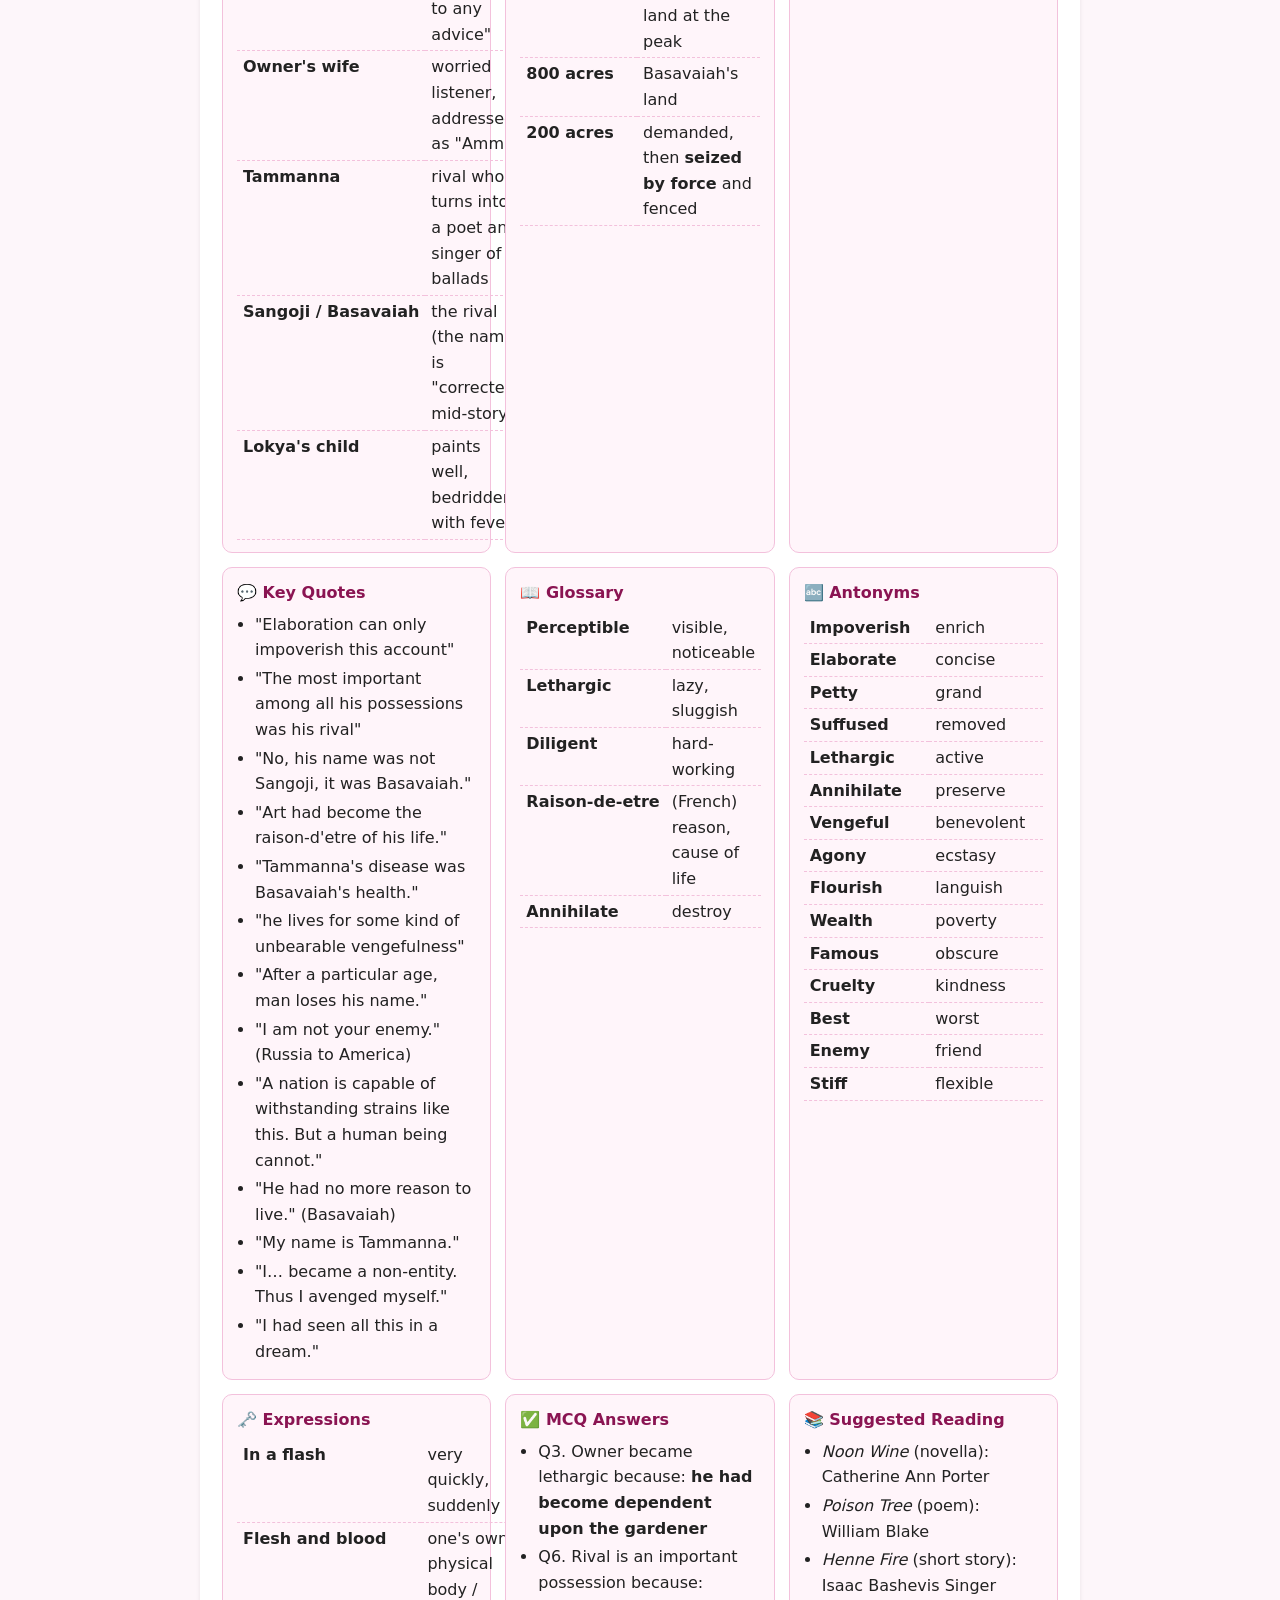
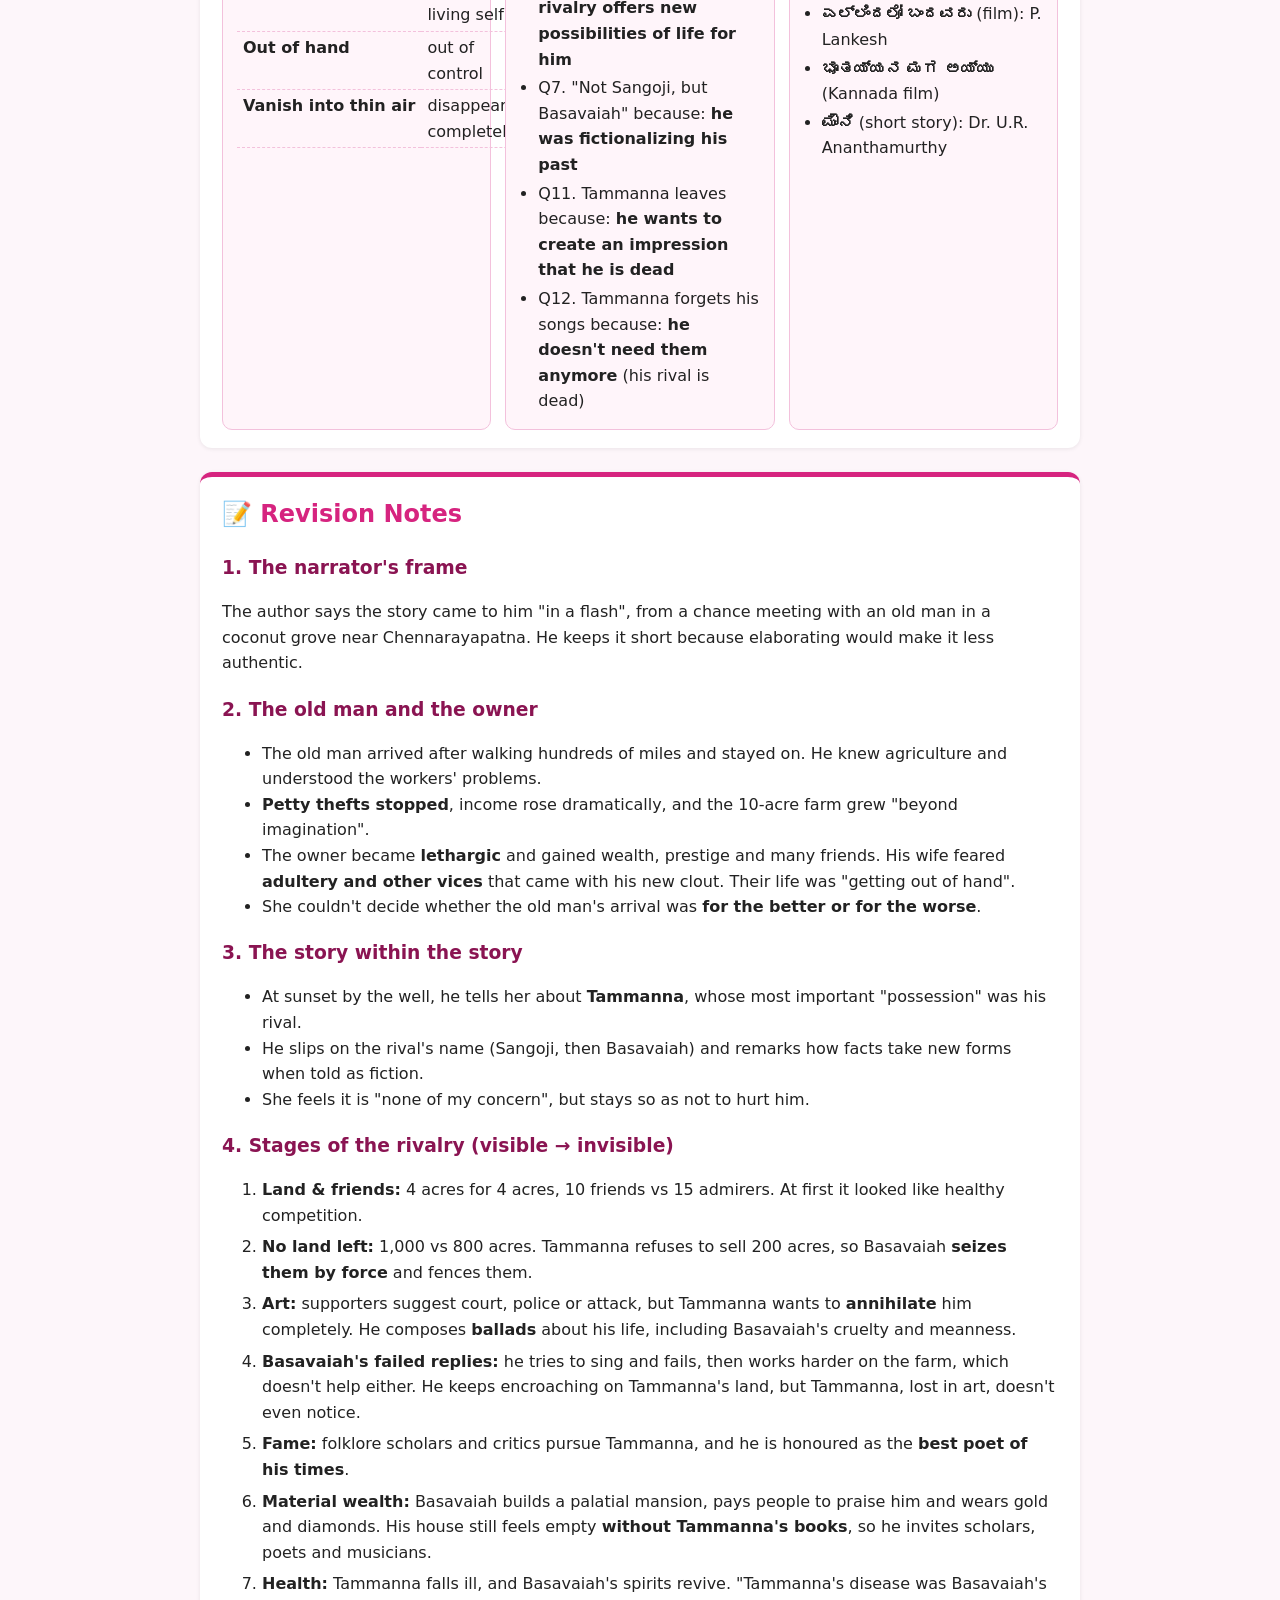
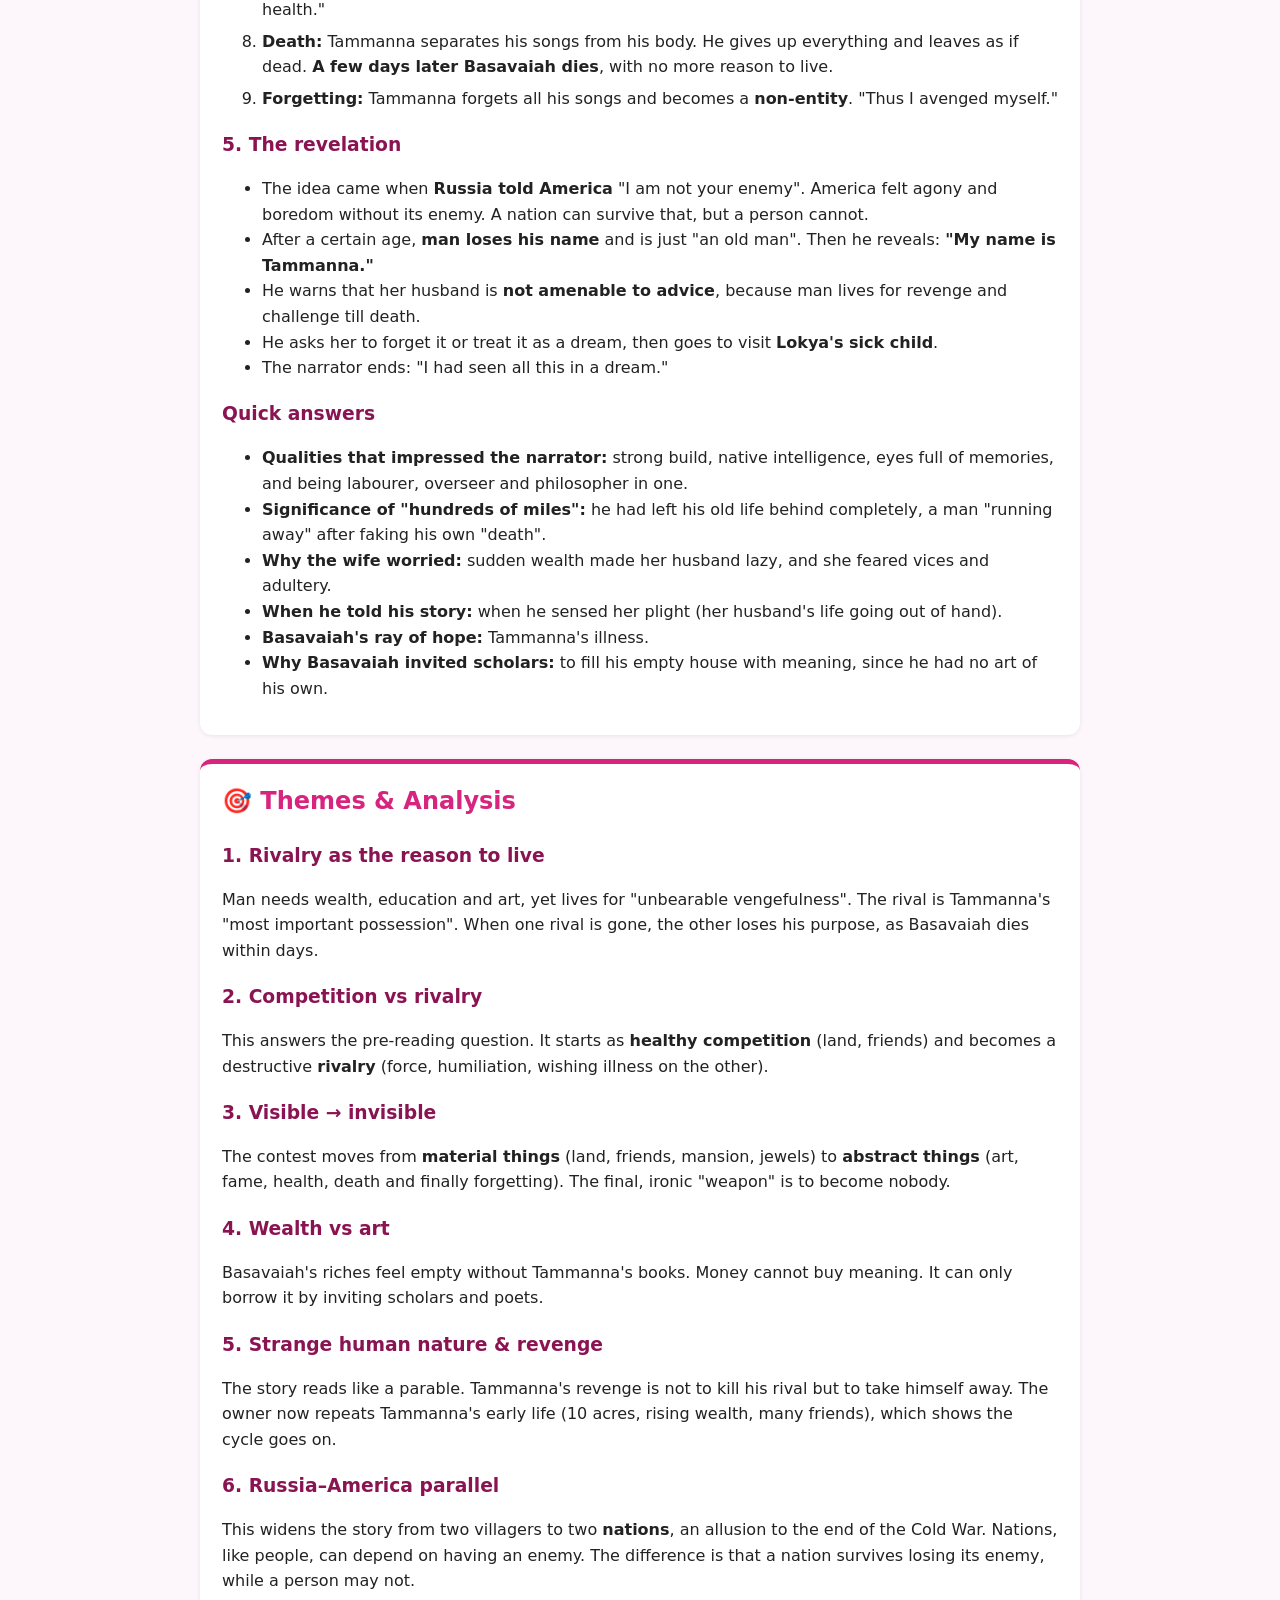
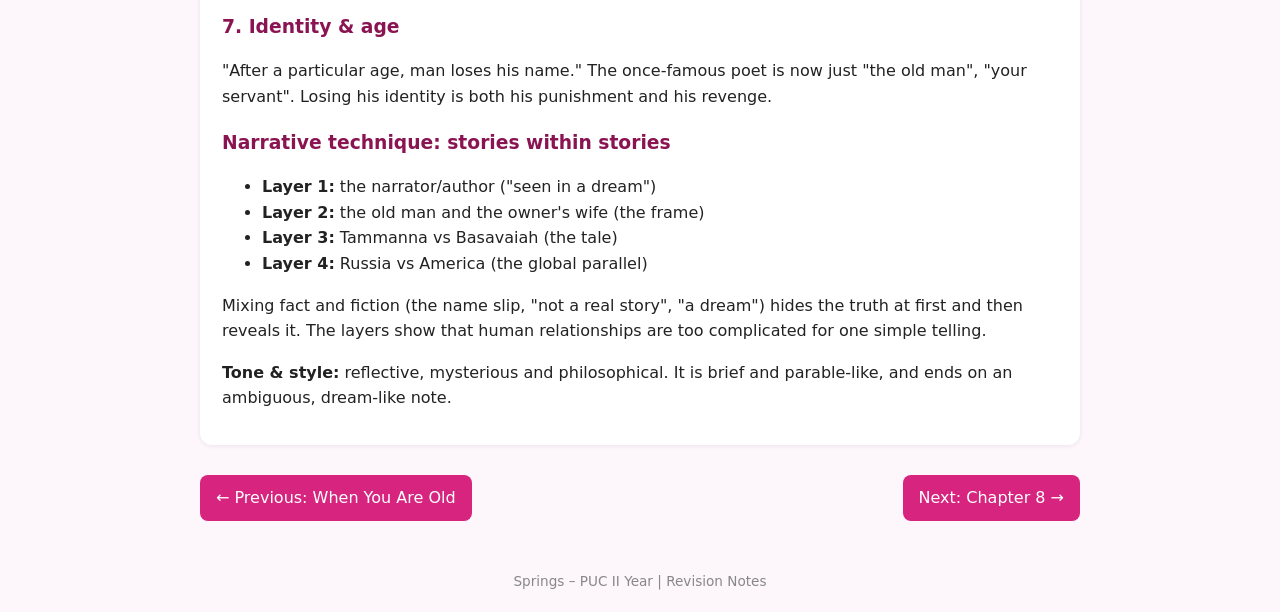
<file: chapter7.html>
<!DOCTYPE html>
<html lang="en">
<head>
  <meta charset="UTF-8">
  <meta name="viewport" content="width=device-width, initial-scale=1.0">
  <title>Ch 7: The Gardener | Springs Revision</title>
  <link rel="stylesheet" href="style.css">
</head>
<body>

<header class="site">
  <a href="index.html">📘 Springs – PUC II Year English Revision</a>
</header>

<nav class="chapters">
  <span class="label">Jump to:</span>
  <a href="index.html">1. Romeo and Juliet</a>
  <a href="chapter2.html">2. Too Dear!</a>
  <a href="chapter3.html">3. On Children</a>
  <a href="chapter4.html">4. I Learned In The Forest</a>
  <a href="chapter5.html">5. A Sunny Morning</a>
  <a href="chapter6.html">6. When You Are Old</a>
  <a href="chapter7.html" class="current">7. The Gardener</a>
  <a href="chapter8.html">Chapter 8</a>
  <a href="chapter9.html">Chapter 9</a>
</nav>

<main>

  <div class="chapter-title">
    <div class="num">Chapter 7</div>
    <h1>The Gardener</h1>
    <div class="author">P. Lankesh</div>
    <div class="meta">Short story (translated from Kannada by H.S. Raghavendra Rao)</div>
  </div>

  <div class="section-links">
    <a href="#tips">⚡ Tip Sheet</a>
    <a href="#notes">📝 Revision Notes</a>
    <a href="#themes">🎯 Themes &amp; Analysis</a>
  </div>

  <!-- ================= TIP SHEET ================= -->
  <section id="tips">
    <h2>⚡ Quick Tip Sheet</h2>
    <div class="tips">

      <div class="tip-card">
        <h3>👤 Author</h3>
        <ul>
          <li>P. Lankesh: <span class="hl">1935–2000</span></li>
          <li>Indian <b>writer &amp; journalist</b> who wrote in <b>Kannada</b></li>
          <li>Honours degree in English: <b>Central College, Bengaluru</b></li>
          <li>M.A. in English: <b>Maharaja College, Mysore</b></li>
          <li>First work: <i>'Kereya Neeranu Kerege Chelli'</i> (short stories, <span class="hl">1963</span>)</li>
          <li>Wrote short stories, poetry, <b>3 novels</b>, critical essays, plays and films</li>
          <li>Translated Baudelaire's <i>Les Fleurs du Mal</i>, <i>Oedipus Rex</i> and Sophocles' <i>Antigone</i></li>
          <li>Film <i>'Pallavi'</i> (<span class="hl">1976</span>), based on his novel <i>'Biruku'</i> and told from the female protagonist's point of view, won the <b>national award for best direction</b></li>
        </ul>
      </div>

      <div class="tip-card">
        <h3>🌐 Translator</h3>
        <ul>
          <li>H.S. Raghavendra Rao: born <span class="hl">1948</span></li>
          <li>Retired <b>Professor of Kannada</b>, literary critic &amp; translator</li>
          <li>Worked at National College (Jayanagar, Bangalore), Kannada University (Hampi) and CIIL (Mysore)</li>
          <li><b>10+</b> works of literary criticism</li>
          <li>Translations: <i>'Art of Loving'</i> (Erich Fromm), <i>'This Matter of Culture'</i> (Jiddu Krishnamurthy), <i>'Iruvegalu'</i> (Oriya stories), <i>'Baala Medhaavi'</i> (German stories), <i>'Kappu Kavite'</i> (100 poems from Africa), <i>'Manju, Mannu, Mouna'</i> (Ted Kooser), <i>'Hattu Dikkina Belaku'</i></li>
        </ul>
      </div>

      <div class="tip-card">
        <h3>👴 The Old Man</h3>
        <ul>
          <li>Met by chance in a <b>coconut grove near Chennarayapatna</b></li>
          <li>Tall, <b>grey hair</b>, <b>long beak-like nose</b>, strong muscular arms</li>
          <li>Eyes full of "strange memories and native intelligence"</li>
          <li>A <b>spade</b> in one hand and a <b>newspaper</b> under his arm</li>
          <li>"a <b>labourer, overseer and philosopher</b>, all rolled into one"</li>
          <li>Came after <b>walking hundreds of miles</b></li>
          <li>Real identity: <span class="hl">Tammanna</span></li>
        </ul>
      </div>

      <div class="tip-card">
        <h3>🎭 Characters</h3>
        <table>
          <tr><td>Narrator</td><td>the author. Met the old man and "saw all this in a dream"</td></tr>
          <tr><td>Old man</td><td>the gardener, who turns out to be Tammanna</td></tr>
          <tr><td>Owner</td><td>becomes rich, lazy and "not amenable to any advice"</td></tr>
          <tr><td>Owner's wife</td><td>worried listener, addressed as "Amma"</td></tr>
          <tr><td>Tammanna</td><td>rival who turns into a poet and singer of ballads</td></tr>
          <tr><td>Sangoji / Basavaiah</td><td>the rival (the name is "corrected" mid-story)</td></tr>
          <tr><td>Lokya's child</td><td>paints well, bedridden with fever</td></tr>
        </table>
      </div>

      <div class="tip-card">
        <h3>🔢 Numbers to Remember</h3>
        <table>
          <tr><td>10 acres</td><td>the owner's farm at first (<b>and</b> Tammanna's wet land at first)</td></tr>
          <tr><td>4 acres</td><td>Tammanna bought more, and Basavaiah "followed suit"</td></tr>
          <tr><td>10 vs 15</td><td>10 friends vs <b>15 admirers</b></td></tr>
          <tr><td>1,000 acres</td><td>Tammanna's land at the peak</td></tr>
          <tr><td>800 acres</td><td>Basavaiah's land</td></tr>
          <tr><td>200 acres</td><td>demanded, then <b>seized by force</b> and fenced</td></tr>
        </table>
      </div>

      <div class="tip-card">
        <h3>🌴 The Well Scene</h3>
        <ul>
          <li>He offers her <b>tender coconuts</b></li>
          <li>They sit on the <b>embankment of the well</b></li>
          <li>Time: <b>sunset</b>, when the sun slips into the western horizon</li>
          <li>Trees: <b>coconut, mango, jack fruit</b></li>
        </ul>
      </div>

      <div class="tip-card">
        <h3>💬 Key Quotes</h3>
        <ul>
          <li>"Elaboration can only impoverish this account"</li>
          <li>"The most important among all his possessions was his rival"</li>
          <li>"No, his name was not Sangoji, it was Basavaiah."</li>
          <li>"Art had become the raison-d'etre of his life."</li>
          <li>"Tammanna's disease was Basavaiah's health."</li>
          <li>"he lives for some kind of unbearable vengefulness"</li>
          <li>"After a particular age, man loses his name."</li>
          <li>"I am not your enemy." (Russia to America)</li>
          <li>"A nation is capable of withstanding strains like this. But a human being cannot."</li>
          <li>"He had no more reason to live." (Basavaiah)</li>
          <li>"My name is Tammanna."</li>
          <li>"I… became a non-entity. Thus I avenged myself."</li>
          <li>"I had seen all this in a dream."</li>
        </ul>
      </div>

      <div class="tip-card">
        <h3>📖 Glossary</h3>
        <table>
          <tr><td>Perceptible</td><td>visible, noticeable</td></tr>
          <tr><td>Lethargic</td><td>lazy, sluggish</td></tr>
          <tr><td>Diligent</td><td>hard-working</td></tr>
          <tr><td>Raison-de-etre</td><td>(French) reason, cause of life</td></tr>
          <tr><td>Annihilate</td><td>destroy</td></tr>
        </table>
      </div>

      <div class="tip-card">
        <h3>🔤 Antonyms</h3>
        <table>
          <tr><td>Impoverish</td><td>enrich</td></tr>
          <tr><td>Elaborate</td><td>concise</td></tr>
          <tr><td>Petty</td><td>grand</td></tr>
          <tr><td>Suffused</td><td>removed</td></tr>
          <tr><td>Lethargic</td><td>active</td></tr>
          <tr><td>Annihilate</td><td>preserve</td></tr>
          <tr><td>Vengeful</td><td>benevolent</td></tr>
          <tr><td>Agony</td><td>ecstasy</td></tr>
          <tr><td>Flourish</td><td>languish</td></tr>
          <tr><td>Wealth</td><td>poverty</td></tr>
          <tr><td>Famous</td><td>obscure</td></tr>
          <tr><td>Cruelty</td><td>kindness</td></tr>
          <tr><td>Best</td><td>worst</td></tr>
          <tr><td>Enemy</td><td>friend</td></tr>
          <tr><td>Stiff</td><td>flexible</td></tr>
        </table>
      </div>

      <div class="tip-card">
        <h3>🗝️ Expressions</h3>
        <table>
          <tr><td>In a flash</td><td>very quickly, suddenly</td></tr>
          <tr><td>Flesh and blood</td><td>one's own physical body / living self</td></tr>
          <tr><td>Out of hand</td><td>out of control</td></tr>
          <tr><td>Vanish into thin air</td><td>disappear completely</td></tr>
        </table>
      </div>

      <div class="tip-card">
        <h3>✅ MCQ Answers</h3>
        <ul>
          <li>Q3. Owner became lethargic because: <b>he had become dependent upon the gardener</b></li>
          <li>Q6. Rival is an important possession because: <b>rivalry offers new possibilities of life for him</b></li>
          <li>Q7. "Not Sangoji, but Basavaiah" because: <b>he was fictionalizing his past</b></li>
          <li>Q11. Tammanna leaves because: <b>he wants to create an impression that he is dead</b></li>
          <li>Q12. Tammanna forgets his songs because: <b>he doesn't need them anymore</b> (his rival is dead)</li>
        </ul>
      </div>

      <div class="tip-card">
        <h3>📚 Suggested Reading</h3>
        <ul>
          <li><i>Noon Wine</i> (novella): Catherine Ann Porter</li>
          <li><i>Poison Tree</i> (poem): William Blake</li>
          <li><i>Henne Fire</i> (short story): Isaac Bashevis Singer</li>
          <li><b>ಎಲ್ಲಿಂದಲೋ ಬಂದವರು</b> (film): P. Lankesh</li>
          <li><b>ಭೂತಯ್ಯನ ಮಗ ಅಯ್ಯು</b> (Kannada film)</li>
          <li><b>ಮೌನಿ</b> (short story): Dr. U.R. Ananthamurthy</li>
        </ul>
      </div>

    </div>
  </section>

  <!-- ================= REVISION NOTES ================= -->
  <section id="notes">
    <h2>📝 Revision Notes</h2>

    <h3>1. The narrator's frame</h3>
    <p>The author says the story came to him "in a flash", from a chance meeting with an old man in a coconut grove near Chennarayapatna. He keeps it short because elaborating would make it less authentic.</p>

    <h3>2. The old man and the owner</h3>
    <ul>
      <li>The old man arrived after walking hundreds of miles and stayed on. He knew agriculture and understood the workers' problems.</li>
      <li><b>Petty thefts stopped</b>, income rose dramatically, and the 10-acre farm grew "beyond imagination".</li>
      <li>The owner became <b>lethargic</b> and gained wealth, prestige and many friends. His wife feared <b>adultery and other vices</b> that came with his new clout. Their life was "getting out of hand".</li>
      <li>She couldn't decide whether the old man's arrival was <b>for the better or for the worse</b>.</li>
    </ul>

    <h3>3. The story within the story</h3>
    <ul>
      <li>At sunset by the well, he tells her about <b>Tammanna</b>, whose most important "possession" was his rival.</li>
      <li>He slips on the rival's name (Sangoji, then Basavaiah) and remarks how facts take new forms when told as fiction.</li>
      <li>She feels it is "none of my concern", but stays so as not to hurt him.</li>
    </ul>

    <h3>4. Stages of the rivalry (visible → invisible)</h3>
    <ol class="flow">
      <li><b>Land &amp; friends:</b> 4 acres for 4 acres, 10 friends vs 15 admirers. At first it looked like healthy competition.</li>
      <li><b>No land left:</b> 1,000 vs 800 acres. Tammanna refuses to sell 200 acres, so Basavaiah <b>seizes them by force</b> and fences them.</li>
      <li><b>Art:</b> supporters suggest court, police or attack, but Tammanna wants to <b>annihilate</b> him completely. He composes <b>ballads</b> about his life, including Basavaiah's cruelty and meanness.</li>
      <li><b>Basavaiah's failed replies:</b> he tries to sing and fails, then works harder on the farm, which doesn't help either. He keeps encroaching on Tammanna's land, but Tammanna, lost in art, doesn't even notice.</li>
      <li><b>Fame:</b> folklore scholars and critics pursue Tammanna, and he is honoured as the <b>best poet of his times</b>.</li>
      <li><b>Material wealth:</b> Basavaiah builds a palatial mansion, pays people to praise him and wears gold and diamonds. His house still feels empty <b>without Tammanna's books</b>, so he invites scholars, poets and musicians.</li>
      <li><b>Health:</b> Tammanna falls ill, and Basavaiah's spirits revive. "Tammanna's disease was Basavaiah's health."</li>
      <li><b>Death:</b> Tammanna separates his songs from his body. He gives up everything and leaves as if dead. <b>A few days later Basavaiah dies</b>, with no more reason to live.</li>
      <li><b>Forgetting:</b> Tammanna forgets all his songs and becomes a <b>non-entity</b>. "Thus I avenged myself."</li>
    </ol>

    <h3>5. The revelation</h3>
    <ul>
      <li>The idea came when <b>Russia told America</b> "I am not your enemy". America felt agony and boredom without its enemy. A nation can survive that, but a person cannot.</li>
      <li>After a certain age, <b>man loses his name</b> and is just "an old man". Then he reveals: <b>"My name is Tammanna."</b></li>
      <li>He warns that her husband is <b>not amenable to advice</b>, because man lives for revenge and challenge till death.</li>
      <li>He asks her to forget it or treat it as a dream, then goes to visit <b>Lokya's sick child</b>.</li>
      <li>The narrator ends: "I had seen all this in a dream."</li>
    </ul>

    <h3>Quick answers</h3>
    <ul>
      <li><b>Qualities that impressed the narrator:</b> strong build, native intelligence, eyes full of memories, and being labourer, overseer and philosopher in one.</li>
      <li><b>Significance of "hundreds of miles":</b> he had left his old life behind completely, a man "running away" after faking his own "death".</li>
      <li><b>Why the wife worried:</b> sudden wealth made her husband lazy, and she feared vices and adultery.</li>
      <li><b>When he told his story:</b> when he sensed her plight (her husband's life going out of hand).</li>
      <li><b>Basavaiah's ray of hope:</b> Tammanna's illness.</li>
      <li><b>Why Basavaiah invited scholars:</b> to fill his empty house with meaning, since he had no art of his own.</li>
    </ul>
  </section>

  <!-- ================= THEMES ================= -->
  <section id="themes">
    <h2>🎯 Themes &amp; Analysis</h2>

    <h3>1. Rivalry as the reason to live</h3>
    <p>Man needs wealth, education and art, yet lives for "unbearable vengefulness". The rival is Tammanna's "most important possession". When one rival is gone, the other loses his purpose, as Basavaiah dies within days.</p>

    <h3>2. Competition vs rivalry</h3>
    <p>This answers the pre-reading question. It starts as <b>healthy competition</b> (land, friends) and becomes a destructive <b>rivalry</b> (force, humiliation, wishing illness on the other).</p>

    <h3>3. Visible → invisible</h3>
    <p>The contest moves from <b>material things</b> (land, friends, mansion, jewels) to <b>abstract things</b> (art, fame, health, death and finally forgetting). The final, ironic "weapon" is to become nobody.</p>

    <h3>4. Wealth vs art</h3>
    <p>Basavaiah's riches feel empty without Tammanna's books. Money cannot buy meaning. It can only borrow it by inviting scholars and poets.</p>

    <h3>5. Strange human nature &amp; revenge</h3>
    <p>The story reads like a parable. Tammanna's revenge is not to kill his rival but to take himself away. The owner now repeats Tammanna's early life (10 acres, rising wealth, many friends), which shows the cycle goes on.</p>

    <h3>6. Russia–America parallel</h3>
    <p>This widens the story from two villagers to two <b>nations</b>, an allusion to the end of the Cold War. Nations, like people, can depend on having an enemy. The difference is that a nation survives losing its enemy, while a person may not.</p>

    <h3>7. Identity &amp; age</h3>
    <p>"After a particular age, man loses his name." The once-famous poet is now just "the old man", "your servant". Losing his identity is both his punishment and his revenge.</p>

    <h3>Narrative technique: stories within stories</h3>
    <ul>
      <li><b>Layer 1:</b> the narrator/author ("seen in a dream")</li>
      <li><b>Layer 2:</b> the old man and the owner's wife (the frame)</li>
      <li><b>Layer 3:</b> Tammanna vs Basavaiah (the tale)</li>
      <li><b>Layer 4:</b> Russia vs America (the global parallel)</li>
    </ul>
    <p>Mixing fact and fiction (the name slip, "not a real story", "a dream") hides the truth at first and then reveals it. The layers show that human relationships are too complicated for one simple telling.</p>

    <p><b>Tone &amp; style:</b> reflective, mysterious and philosophical. It is brief and parable-like, and ends on an ambiguous, dream-like note.</p>
  </section>

  <div class="pager">
    <a href="chapter6.html">← Previous: When You Are Old</a>
    <a href="chapter8.html">Next: Chapter 8 →</a>
  </div>

</main>

<footer>Springs – PUC II Year | Revision Notes</footer>

</body>
</html>
</file>
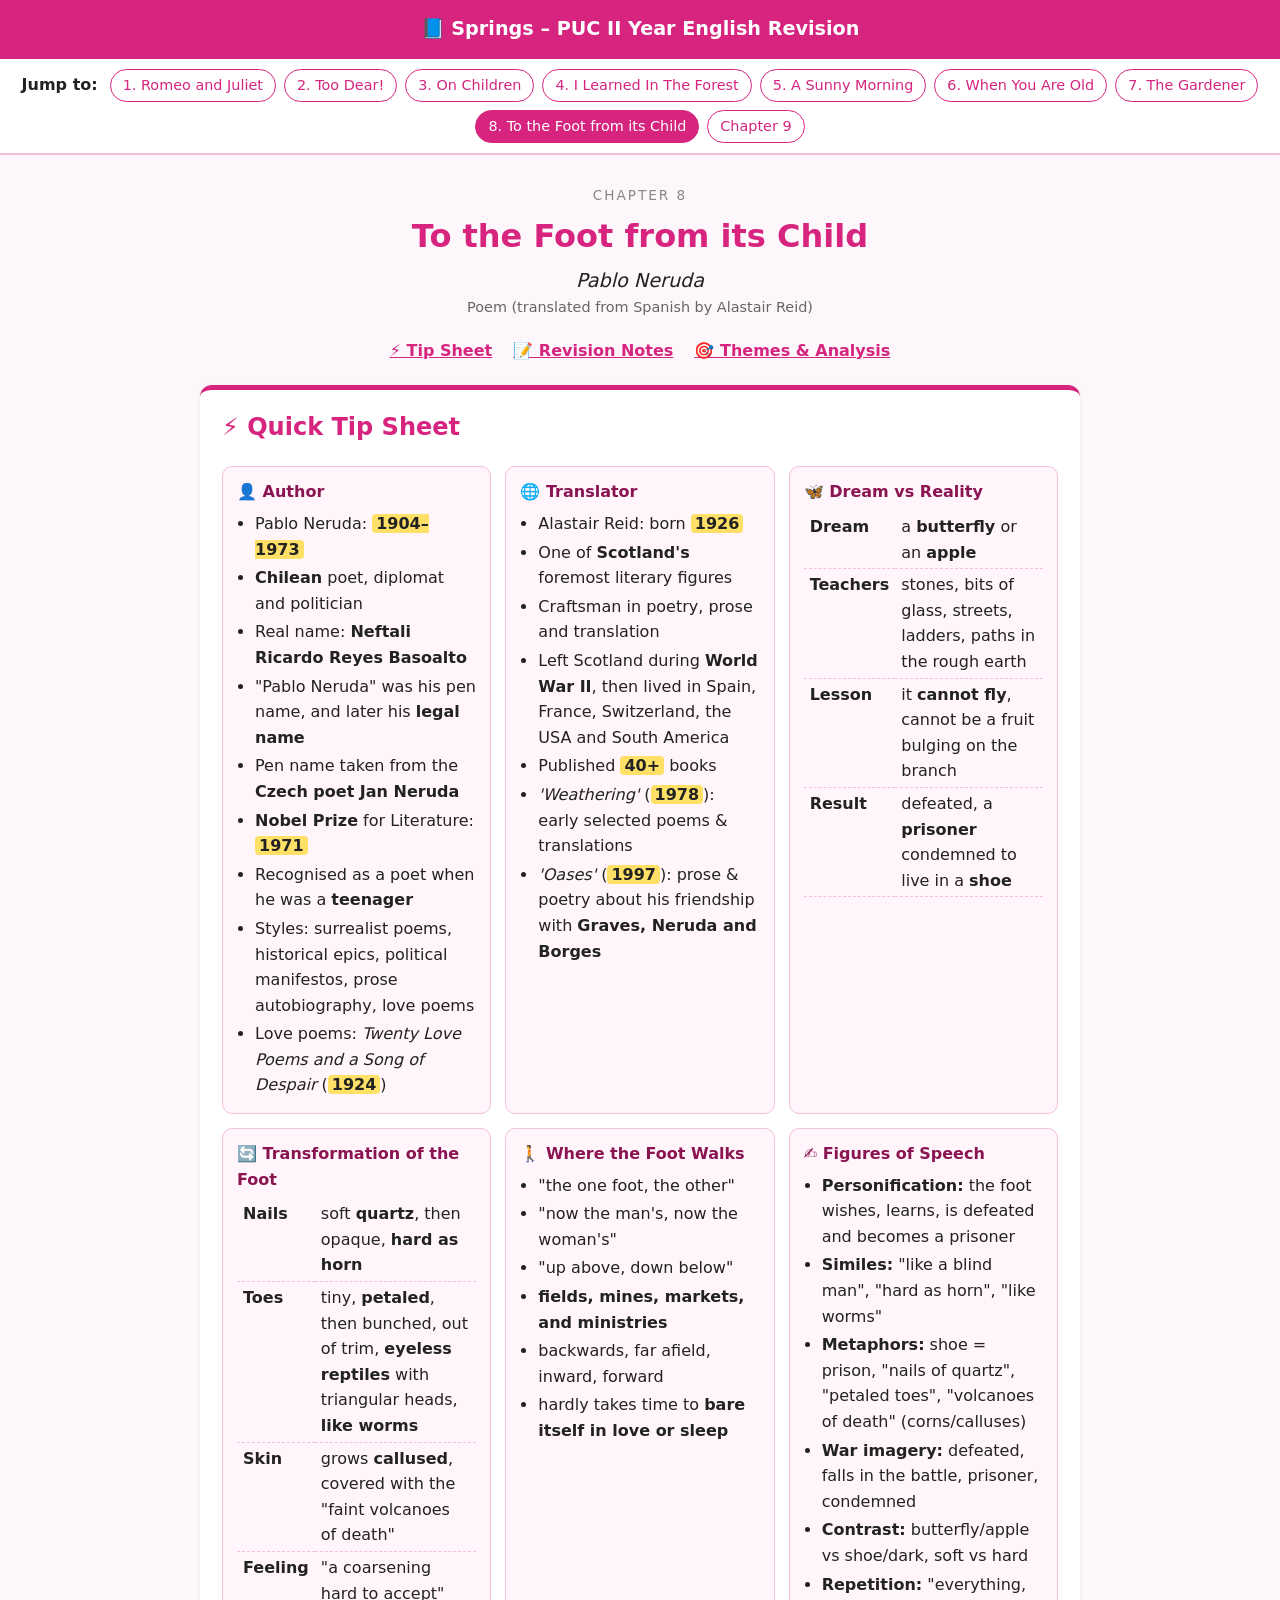
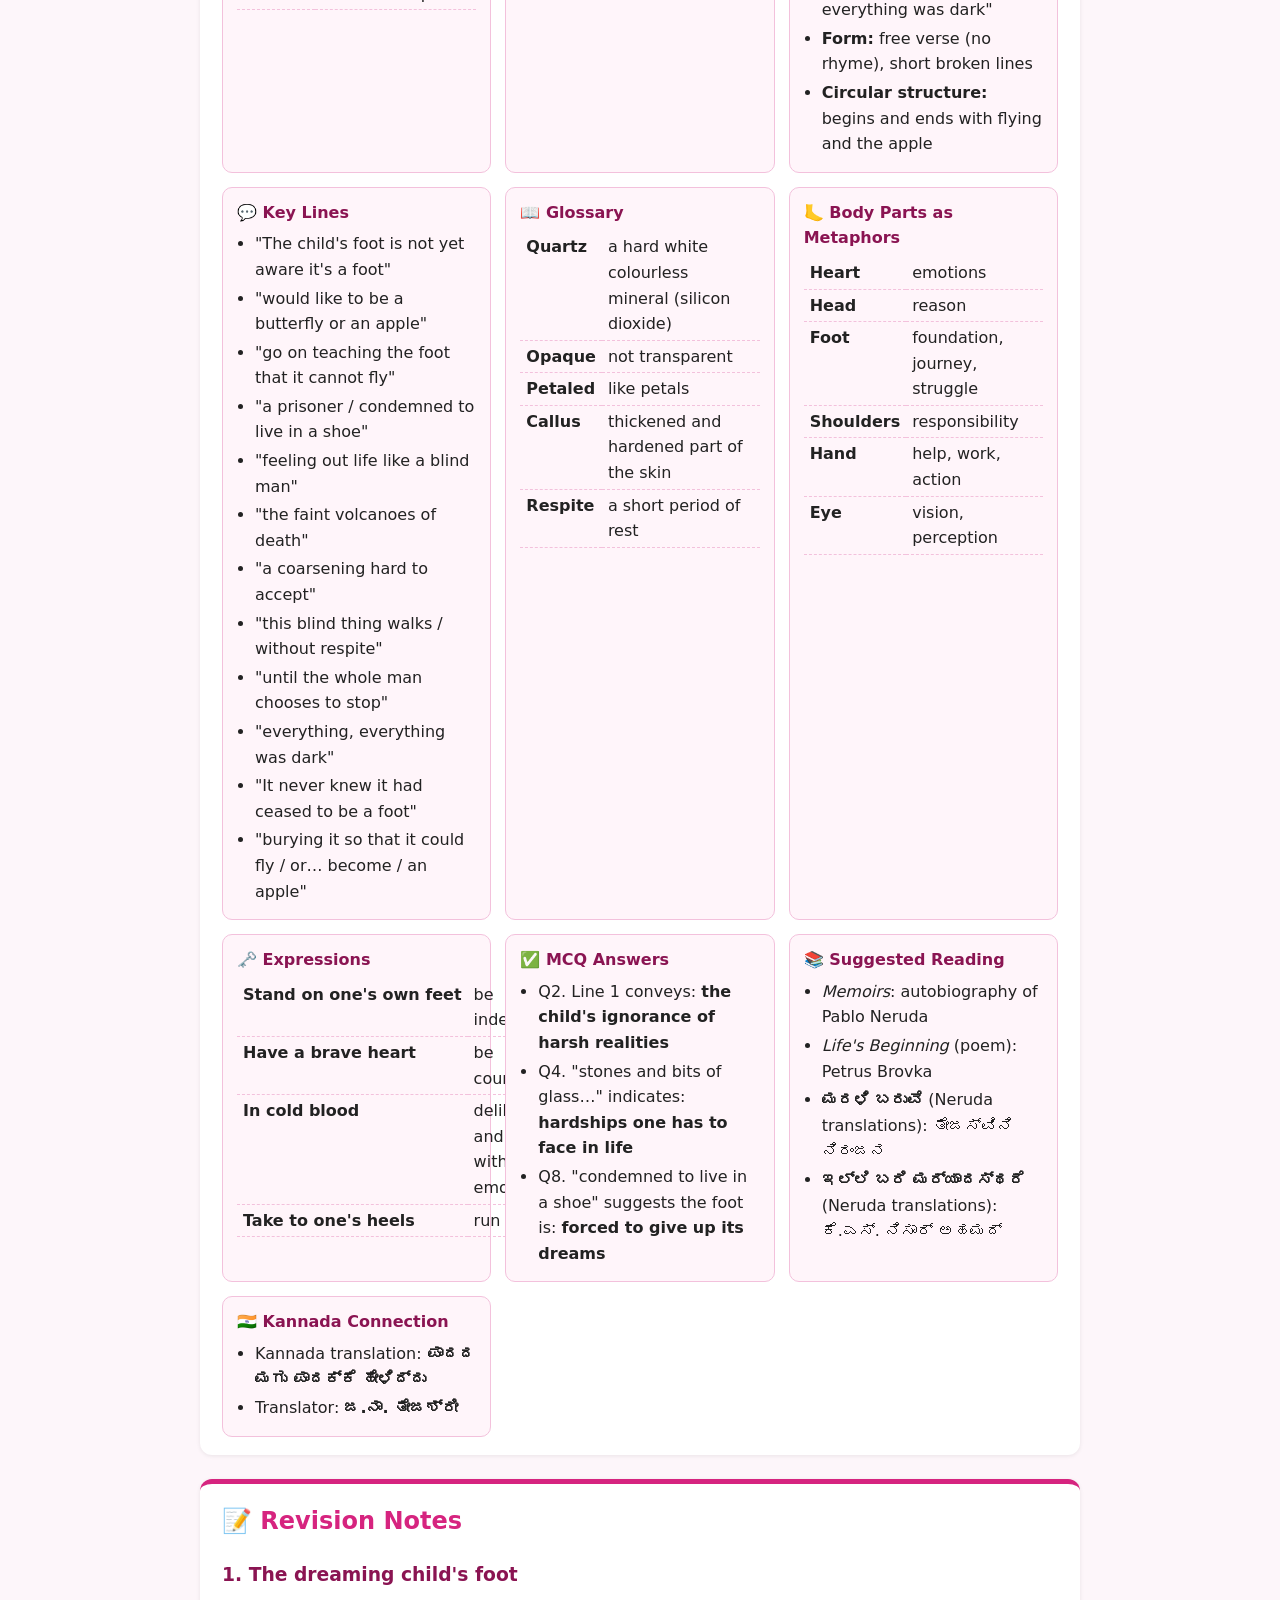
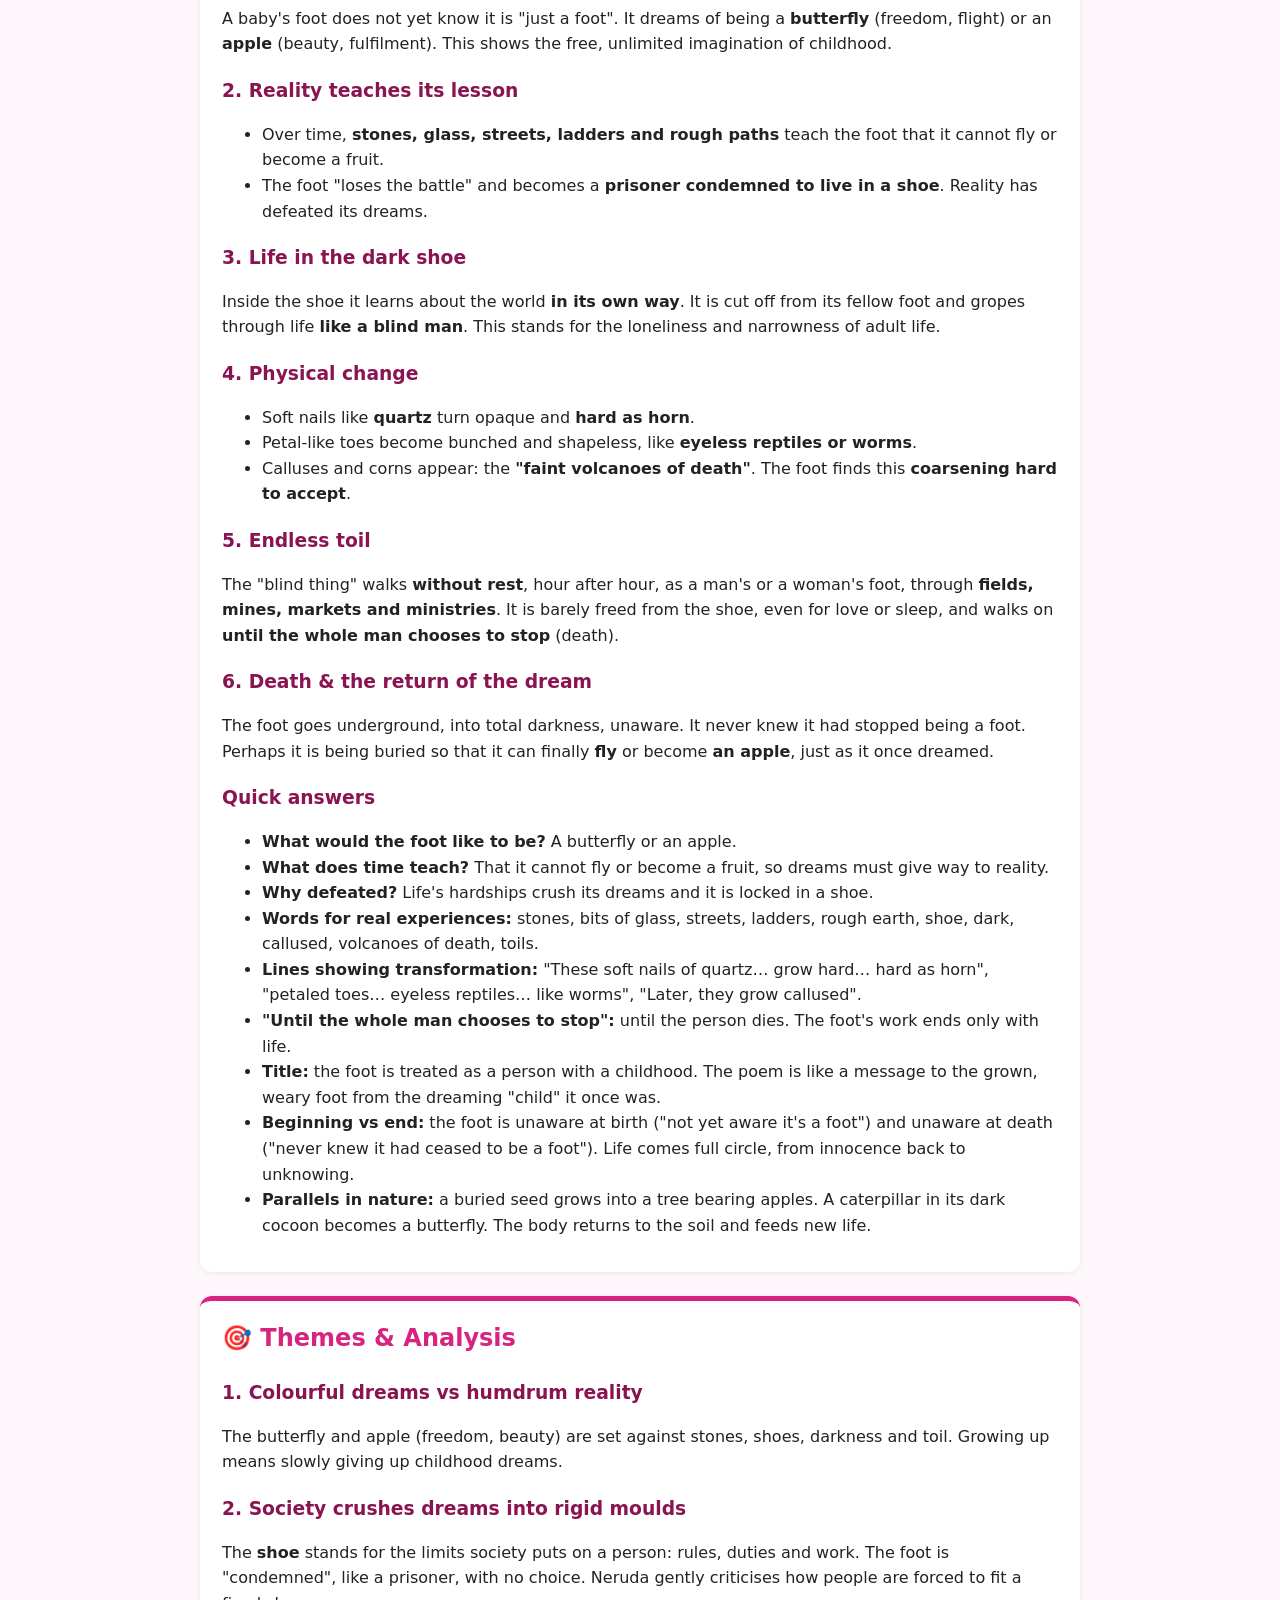
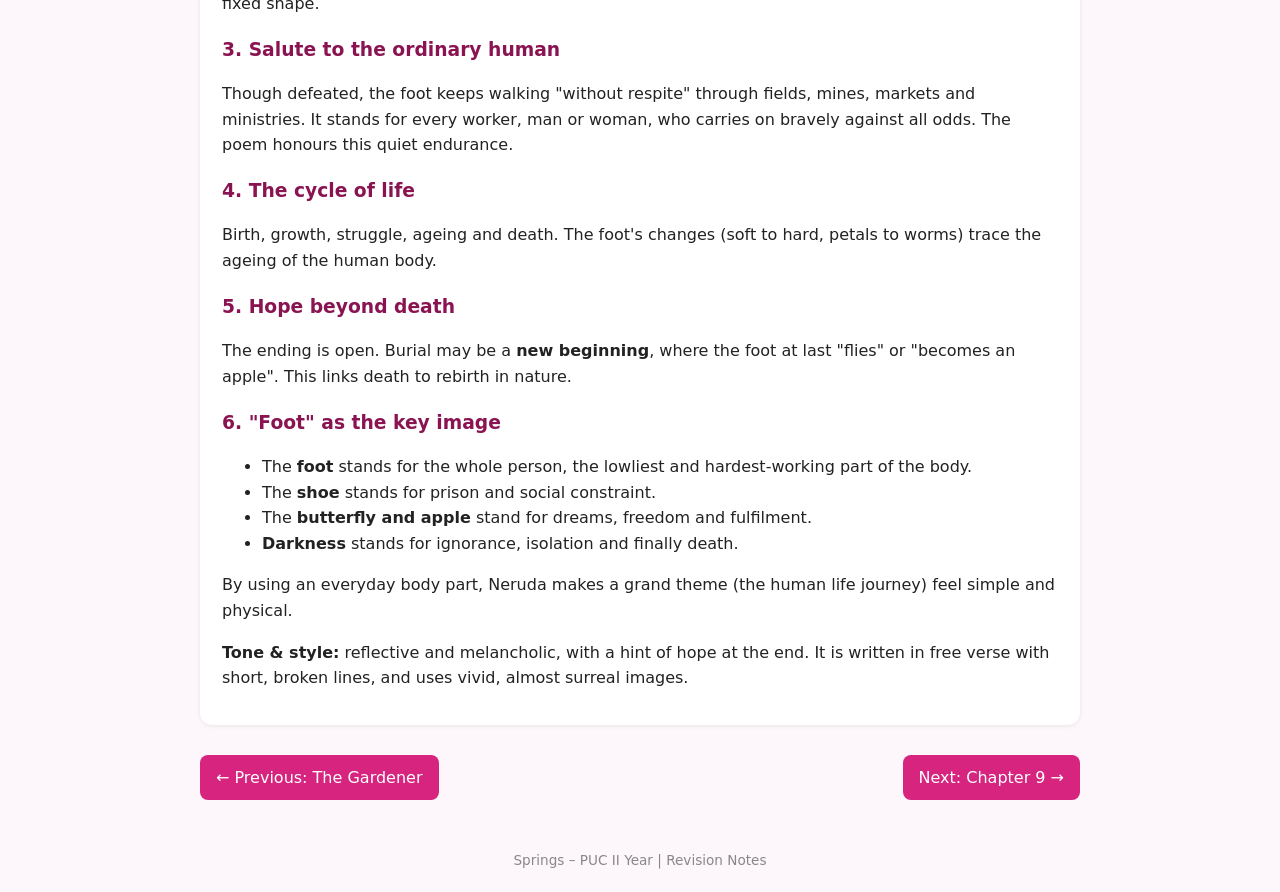
<file: chapter8.html>
<!DOCTYPE html>
<html lang="en">
<head>
  <meta charset="UTF-8">
  <meta name="viewport" content="width=device-width, initial-scale=1.0">
  <title>Ch 8: To the Foot from its Child | Springs Revision</title>
  <link rel="stylesheet" href="style.css">
</head>
<body>

<header class="site">
  <a href="index.html">📘 Springs – PUC II Year English Revision</a>
</header>

<nav class="chapters">
  <span class="label">Jump to:</span>
  <a href="index.html">1. Romeo and Juliet</a>
  <a href="chapter2.html">2. Too Dear!</a>
  <a href="chapter3.html">3. On Children</a>
  <a href="chapter4.html">4. I Learned In The Forest</a>
  <a href="chapter5.html">5. A Sunny Morning</a>
  <a href="chapter6.html">6. When You Are Old</a>
  <a href="chapter7.html">7. The Gardener</a>
  <a href="chapter8.html" class="current">8. To the Foot from its Child</a>
  <a href="chapter9.html">Chapter 9</a>
</nav>

<main>

  <div class="chapter-title">
    <div class="num">Chapter 8</div>
    <h1>To the Foot from its Child</h1>
    <div class="author">Pablo Neruda</div>
    <div class="meta">Poem (translated from Spanish by Alastair Reid)</div>
  </div>

  <div class="section-links">
    <a href="#tips">⚡ Tip Sheet</a>
    <a href="#notes">📝 Revision Notes</a>
    <a href="#themes">🎯 Themes &amp; Analysis</a>
  </div>

  <!-- ================= TIP SHEET ================= -->
  <section id="tips">
    <h2>⚡ Quick Tip Sheet</h2>
    <div class="tips">

      <div class="tip-card">
        <h3>👤 Author</h3>
        <ul>
          <li>Pablo Neruda: <span class="hl">1904–1973</span></li>
          <li><b>Chilean</b> poet, diplomat and politician</li>
          <li>Real name: <b>Neftali Ricardo Reyes Basoalto</b></li>
          <li>"Pablo Neruda" was his pen name, and later his <b>legal name</b></li>
          <li>Pen name taken from the <b>Czech poet Jan Neruda</b></li>
          <li><b>Nobel Prize</b> for Literature: <span class="hl">1971</span></li>
          <li>Recognised as a poet when he was a <b>teenager</b></li>
          <li>Styles: surrealist poems, historical epics, political manifestos, prose autobiography, love poems</li>
          <li>Love poems: <i>Twenty Love Poems and a Song of Despair</i> (<span class="hl">1924</span>)</li>
        </ul>
      </div>

      <div class="tip-card">
        <h3>🌐 Translator</h3>
        <ul>
          <li>Alastair Reid: born <span class="hl">1926</span></li>
          <li>One of <b>Scotland's</b> foremost literary figures</li>
          <li>Craftsman in poetry, prose and translation</li>
          <li>Left Scotland during <b>World War II</b>, then lived in Spain, France, Switzerland, the USA and South America</li>
          <li>Published <span class="hl">40+</span> books</li>
          <li><i>'Weathering'</i> (<span class="hl">1978</span>): early selected poems &amp; translations</li>
          <li><i>'Oases'</i> (<span class="hl">1997</span>): prose &amp; poetry about his friendship with <b>Graves, Neruda and Borges</b></li>
        </ul>
      </div>

      <div class="tip-card">
        <h3>🦋 Dream vs Reality</h3>
        <table>
          <tr><td>Dream</td><td>a <b>butterfly</b> or an <b>apple</b></td></tr>
          <tr><td>Teachers</td><td>stones, bits of glass, streets, ladders, paths in the rough earth</td></tr>
          <tr><td>Lesson</td><td>it <b>cannot fly</b>, cannot be a fruit bulging on the branch</td></tr>
          <tr><td>Result</td><td>defeated, a <b>prisoner</b> condemned to live in a <b>shoe</b></td></tr>
        </table>
      </div>

      <div class="tip-card">
        <h3>🔄 Transformation of the Foot</h3>
        <table>
          <tr><td>Nails</td><td>soft <b>quartz</b>, then opaque, <b>hard as horn</b></td></tr>
          <tr><td>Toes</td><td>tiny, <b>petaled</b>, then bunched, out of trim, <b>eyeless reptiles</b> with triangular heads, <b>like worms</b></td></tr>
          <tr><td>Skin</td><td>grows <b>callused</b>, covered with the "faint volcanoes of death"</td></tr>
          <tr><td>Feeling</td><td>"a coarsening hard to accept"</td></tr>
        </table>
      </div>

      <div class="tip-card">
        <h3>🚶 Where the Foot Walks</h3>
        <ul>
          <li>"the one foot, the other"</li>
          <li>"now the man's, now the woman's"</li>
          <li>"up above, down below"</li>
          <li><b>fields, mines, markets, and ministries</b></li>
          <li>backwards, far afield, inward, forward</li>
          <li>hardly takes time to <b>bare itself in love or sleep</b></li>
        </ul>
      </div>

      <div class="tip-card">
        <h3>✍️ Figures of Speech</h3>
        <ul>
          <li><b>Personification:</b> the foot wishes, learns, is defeated and becomes a prisoner</li>
          <li><b>Similes:</b> "like a blind man", "hard as horn", "like worms"</li>
          <li><b>Metaphors:</b> shoe = prison, "nails of quartz", "petaled toes", "volcanoes of death" (corns/calluses)</li>
          <li><b>War imagery:</b> defeated, falls in the battle, prisoner, condemned</li>
          <li><b>Contrast:</b> butterfly/apple vs shoe/dark, soft vs hard</li>
          <li><b>Repetition:</b> "everything, everything was dark"</li>
          <li><b>Form:</b> free verse (no rhyme), short broken lines</li>
          <li><b>Circular structure:</b> begins and ends with flying and the apple</li>
        </ul>
      </div>

      <div class="tip-card">
        <h3>💬 Key Lines</h3>
        <ul>
          <li>"The child's foot is not yet aware it's a foot"</li>
          <li>"would like to be a butterfly or an apple"</li>
          <li>"go on teaching the foot that it cannot fly"</li>
          <li>"a prisoner / condemned to live in a shoe"</li>
          <li>"feeling out life like a blind man"</li>
          <li>"the faint volcanoes of death"</li>
          <li>"a coarsening hard to accept"</li>
          <li>"this blind thing walks / without respite"</li>
          <li>"until the whole man chooses to stop"</li>
          <li>"everything, everything was dark"</li>
          <li>"It never knew it had ceased to be a foot"</li>
          <li>"burying it so that it could fly / or… become / an apple"</li>
        </ul>
      </div>

      <div class="tip-card">
        <h3>📖 Glossary</h3>
        <table>
          <tr><td>Quartz</td><td>a hard white colourless mineral (silicon dioxide)</td></tr>
          <tr><td>Opaque</td><td>not transparent</td></tr>
          <tr><td>Petaled</td><td>like petals</td></tr>
          <tr><td>Callus</td><td>thickened and hardened part of the skin</td></tr>
          <tr><td>Respite</td><td>a short period of rest</td></tr>
        </table>
      </div>

      <div class="tip-card">
        <h3>🦶 Body Parts as Metaphors</h3>
        <table>
          <tr><td>Heart</td><td>emotions</td></tr>
          <tr><td>Head</td><td>reason</td></tr>
          <tr><td>Foot</td><td>foundation, journey, struggle</td></tr>
          <tr><td>Shoulders</td><td>responsibility</td></tr>
          <tr><td>Hand</td><td>help, work, action</td></tr>
          <tr><td>Eye</td><td>vision, perception</td></tr>
        </table>
      </div>

      <div class="tip-card">
        <h3>🗝️ Expressions</h3>
        <table>
          <tr><td>Stand on one's own feet</td><td>be independent</td></tr>
          <tr><td>Have a brave heart</td><td>be courageous</td></tr>
          <tr><td>In cold blood</td><td>deliberately and cruelly, without emotion</td></tr>
          <tr><td>Take to one's heels</td><td>run away</td></tr>
        </table>
      </div>

      <div class="tip-card">
        <h3>✅ MCQ Answers</h3>
        <ul>
          <li>Q2. Line 1 conveys: <b>the child's ignorance of harsh realities</b></li>
          <li>Q4. "stones and bits of glass…" indicates: <b>hardships one has to face in life</b></li>
          <li>Q8. "condemned to live in a shoe" suggests the foot is: <b>forced to give up its dreams</b></li>
        </ul>
      </div>

      <div class="tip-card">
        <h3>📚 Suggested Reading</h3>
        <ul>
          <li><i>Memoirs</i>: autobiography of Pablo Neruda</li>
          <li><i>Life's Beginning</i> (poem): Petrus Brovka</li>
          <li><b>ಮರಳಿ ಬರುವೆ</b> (Neruda translations): ತೇಜಸ್ವಿನಿ ನಿರಂಜನ</li>
          <li><b>ಇಲ್ಲಿ ಬರಿ ಮರ್ಯಾದಸ್ಥರೆ</b> (Neruda translations): ಕೆ.ಎಸ್. ನಿಸಾರ್ ಅಹಮದ್</li>
        </ul>
      </div>

      <div class="tip-card">
        <h3>🇮🇳 Kannada Connection</h3>
        <ul>
          <li>Kannada translation: <b>ಪಾದದ ಮಗು ಪಾದಕ್ಕೆ ಹೇಳಿದ್ದು</b></li>
          <li>Translator: <b>ಜ.ನಾ. ತೇಜಶ್ರೀ</b></li>
        </ul>
      </div>

    </div>
  </section>

  <!-- ================= REVISION NOTES ================= -->
  <section id="notes">
    <h2>📝 Revision Notes</h2>

    <h3>1. The dreaming child's foot</h3>
    <p>A baby's foot does not yet know it is "just a foot". It dreams of being a <b>butterfly</b> (freedom, flight) or an <b>apple</b> (beauty, fulfilment). This shows the free, unlimited imagination of childhood.</p>

    <h3>2. Reality teaches its lesson</h3>
    <ul>
      <li>Over time, <b>stones, glass, streets, ladders and rough paths</b> teach the foot that it cannot fly or become a fruit.</li>
      <li>The foot "loses the battle" and becomes a <b>prisoner condemned to live in a shoe</b>. Reality has defeated its dreams.</li>
    </ul>

    <h3>3. Life in the dark shoe</h3>
    <p>Inside the shoe it learns about the world <b>in its own way</b>. It is cut off from its fellow foot and gropes through life <b>like a blind man</b>. This stands for the loneliness and narrowness of adult life.</p>

    <h3>4. Physical change</h3>
    <ul>
      <li>Soft nails like <b>quartz</b> turn opaque and <b>hard as horn</b>.</li>
      <li>Petal-like toes become bunched and shapeless, like <b>eyeless reptiles or worms</b>.</li>
      <li>Calluses and corns appear: the <b>"faint volcanoes of death"</b>. The foot finds this <b>coarsening hard to accept</b>.</li>
    </ul>

    <h3>5. Endless toil</h3>
    <p>The "blind thing" walks <b>without rest</b>, hour after hour, as a man's or a woman's foot, through <b>fields, mines, markets and ministries</b>. It is barely freed from the shoe, even for love or sleep, and walks on <b>until the whole man chooses to stop</b> (death).</p>

    <h3>6. Death &amp; the return of the dream</h3>
    <p>The foot goes underground, into total darkness, unaware. It never knew it had stopped being a foot. Perhaps it is being buried so that it can finally <b>fly</b> or become <b>an apple</b>, just as it once dreamed.</p>

    <h3>Quick answers</h3>
    <ul>
      <li><b>What would the foot like to be?</b> A butterfly or an apple.</li>
      <li><b>What does time teach?</b> That it cannot fly or become a fruit, so dreams must give way to reality.</li>
      <li><b>Why defeated?</b> Life's hardships crush its dreams and it is locked in a shoe.</li>
      <li><b>Words for real experiences:</b> stones, bits of glass, streets, ladders, rough earth, shoe, dark, callused, volcanoes of death, toils.</li>
      <li><b>Lines showing transformation:</b> "These soft nails of quartz… grow hard… hard as horn", "petaled toes… eyeless reptiles… like worms", "Later, they grow callused".</li>
      <li><b>"Until the whole man chooses to stop":</b> until the person dies. The foot's work ends only with life.</li>
      <li><b>Title:</b> the foot is treated as a person with a childhood. The poem is like a message to the grown, weary foot from the dreaming "child" it once was.</li>
      <li><b>Beginning vs end:</b> the foot is unaware at birth ("not yet aware it's a foot") and unaware at death ("never knew it had ceased to be a foot"). Life comes full circle, from innocence back to unknowing.</li>
      <li><b>Parallels in nature:</b> a buried seed grows into a tree bearing apples. A caterpillar in its dark cocoon becomes a butterfly. The body returns to the soil and feeds new life.</li>
    </ul>
  </section>

  <!-- ================= THEMES ================= -->
  <section id="themes">
    <h2>🎯 Themes &amp; Analysis</h2>

    <h3>1. Colourful dreams vs humdrum reality</h3>
    <p>The butterfly and apple (freedom, beauty) are set against stones, shoes, darkness and toil. Growing up means slowly giving up childhood dreams.</p>

    <h3>2. Society crushes dreams into rigid moulds</h3>
    <p>The <b>shoe</b> stands for the limits society puts on a person: rules, duties and work. The foot is "condemned", like a prisoner, with no choice. Neruda gently criticises how people are forced to fit a fixed shape.</p>

    <h3>3. Salute to the ordinary human</h3>
    <p>Though defeated, the foot keeps walking "without respite" through fields, mines, markets and ministries. It stands for every worker, man or woman, who carries on bravely against all odds. The poem honours this quiet endurance.</p>

    <h3>4. The cycle of life</h3>
    <p>Birth, growth, struggle, ageing and death. The foot's changes (soft to hard, petals to worms) trace the ageing of the human body.</p>

    <h3>5. Hope beyond death</h3>
    <p>The ending is open. Burial may be a <b>new beginning</b>, where the foot at last "flies" or "becomes an apple". This links death to rebirth in nature.</p>

    <h3>6. "Foot" as the key image</h3>
    <ul>
      <li>The <b>foot</b> stands for the whole person, the lowliest and hardest-working part of the body.</li>
      <li>The <b>shoe</b> stands for prison and social constraint.</li>
      <li>The <b>butterfly and apple</b> stand for dreams, freedom and fulfilment.</li>
      <li><b>Darkness</b> stands for ignorance, isolation and finally death.</li>
    </ul>
    <p>By using an everyday body part, Neruda makes a grand theme (the human life journey) feel simple and physical.</p>

    <p><b>Tone &amp; style:</b> reflective and melancholic, with a hint of hope at the end. It is written in free verse with short, broken lines, and uses vivid, almost surreal images.</p>
  </section>

  <div class="pager">
    <a href="chapter7.html">← Previous: The Gardener</a>
    <a href="chapter9.html">Next: Chapter 9 →</a>
  </div>

</main>

<footer>Springs – PUC II Year | Revision Notes</footer>

</body>
</html>
</file>
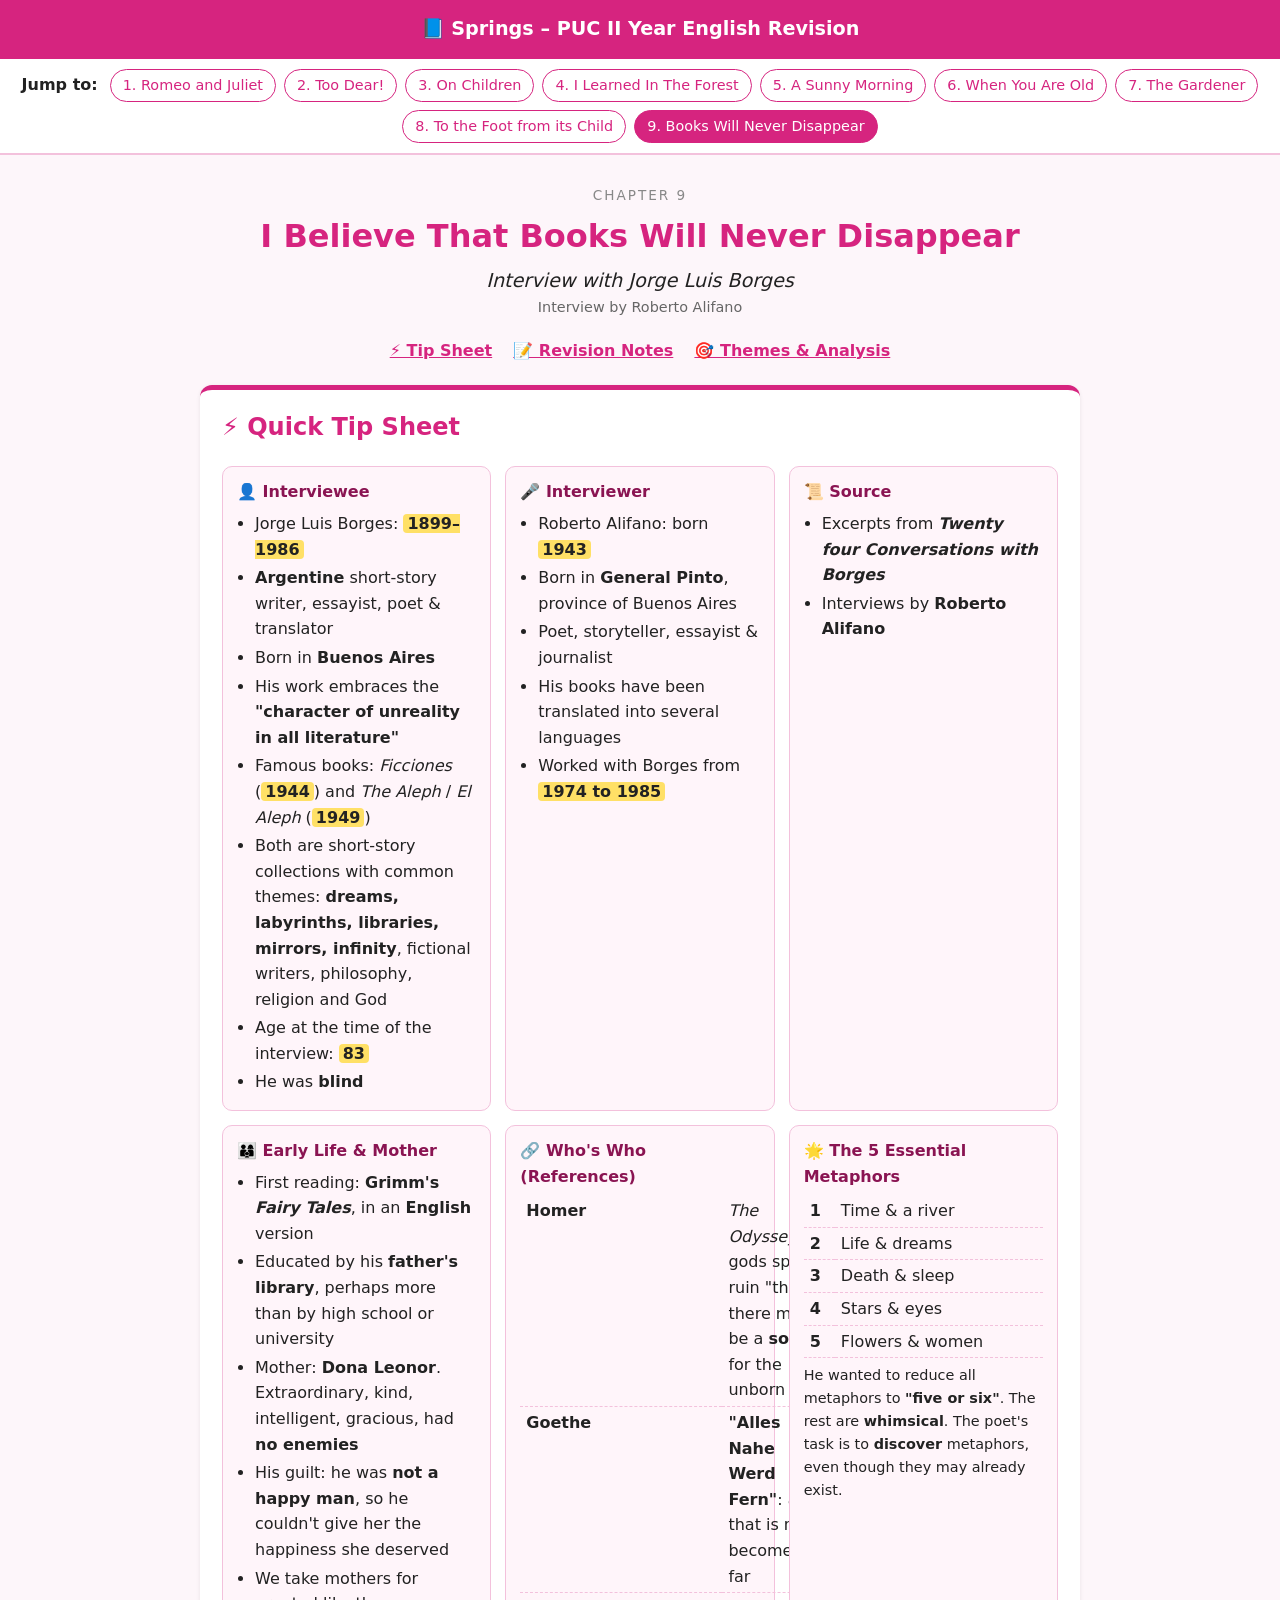
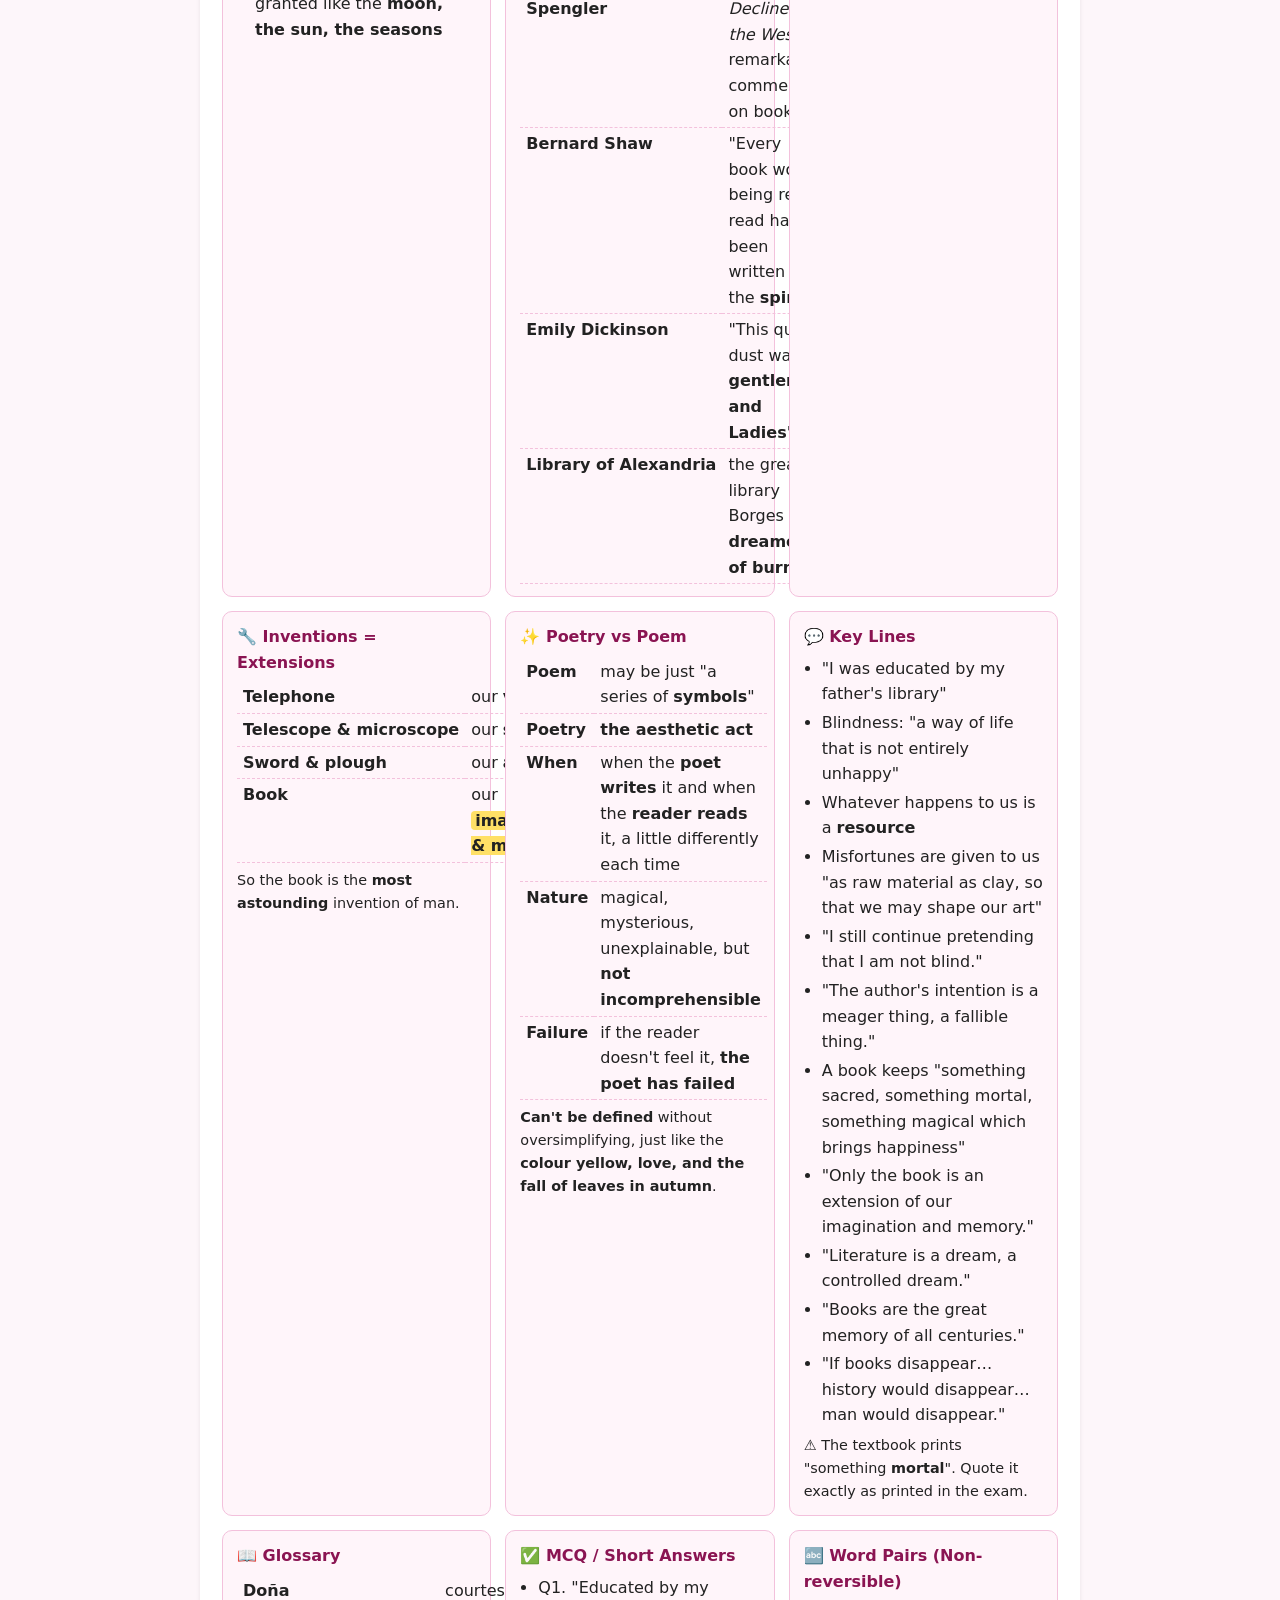
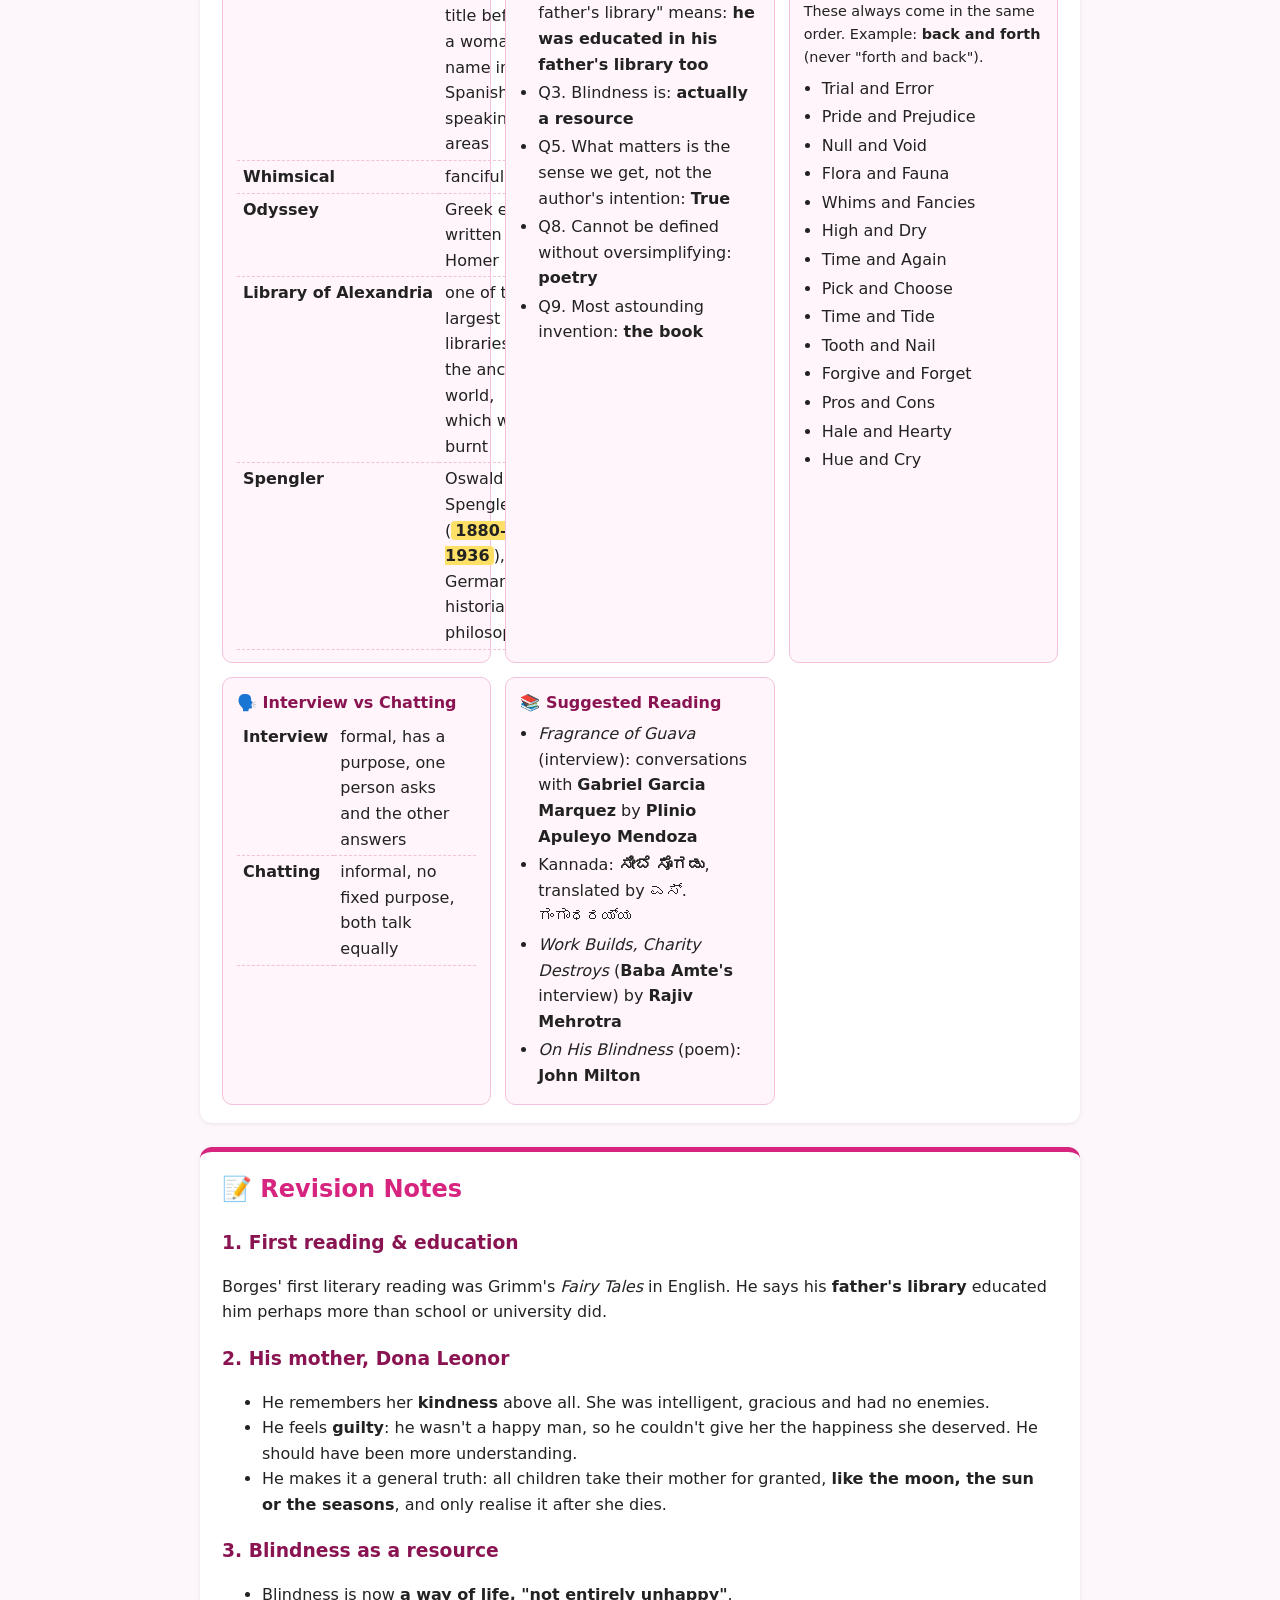
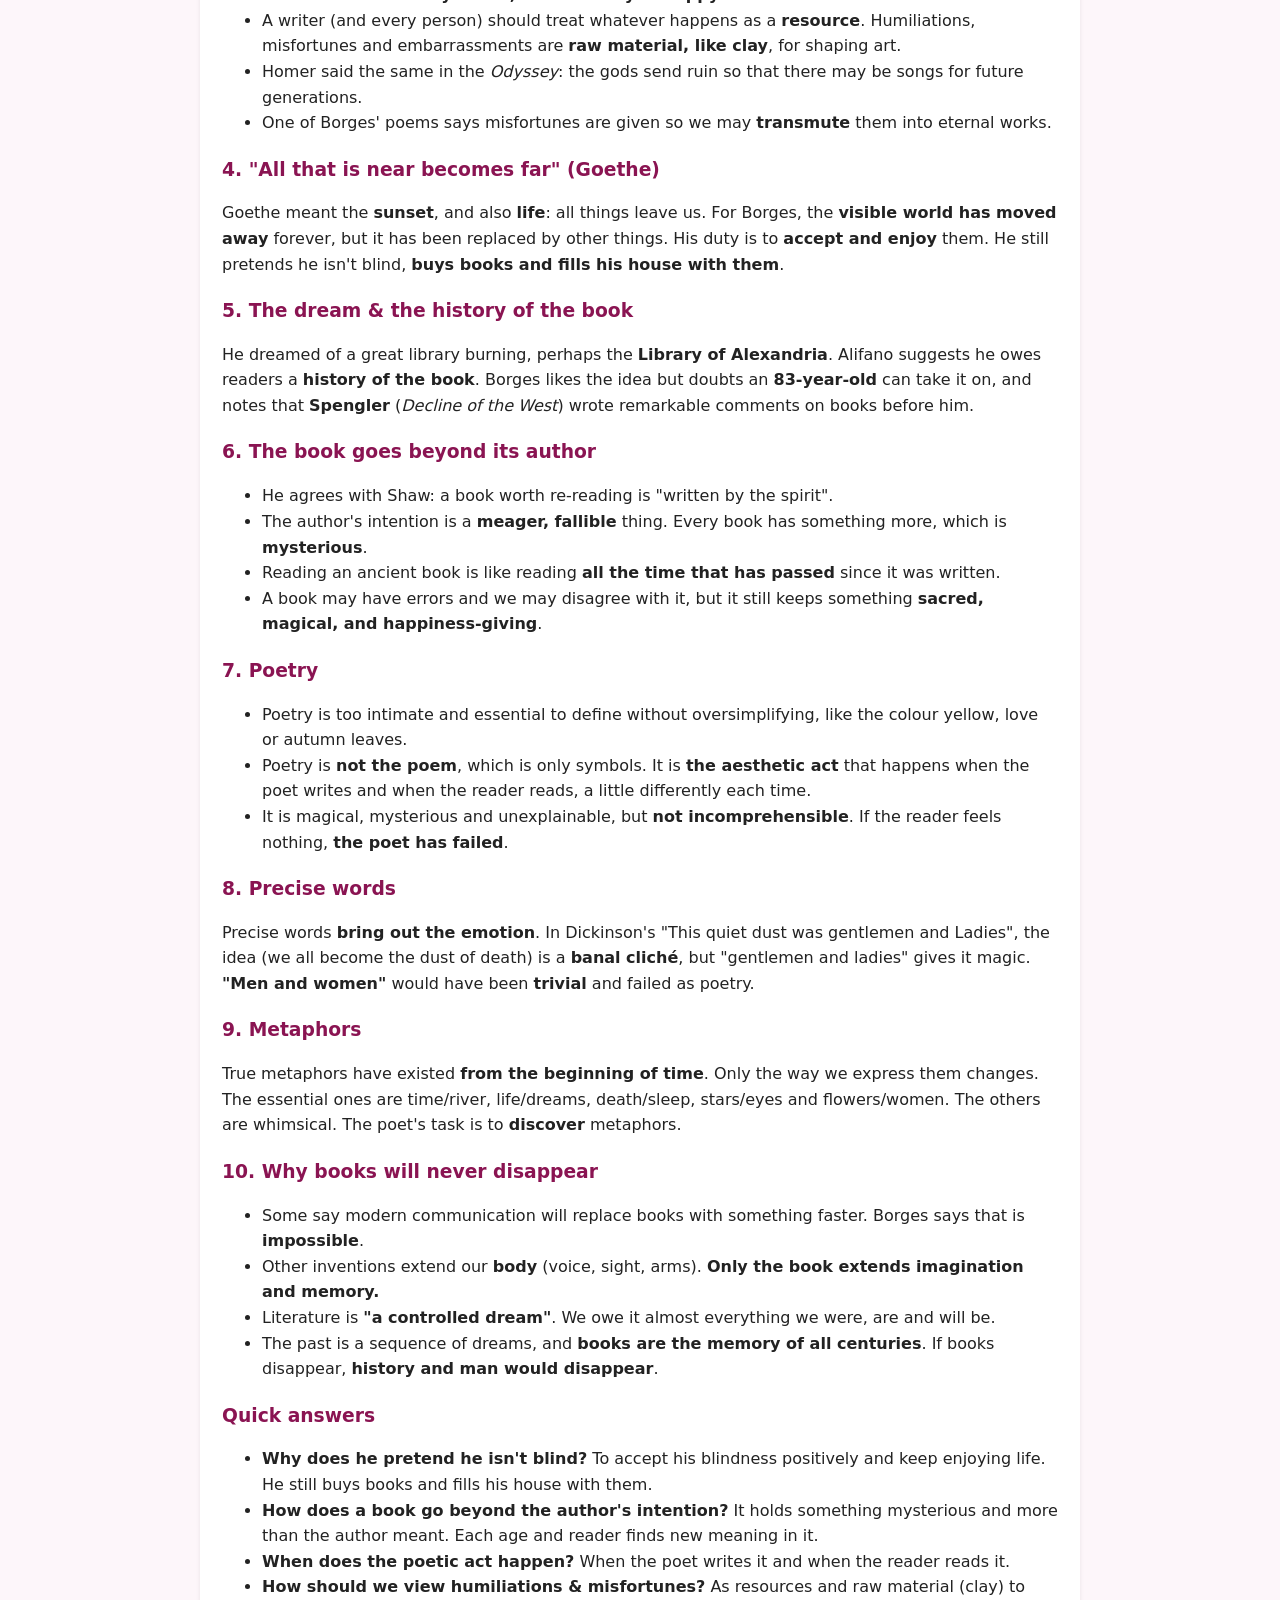
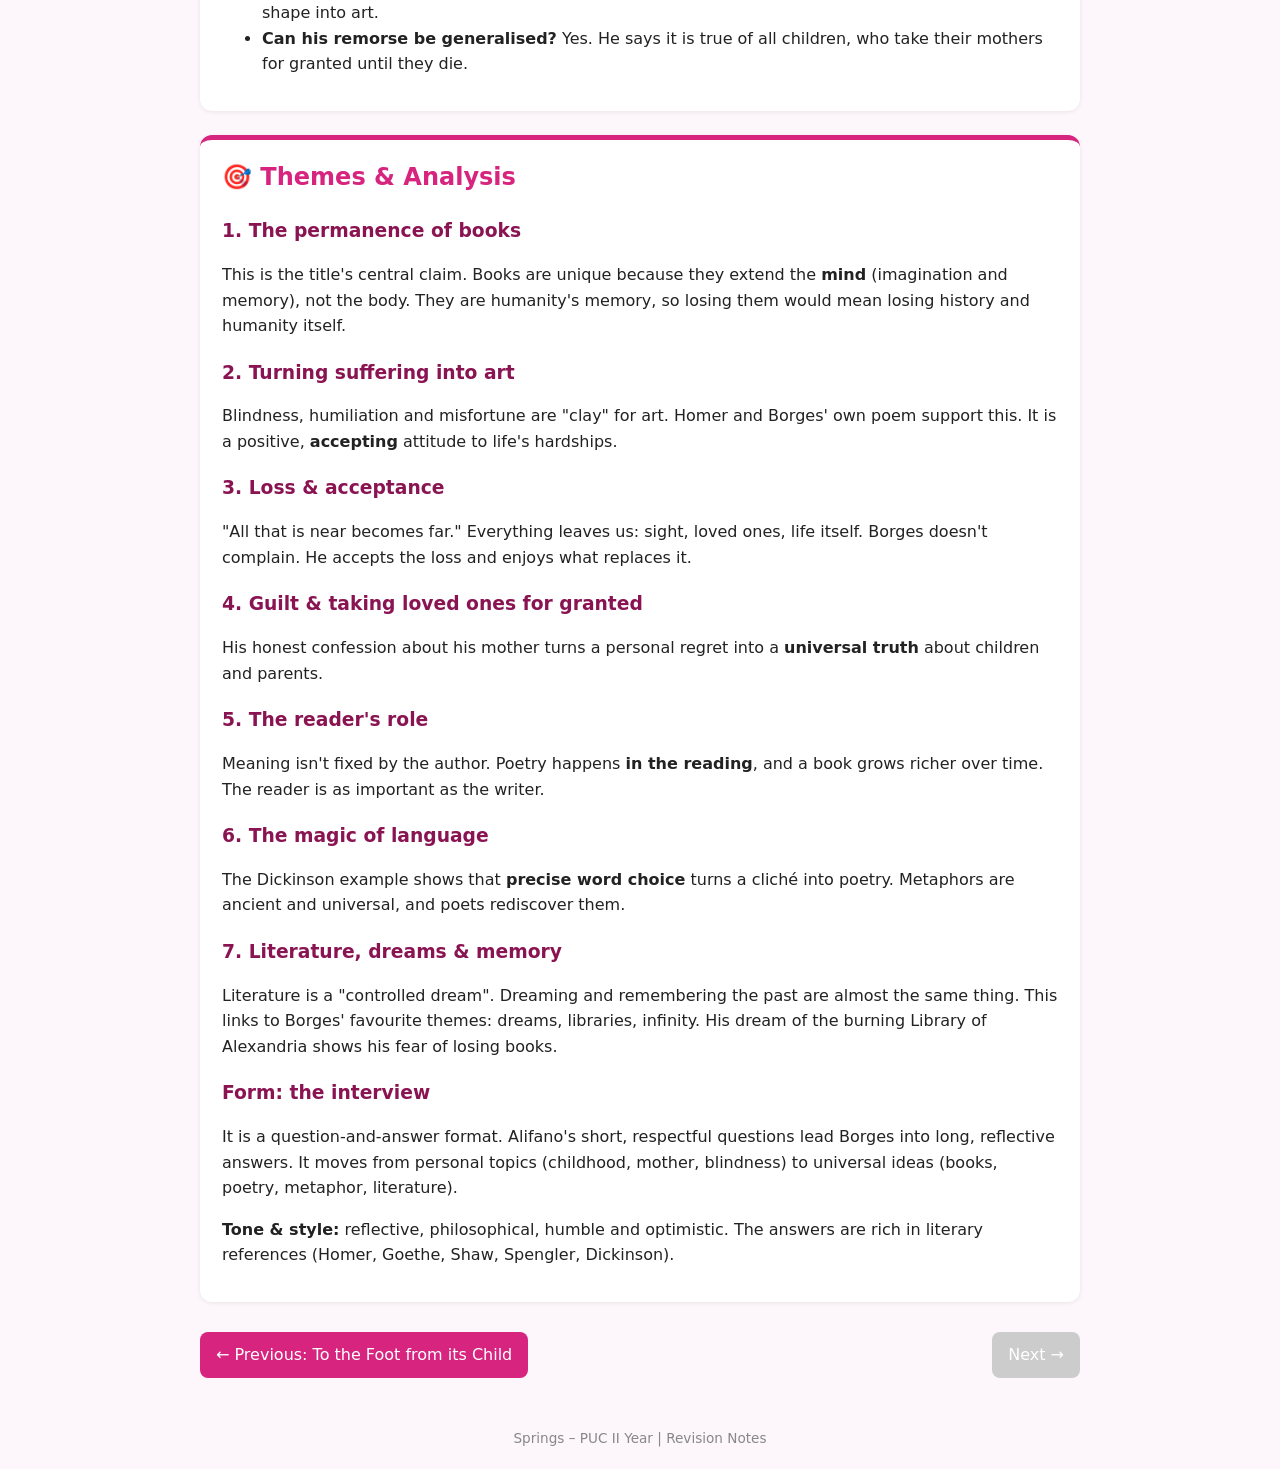
<file: chapter9.html>
<!DOCTYPE html>
<html lang="en">
<head>
  <meta charset="UTF-8">
  <meta name="viewport" content="width=device-width, initial-scale=1.0">
  <title>Ch 9: I Believe That Books Will Never Disappear | Springs Revision</title>
  <link rel="stylesheet" href="style.css">
</head>
<body>

<header class="site">
  <a href="index.html">📘 Springs – PUC II Year English Revision</a>
</header>

<nav class="chapters">
  <span class="label">Jump to:</span>
  <a href="index.html">1. Romeo and Juliet</a>
  <a href="chapter2.html">2. Too Dear!</a>
  <a href="chapter3.html">3. On Children</a>
  <a href="chapter4.html">4. I Learned In The Forest</a>
  <a href="chapter5.html">5. A Sunny Morning</a>
  <a href="chapter6.html">6. When You Are Old</a>
  <a href="chapter7.html">7. The Gardener</a>
  <a href="chapter8.html">8. To the Foot from its Child</a>
  <a href="chapter9.html" class="current">9. Books Will Never Disappear</a>
</nav>

<main>

  <div class="chapter-title">
    <div class="num">Chapter 9</div>
    <h1>I Believe That Books Will Never Disappear</h1>
    <div class="author">Interview with Jorge Luis Borges</div>
    <div class="meta">Interview by Roberto Alifano</div>
  </div>

  <div class="section-links">
    <a href="#tips">⚡ Tip Sheet</a>
    <a href="#notes">📝 Revision Notes</a>
    <a href="#themes">🎯 Themes &amp; Analysis</a>
  </div>

  <!-- ================= TIP SHEET ================= -->
  <section id="tips">
    <h2>⚡ Quick Tip Sheet</h2>
    <div class="tips">

      <div class="tip-card">
        <h3>👤 Interviewee</h3>
        <ul>
          <li>Jorge Luis Borges: <span class="hl">1899–1986</span></li>
          <li><b>Argentine</b> short-story writer, essayist, poet &amp; translator</li>
          <li>Born in <b>Buenos Aires</b></li>
          <li>His work embraces the <b>"character of unreality in all literature"</b></li>
          <li>Famous books: <i>Ficciones</i> (<span class="hl">1944</span>) and <i>The Aleph</i> / <i>El Aleph</i> (<span class="hl">1949</span>)</li>
          <li>Both are short-story collections with common themes: <b>dreams, labyrinths, libraries, mirrors, infinity</b>, fictional writers, philosophy, religion and God</li>
          <li>Age at the time of the interview: <span class="hl">83</span></li>
          <li>He was <b>blind</b></li>
        </ul>
      </div>

      <div class="tip-card">
        <h3>🎤 Interviewer</h3>
        <ul>
          <li>Roberto Alifano: born <span class="hl">1943</span></li>
          <li>Born in <b>General Pinto</b>, province of Buenos Aires</li>
          <li>Poet, storyteller, essayist &amp; journalist</li>
          <li>His books have been translated into several languages</li>
          <li>Worked with Borges from <span class="hl">1974 to 1985</span></li>
        </ul>
      </div>

      <div class="tip-card">
        <h3>📜 Source</h3>
        <ul>
          <li>Excerpts from <b><i>Twenty four Conversations with Borges</i></b></li>
          <li>Interviews by <b>Roberto Alifano</b></li>
        </ul>
      </div>

      <div class="tip-card">
        <h3>👨‍👩‍👦 Early Life &amp; Mother</h3>
        <ul>
          <li>First reading: <b>Grimm's <i>Fairy Tales</i></b>, in an <b>English</b> version</li>
          <li>Educated by his <b>father's library</b>, perhaps more than by high school or university</li>
          <li>Mother: <b>Dona Leonor</b>. Extraordinary, kind, intelligent, gracious, had <b>no enemies</b></li>
          <li>His guilt: he was <b>not a happy man</b>, so he couldn't give her the happiness she deserved</li>
          <li>We take mothers for granted like the <b>moon, the sun, the seasons</b></li>
        </ul>
      </div>

      <div class="tip-card">
        <h3>🔗 Who's Who (References)</h3>
        <table>
          <tr><td>Homer</td><td><i>The Odyssey</i>: gods spun ruin "that there might be a <b>song</b>" for the unborn</td></tr>
          <tr><td>Goethe</td><td><b>"Alles Nahe Werd Fern"</b>: all that is near becomes far</td></tr>
          <tr><td>Spengler</td><td><i>Decline of the West</i>: remarkable comments on books</td></tr>
          <tr><td>Bernard Shaw</td><td>"Every book worth being re-read has been written by the <b>spirit</b>"</td></tr>
          <tr><td>Emily Dickinson</td><td>"This quiet dust was <b>gentlemen and Ladies</b>"</td></tr>
          <tr><td>Library of Alexandria</td><td>the great library Borges <b>dreamed of burning</b></td></tr>
        </table>
      </div>

      <div class="tip-card">
        <h3>🌟 The 5 Essential Metaphors</h3>
        <table>
          <tr><td>1</td><td>Time &amp; a river</td></tr>
          <tr><td>2</td><td>Life &amp; dreams</td></tr>
          <tr><td>3</td><td>Death &amp; sleep</td></tr>
          <tr><td>4</td><td>Stars &amp; eyes</td></tr>
          <tr><td>5</td><td>Flowers &amp; women</td></tr>
        </table>
        <p style="margin:6px 0 0;font-size:0.9rem;">He wanted to reduce all metaphors to <b>"five or six"</b>. The rest are <b>whimsical</b>. The poet's task is to <b>discover</b> metaphors, even though they may already exist.</p>
      </div>

      <div class="tip-card">
        <h3>🔧 Inventions = Extensions</h3>
        <table>
          <tr><td>Telephone</td><td>our <b>voice</b></td></tr>
          <tr><td>Telescope &amp; microscope</td><td>our <b>sight</b></td></tr>
          <tr><td>Sword &amp; plough</td><td>our <b>arms</b></td></tr>
          <tr><td>Book</td><td>our <span class="hl">imagination &amp; memory</span></td></tr>
        </table>
        <p style="margin:6px 0 0;font-size:0.9rem;">So the book is the <b>most astounding</b> invention of man.</p>
      </div>

      <div class="tip-card">
        <h3>✨ Poetry vs Poem</h3>
        <table>
          <tr><td>Poem</td><td>may be just "a series of <b>symbols</b>"</td></tr>
          <tr><td>Poetry</td><td><b>the aesthetic act</b></td></tr>
          <tr><td>When</td><td>when the <b>poet writes</b> it and when the <b>reader reads</b> it, a little differently each time</td></tr>
          <tr><td>Nature</td><td>magical, mysterious, unexplainable, but <b>not incomprehensible</b></td></tr>
          <tr><td>Failure</td><td>if the reader doesn't feel it, <b>the poet has failed</b></td></tr>
        </table>
        <p style="margin:6px 0 0;font-size:0.9rem;"><b>Can't be defined</b> without oversimplifying, just like the <b>colour yellow, love, and the fall of leaves in autumn</b>.</p>
      </div>

      <div class="tip-card">
        <h3>💬 Key Lines</h3>
        <ul>
          <li>"I was educated by my father's library"</li>
          <li>Blindness: "a way of life that is not entirely unhappy"</li>
          <li>Whatever happens to us is a <b>resource</b></li>
          <li>Misfortunes are given to us "as raw material as clay, so that we may shape our art"</li>
          <li>"I still continue pretending that I am not blind."</li>
          <li>"The author's intention is a meager thing, a fallible thing."</li>
          <li>A book keeps "something sacred, something mortal, something magical which brings happiness"</li>
          <li>"Only the book is an extension of our imagination and memory."</li>
          <li>"Literature is a dream, a controlled dream."</li>
          <li>"Books are the great memory of all centuries."</li>
          <li>"If books disappear… history would disappear… man would disappear."</li>
        </ul>
        <p style="margin:6px 0 0;font-size:0.9rem;">⚠️ The textbook prints "something <b>mortal</b>". Quote it exactly as printed in the exam.</p>
      </div>

      <div class="tip-card">
        <h3>📖 Glossary</h3>
        <table>
          <tr><td>Doña</td><td>courtesy title before a woman's name in Spanish-speaking areas</td></tr>
          <tr><td>Whimsical</td><td>fanciful</td></tr>
          <tr><td>Odyssey</td><td>Greek epic written by Homer</td></tr>
          <tr><td>Library of Alexandria</td><td>one of the largest libraries of the ancient world, which was burnt</td></tr>
          <tr><td>Spengler</td><td>Oswald Spengler (<span class="hl">1880–1936</span>), German historian &amp; philosopher</td></tr>
        </table>
      </div>

      <div class="tip-card">
        <h3>✅ MCQ / Short Answers</h3>
        <ul>
          <li>Q1. "Educated by my father's library" means: <b>he was educated in his father's library too</b></li>
          <li>Q3. Blindness is: <b>actually a resource</b></li>
          <li>Q5. What matters is the sense we get, not the author's intention: <b>True</b></li>
          <li>Q8. Cannot be defined without oversimplifying: <b>poetry</b></li>
          <li>Q9. Most astounding invention: <b>the book</b></li>
        </ul>
      </div>

      <div class="tip-card">
        <h3>🔤 Word Pairs (Non-reversible)</h3>
        <p style="margin:0 0 6px;font-size:0.9rem;">These always come in the same order. Example: <b>back and forth</b> (never "forth and back").</p>
        <ul>
          <li>Trial and Error</li>
          <li>Pride and Prejudice</li>
          <li>Null and Void</li>
          <li>Flora and Fauna</li>
          <li>Whims and Fancies</li>
          <li>High and Dry</li>
          <li>Time and Again</li>
          <li>Pick and Choose</li>
          <li>Time and Tide</li>
          <li>Tooth and Nail</li>
          <li>Forgive and Forget</li>
          <li>Pros and Cons</li>
          <li>Hale and Hearty</li>
          <li>Hue and Cry</li>
        </ul>
      </div>

      <div class="tip-card">
        <h3>🗣️ Interview vs Chatting</h3>
        <table>
          <tr><td>Interview</td><td>formal, has a purpose, one person asks and the other answers</td></tr>
          <tr><td>Chatting</td><td>informal, no fixed purpose, both talk equally</td></tr>
        </table>
      </div>

      <div class="tip-card">
        <h3>📚 Suggested Reading</h3>
        <ul>
          <li><i>Fragrance of Guava</i> (interview): conversations with <b>Gabriel Garcia Marquez</b> by <b>Plinio Apuleyo Mendoza</b></li>
          <li>Kannada: <b>ಸೀಬೆ ಸೊಗಡು</b>, translated by ಎಸ್. ಗಂಗಾಧರಯ್ಯ</li>
          <li><i>Work Builds, Charity Destroys</i> (<b>Baba Amte's</b> interview) by <b>Rajiv Mehrotra</b></li>
          <li><i>On His Blindness</i> (poem): <b>John Milton</b></li>
        </ul>
      </div>

    </div>
  </section>

  <!-- ================= REVISION NOTES ================= -->
  <section id="notes">
    <h2>📝 Revision Notes</h2>

    <h3>1. First reading &amp; education</h3>
    <p>Borges' first literary reading was Grimm's <i>Fairy Tales</i> in English. He says his <b>father's library</b> educated him perhaps more than school or university did.</p>

    <h3>2. His mother, Dona Leonor</h3>
    <ul>
      <li>He remembers her <b>kindness</b> above all. She was intelligent, gracious and had no enemies.</li>
      <li>He feels <b>guilty</b>: he wasn't a happy man, so he couldn't give her the happiness she deserved. He should have been more understanding.</li>
      <li>He makes it a general truth: all children take their mother for granted, <b>like the moon, the sun or the seasons</b>, and only realise it after she dies.</li>
    </ul>

    <h3>3. Blindness as a resource</h3>
    <ul>
      <li>Blindness is now <b>a way of life, "not entirely unhappy"</b>.</li>
      <li>A writer (and every person) should treat whatever happens as a <b>resource</b>. Humiliations, misfortunes and embarrassments are <b>raw material, like clay</b>, for shaping art.</li>
      <li>Homer said the same in the <i>Odyssey</i>: the gods send ruin so that there may be songs for future generations.</li>
      <li>One of Borges' poems says misfortunes are given so we may <b>transmute</b> them into eternal works.</li>
    </ul>

    <h3>4. "All that is near becomes far" (Goethe)</h3>
    <p>Goethe meant the <b>sunset</b>, and also <b>life</b>: all things leave us. For Borges, the <b>visible world has moved away</b> forever, but it has been replaced by other things. His duty is to <b>accept and enjoy</b> them. He still pretends he isn't blind, <b>buys books and fills his house with them</b>.</p>

    <h3>5. The dream &amp; the history of the book</h3>
    <p>He dreamed of a great library burning, perhaps the <b>Library of Alexandria</b>. Alifano suggests he owes readers a <b>history of the book</b>. Borges likes the idea but doubts an <b>83-year-old</b> can take it on, and notes that <b>Spengler</b> (<i>Decline of the West</i>) wrote remarkable comments on books before him.</p>

    <h3>6. The book goes beyond its author</h3>
    <ul>
      <li>He agrees with Shaw: a book worth re-reading is "written by the spirit".</li>
      <li>The author's intention is a <b>meager, fallible</b> thing. Every book has something more, which is <b>mysterious</b>.</li>
      <li>Reading an ancient book is like reading <b>all the time that has passed</b> since it was written.</li>
      <li>A book may have errors and we may disagree with it, but it still keeps something <b>sacred, magical, and happiness-giving</b>.</li>
    </ul>

    <h3>7. Poetry</h3>
    <ul>
      <li>Poetry is too intimate and essential to define without oversimplifying, like the colour yellow, love or autumn leaves.</li>
      <li>Poetry is <b>not the poem</b>, which is only symbols. It is <b>the aesthetic act</b> that happens when the poet writes and when the reader reads, a little differently each time.</li>
      <li>It is magical, mysterious and unexplainable, but <b>not incomprehensible</b>. If the reader feels nothing, <b>the poet has failed</b>.</li>
    </ul>

    <h3>8. Precise words</h3>
    <p>Precise words <b>bring out the emotion</b>. In Dickinson's "This quiet dust was gentlemen and Ladies", the idea (we all become the dust of death) is a <b>banal cliché</b>, but "gentlemen and ladies" gives it magic. <b>"Men and women"</b> would have been <b>trivial</b> and failed as poetry.</p>

    <h3>9. Metaphors</h3>
    <p>True metaphors have existed <b>from the beginning of time</b>. Only the way we express them changes. The essential ones are time/river, life/dreams, death/sleep, stars/eyes and flowers/women. The others are whimsical. The poet's task is to <b>discover</b> metaphors.</p>

    <h3>10. Why books will never disappear</h3>
    <ul>
      <li>Some say modern communication will replace books with something faster. Borges says that is <b>impossible</b>.</li>
      <li>Other inventions extend our <b>body</b> (voice, sight, arms). <b>Only the book extends imagination and memory.</b></li>
      <li>Literature is <b>"a controlled dream"</b>. We owe it almost everything we were, are and will be.</li>
      <li>The past is a sequence of dreams, and <b>books are the memory of all centuries</b>. If books disappear, <b>history and man would disappear</b>.</li>
    </ul>

    <h3>Quick answers</h3>
    <ul>
      <li><b>Why does he pretend he isn't blind?</b> To accept his blindness positively and keep enjoying life. He still buys books and fills his house with them.</li>
      <li><b>How does a book go beyond the author's intention?</b> It holds something mysterious and more than the author meant. Each age and reader finds new meaning in it.</li>
      <li><b>When does the poetic act happen?</b> When the poet writes it and when the reader reads it.</li>
      <li><b>How should we view humiliations &amp; misfortunes?</b> As resources and raw material (clay) to shape into art.</li>
      <li><b>Can his remorse be generalised?</b> Yes. He says it is true of all children, who take their mothers for granted until they die.</li>
    </ul>
  </section>

  <!-- ================= THEMES ================= -->
  <section id="themes">
    <h2>🎯 Themes &amp; Analysis</h2>

    <h3>1. The permanence of books</h3>
    <p>This is the title's central claim. Books are unique because they extend the <b>mind</b> (imagination and memory), not the body. They are humanity's memory, so losing them would mean losing history and humanity itself.</p>

    <h3>2. Turning suffering into art</h3>
    <p>Blindness, humiliation and misfortune are "clay" for art. Homer and Borges' own poem support this. It is a positive, <b>accepting</b> attitude to life's hardships.</p>

    <h3>3. Loss &amp; acceptance</h3>
    <p>"All that is near becomes far." Everything leaves us: sight, loved ones, life itself. Borges doesn't complain. He accepts the loss and enjoys what replaces it.</p>

    <h3>4. Guilt &amp; taking loved ones for granted</h3>
    <p>His honest confession about his mother turns a personal regret into a <b>universal truth</b> about children and parents.</p>

    <h3>5. The reader's role</h3>
    <p>Meaning isn't fixed by the author. Poetry happens <b>in the reading</b>, and a book grows richer over time. The reader is as important as the writer.</p>

    <h3>6. The magic of language</h3>
    <p>The Dickinson example shows that <b>precise word choice</b> turns a cliché into poetry. Metaphors are ancient and universal, and poets rediscover them.</p>

    <h3>7. Literature, dreams &amp; memory</h3>
    <p>Literature is a "controlled dream". Dreaming and remembering the past are almost the same thing. This links to Borges' favourite themes: dreams, libraries, infinity. His dream of the burning Library of Alexandria shows his fear of losing books.</p>

    <h3>Form: the interview</h3>
    <p>It is a question-and-answer format. Alifano's short, respectful questions lead Borges into long, reflective answers. It moves from personal topics (childhood, mother, blindness) to universal ideas (books, poetry, metaphor, literature).</p>

    <p><b>Tone &amp; style:</b> reflective, philosophical, humble and optimistic. The answers are rich in literary references (Homer, Goethe, Shaw, Spengler, Dickinson).</p>
  </section>

  <div class="pager">
    <a href="chapter8.html">← Previous: To the Foot from its Child</a>
    <span class="disabled">Next →</span>
  </div>

</main>

<footer>Springs – PUC II Year | Revision Notes</footer>

</body>
</html>
</file>
<file: style.css>
* { box-sizing: border-box; }

body {
  margin: 0;
  font-family: system-ui, -apple-system, "Segoe UI", Roboto, Arial, sans-serif;
  background: #fdf6fa;
  color: #222;
  line-height: 1.6;
}

/* ---------- Top header ---------- */
header.site {
  background: #d6247f;
  color: #fff;
  padding: 14px 20px;
  text-align: center;
}
header.site a {
  color: #fff;
  text-decoration: none;
  font-weight: 700;
  font-size: 1.2rem;
}

/* ---------- Chapter jump bar ---------- */
nav.chapters {
  background: #fff;
  border-bottom: 2px solid #f3c1dc;
  padding: 10px 16px;
  display: flex;
  flex-wrap: wrap;
  gap: 8px;
  justify-content: center;
  align-items: center;
}
nav.chapters .label {
  font-weight: 600;
  margin-right: 4px;
}
nav.chapters a {
  padding: 4px 12px;
  border-radius: 20px;
  border: 1px solid #d6247f;
  color: #d6247f;
  text-decoration: none;
  font-size: 0.9rem;
}
nav.chapters a:hover { background: #fde4f1; }
nav.chapters a.current {
  background: #d6247f;
  color: #fff;
}

/* ---------- Main area ---------- */
main {
  max-width: 920px;
  margin: 0 auto;
  padding: 20px;
}

.chapter-title {
  text-align: center;
  margin: 10px 0 18px;
}
.chapter-title .num {
  text-transform: uppercase;
  letter-spacing: 2px;
  color: #888;
  font-size: 0.85rem;
}
.chapter-title h1 {
  color: #d6247f;
  margin: 4px 0;
}
.chapter-title .author {
  font-style: italic;
  font-size: 1.2rem;
}
.chapter-title .meta {
  color: #666;
  font-size: 0.9rem;
}

.section-links {
  text-align: center;
  margin-bottom: 22px;
}
.section-links a {
  margin: 0 8px;
  color: #d6247f;
  font-weight: 600;
}

section {
  background: #fff;
  border-radius: 12px;
  padding: 18px 22px;
  margin-bottom: 24px;
  box-shadow: 0 1px 4px rgba(0,0,0,0.08);
  border-top: 5px solid #d6247f;
}
section h2 {
  margin-top: 0;
  color: #d6247f;
}
h3 {
  color: #8a1452;
  margin-bottom: 6px;
}

/* ---------- Tip sheet cards ---------- */
.tips {
  display: grid;
  grid-template-columns: repeat(auto-fit, minmax(260px, 1fr));
  gap: 14px;
}
.tip-card {
  background: #fff5fa;
  border: 1px solid #f3c1dc;
  border-radius: 10px;
  padding: 12px 14px;
}
.tip-card h3 {
  margin-top: 0;
  font-size: 1rem;
}
.tip-card ul {
  margin: 0;
  padding-left: 18px;
}
.tip-card li { margin-bottom: 3px; }

.hl {
  background: #ffe066;
  padding: 0 4px;
  border-radius: 4px;
  font-weight: 700;
}

table {
  border-collapse: collapse;
  width: 100%;
}
td {
  padding: 3px 6px;
  border-bottom: 1px dashed #f3c1dc;
  vertical-align: top;
}
td:first-child {
  font-weight: 600;
  white-space: nowrap;
}

blockquote {
  margin: 8px 0;
  padding: 6px 12px;
  border-left: 4px solid #d6247f;
  background: #fff5fa;
  font-style: italic;
}

ol.flow li { margin-bottom: 6px; }

/* ---------- Previous / Next buttons ---------- */
.pager {
  display: flex;
  justify-content: space-between;
  gap: 10px;
  margin: 30px 0 10px;
}
.pager a, .pager span {
  padding: 10px 16px;
  border-radius: 8px;
  text-decoration: none;
  color: #fff;
  background: #d6247f;
}
.pager a:hover { background: #a81a63; }
.pager span.disabled { background: #ccc; }

footer {
  text-align: center;
  color: #888;
  font-size: 0.85rem;
  padding: 20px;
}
</file>
